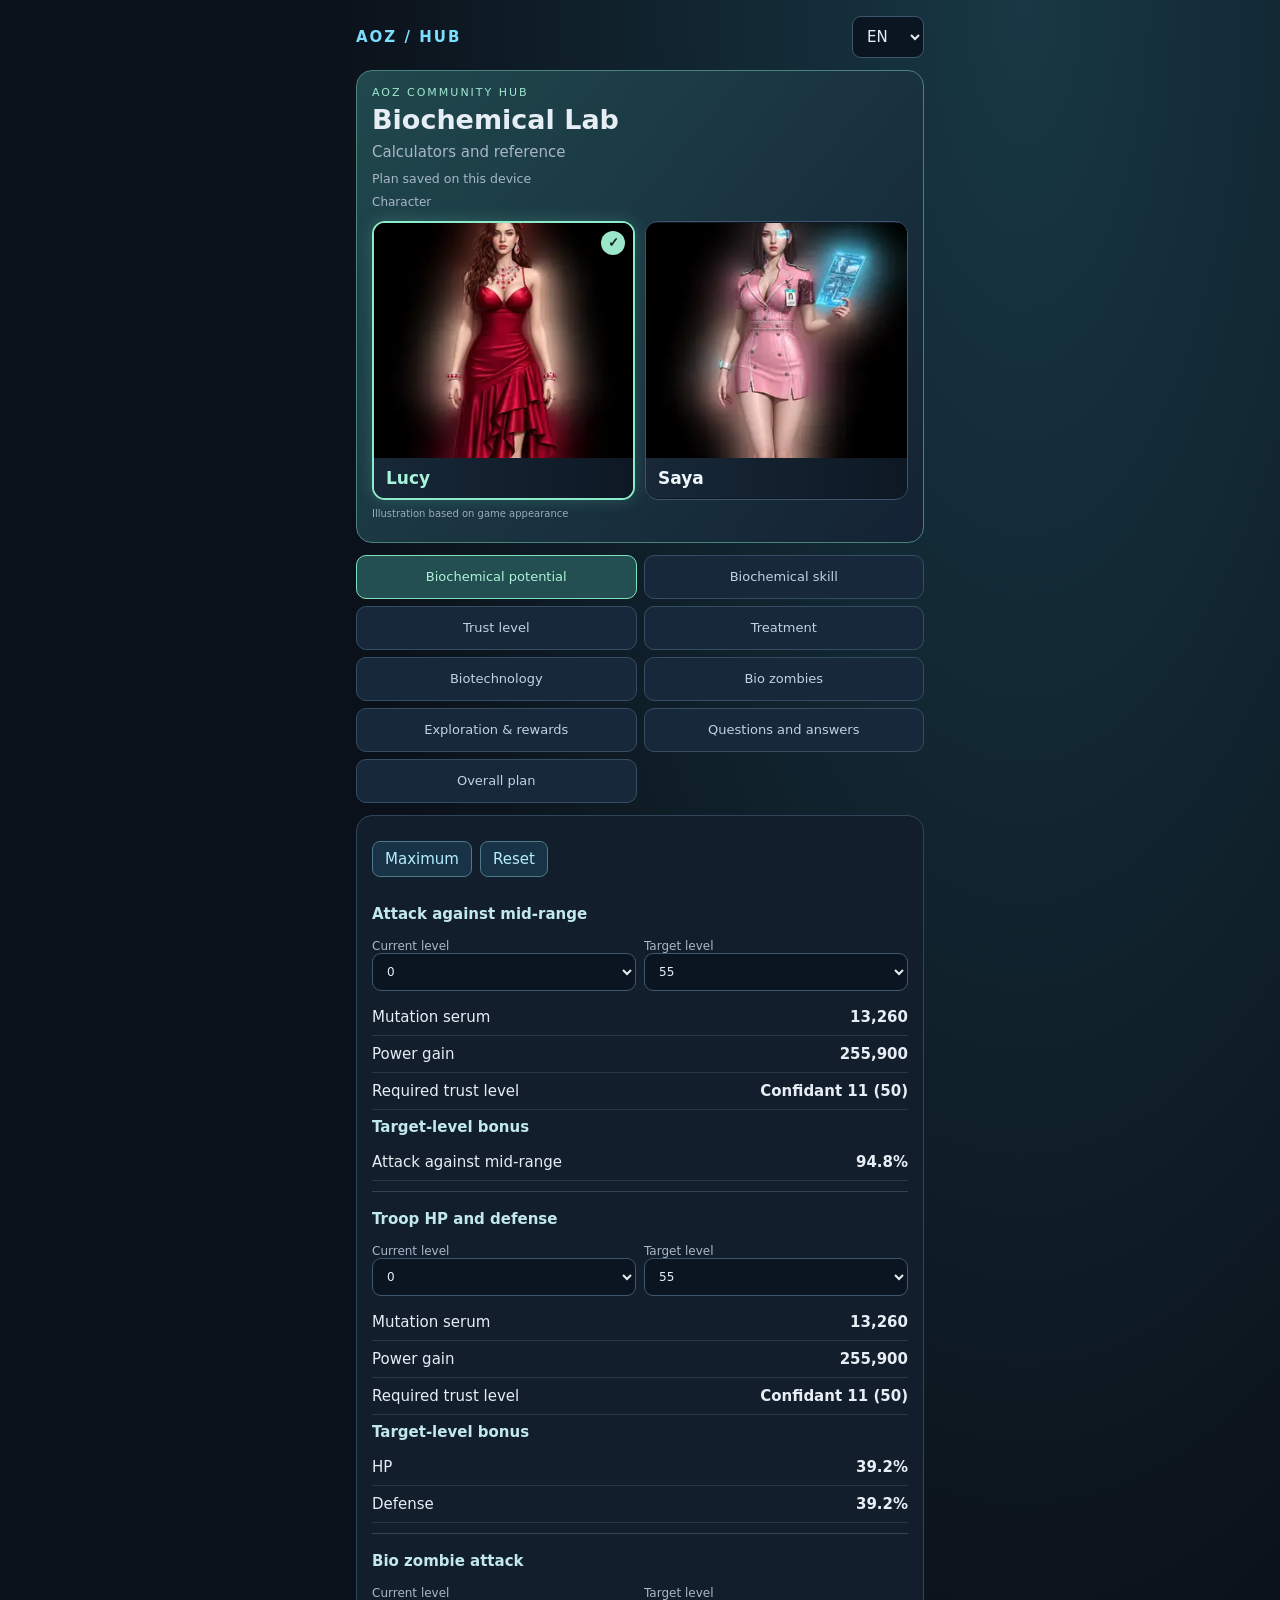
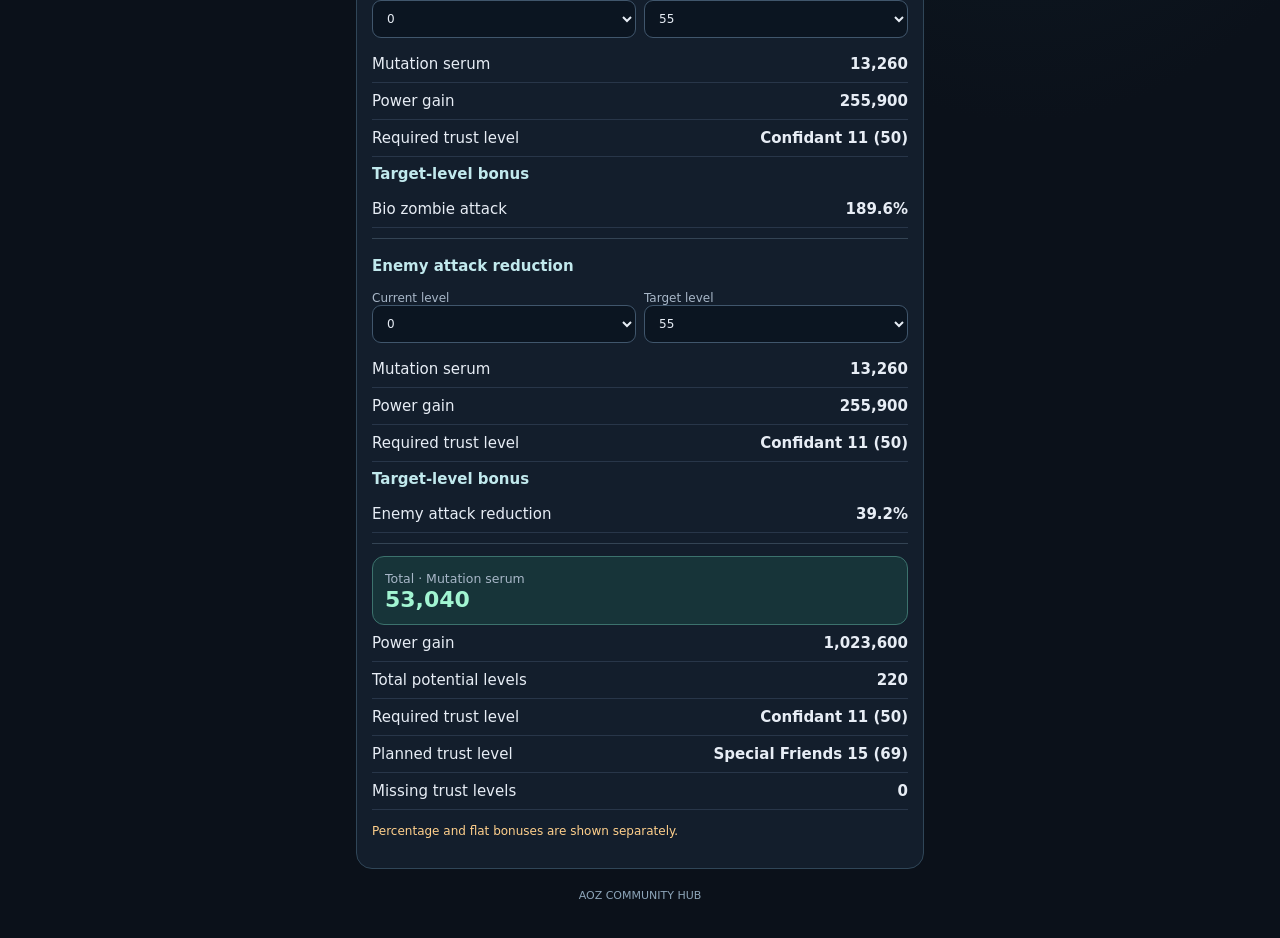
<file: biolab-preview.html>
<!doctype html><html lang="ru"><head><meta charset="utf-8"><meta name="viewport" content="width=device-width,initial-scale=1"><title>AOZ HUB • Biolab</title><style>
*{box-sizing:border-box}body{margin:0;background:radial-gradient(ellipse at 80% 0,#173844,#0b111a 48%);color:#e7edf5;font:15px system-ui}main{max-width:600px;margin:auto;padding:16px}header{display:flex;align-items:center;justify-content:space-between;gap:12px}header b{letter-spacing:2px;color:#7cddff}h1{font-size:27px;margin:12px 0 4px}h2{font-size:19px;margin:0 0 14px}small,.muted{color:#a8b7c8}section,article{background:#131e2c;border:1px solid #304658;border-radius:16px;padding:15px;margin:12px 0}.hero{background:linear-gradient(130deg,#20484d,#142234);border-color:#4a827f}.hero p{margin:8px 0}.tabs,.grid{display:grid;grid-template-columns:repeat(2,minmax(0,1fr));gap:8px}.tabs button{min-height:44px;background:#17283b;border:1px solid #344d63;color:#bed3e4;border-radius:10px;padding:10px 6px;font:inherit;cursor:pointer}.tabs button.active{background:#234f52;color:#adf2d8;border-color:#64ac9c}label{display:block;color:#a8b7c8;font-size:12px;margin:8px 0}select,input{font:inherit;width:100%;padding:10px;border-radius:9px;background:#0b1521;color:#e7edf5;border:1px solid #40566c}header select{width:auto}input[type=checkbox]{width:auto;margin:0 8px}button{cursor:pointer}button:focus-visible,select:focus-visible,input:focus-visible{outline:2px solid #7cddff}.line{display:flex;justify-content:space-between;gap:12px;padding:9px 0;border-bottom:1px solid #283649;align-items:center}.line strong{text-align:end;font-variant-numeric:tabular-nums}.total{background:#173439;border:1px solid #3c726d;border-radius:12px;padding:12px;margin-top:12px}.total strong{color:#a2f5d2;font-size:22px}.warn{color:#ffd08c;font-size:12px;line-height:1.55}.branch{padding:10px 0;border-bottom:1px solid #344454}.branch h3{margin:8px 0;font-size:15px;color:#c1e9ed}.btn{border:1px solid #4f7889;color:#b5edff;background:#183345;padding:8px 12px;border-radius:8px;font:inherit}.actions{display:flex;gap:8px;flex-wrap:wrap;margin:10px 0}details{margin-top:12px}summary{cursor:pointer;color:#a5e5f0}ol{padding-inline-start:25px}li{margin:6px 0}.correct{color:#97efbd;font-weight:700}footer{font-size:11px;color:#8da5b9;text-align:center;margin:20px 0}.tag{color:#9fe8cf;font-size:11px;letter-spacing:2px}h3{font-size:15px} [hidden]{display:none!important}.tablewrap{overflow:auto}table{width:100%;border-collapse:collapse;font-size:12px}th,td{padding:8px;text-align:start;border-bottom:1px solid #344454;white-space:nowrap} 
.hero{position:relative;overflow:hidden;padding:15px}.hero h1{margin-top:5px}.portrait-grid{display:grid;grid-template-columns:repeat(2,minmax(0,1fr));gap:10px;margin-top:12px}.portrait{position:relative;overflow:hidden;border:1px solid #40556c;border-radius:13px;background:#0c1826;color:#edf6fa;text-align:start;padding:0;min-width:0;cursor:pointer;isolation:isolate}.portrait[aria-pressed=true]{border:2px solid #8cebc9;box-shadow:0 0 16px #75eac436}.portrait img{width:100%;height:clamp(145px,44vw,235px);display:block;object-fit:cover;object-position:center 12%;background:radial-gradient(ellipse,#384050,#101a27)}.portrait .pname{display:block;font:700 17px system-ui;padding:10px 12px;background:linear-gradient(90deg,#182838,#0d1824)}.portrait[aria-pressed=true] .pname{color:#a7f4da}.portrait .mark{position:absolute;top:8px;inset-inline-end:8px;display:none;background:#9be5c8;color:#0b211e;border-radius:50%;width:24px;height:24px;text-align:center;line-height:24px;font-weight:800}.portrait[aria-pressed=true] .mark{display:block}.artnote{font-size:10px;margin:6px 0 0;color:#9badbe}.tabs{gap:7px}.tabs button{font-size:13px;overflow-wrap:anywhere;line-height:1.25}.tabs button.active{border-color:#7ee1bb}.collectrow{display:grid;grid-template-columns:auto minmax(0,1fr) auto;gap:8px;align-items:center;padding:8px 0;border-bottom:1px solid #283649}.collectrow label{margin:0;color:#d9e7f1}.collectrow small{display:block;margin-top:3px}.collectrow input{margin:0}.collectrow strong{white-space:nowrap;color:#a6f2d1}.collectlist{max-height:430px;overflow:auto;overscroll-behavior:contain}.total small{overflow-wrap:anywhere}
</style></head><body><main><header><b>AOZ / HUB</b><select id="lang" aria-label="Language"><option value="ru">RU</option><option value="en">EN</option><option value="es">ES</option><option value="vi">VI</option><option value="ar">AR</option><option value="zh">繁中</option><option value="hr">HR</option><option value="it">IT</option></select></header><section class="hero"><div class="tag">AOZ COMMUNITY HUB</div><h1 id="title"></h1><p id="lead" class="muted"></p><small id="saveStatus" role="status"></small><label id="heroLabel" for="hero"></label><div class="portrait-grid" id="portraitGrid"><button type="button" class="portrait" data-pet="201326762"><img alt="" decoding="async"><span class="mark" aria-hidden="true">✓</span><span class="pname"></span></button><button type="button" class="portrait" data-pet="201326792"><img alt="" decoding="async"><span class="mark" aria-hidden="true">✓</span><span class="pname"></span></button></div><p class="artnote" id="artNote"></p><select id="hero" hidden aria-hidden="true" tabindex="-1"><option value="201326762">Lucy / Люси</option><option value="201326792">Saya / Сая</option></select></section><nav id="tabs" class="tabs"></nav><section id="panel"></section><footer>AOZ COMMUNITY HUB</footer></main><script id="data" type="application/json">{"version":1724,"pets":{"201326762":{"trust":[[0,150,0,[50462851,200]],[1,270,1,[50462851,400]],[2,390,2,[50462851,600]],[3,510,3,[50462851,800]],[4,630,4,[50462851,1000]],[5,750,5,[50462851,1200]],[6,870,6,[50462851,1400]],[7,990,7,[50462851,1600]],[8,1140,8,[50462851,1800]],[9,1290,9,[50462851,2000]],[10,1440,10,[50462851,2200]],[11,1590,11,[50462851,2400]],[12,1740,11,[50462851,2600]],[13,1920,11,[50462851,2800]],[14,2100,11,[50462851,3000]],[15,2280,11,[50462851,3200]],[16,2460,11,[50462851,3400]],[17,2640,11,[50462851,3600]],[18,2850,11,[50462851,3800]],[19,3060,11,[50462851,4000]],[20,3270,11,[50462851,4250]],[21,3480,11,[50462851,4500]],[22,3690,11,[50462851,4750]],[23,3930,11,[50462851,5000]],[24,4170,12,[50462851,5250]],[25,4410,12,[50462851,5500]],[26,4650,12,[50462851,5750]],[27,4890,12,[50462851,6000]],[28,5160,12,[50462851,6250]],[29,5430,13,[50462851,6500]],[30,5700,13,[50462851,6750]],[31,5970,13,[50462851,7000]],[32,6240,13,[50462851,7250]],[33,6480,13,[50462851,7500]],[34,6720,14,[50462851,7750]],[35,6960,14,[50462851,8000]],[36,7200,14,[50462851,8250]],[37,7440,14,[50462851,8500]],[38,7650,14,[50462851,8750]],[39,7860,15,[50462851,9000]],[40,8070,15,[50462851,9300]],[41,8280,15,[50462851,9600]],[42,8490,15,[50462851,9900]],[43,8670,15,[50462851,10200]],[44,8850,16,[50462851,10500]],[45,9030,16,[50462851,10800]],[46,9210,16,[50462851,11100]],[47,9390,16,[50462851,11400]],[48,9570,16,[50462851,11700]],[49,11000,16,[50462851,12000]],[50,13000,16,[50462851,12000,50397354,60]],[51,17000,16,[50462851,12300,50397354,60]],[52,22000,16,[50462851,12300,50397354,60,50397355,60]],[53,27000,16,[50462851,12600,50397354,60,50397355,60]],[54,30000,16,[50462851,12600,50397354,120,50397355,60]],[55,33000,16,[50462851,12900,50397354,120,50397355,60]],[56,36000,16,[50462851,12900,50397354,120,50397355,120]],[57,39000,16,[50462851,13200,50397354,120,50397355,120]],[58,42000,16,[50462851,13200,50397354,180,50397355,120]],[59,45000,16,[50462851,13500,50397354,180,50397355,120]],[60,47000,16,[50462851,13500,50397354,180,50397355,180]],[61,49000,16,[50462851,13800,50397354,180,50397355,180]],[62,51000,16,[50462851,13800,50397354,240,50397355,180]],[63,53000,16,[50462851,14100,50397354,240,50397355,180]],[64,55000,16,[50462851,14100,50397354,240,50397355,240]],[65,57000,16,[50462851,14400,50397354,240,50397355,240]],[66,58000,16,[50462851,14400,50397354,300,50397355,240]],[67,59000,16,[50462851,14700,50397354,300,50397355,240]],[68,60000,16,[50462851,14700,50397354,300,50397355,300]],[69,61000,16,[50462851,15000,50397354,300,50397355,300]]],"health":[[0,100,[50462847,0]],[1,200,[50462847,0]],[2,300,[50462847,0]],[3,400,[50462849,10000,50462853,100000,50397350,50]],[4,600,[50462847,1,50462849,10000,50462853,100000,50397350,50]],[5,900,[50397350,80,50462847,1,50462849,10000,50462853,100000]],[6,1200,[50462849,15000,50462853,150000,50397350,80,50462847,1]],[7,1600,[50462848,10000,50462849,15000,50462853,150000,50397350,80,50462847,1,50462852,20000,50462851,1000,50462850,200]],[8,2000,[50462848,10000,50462849,15000,50462853,150000,50397350,80,50462847,1,50462852,20000,50462851,1000,50462850,200]],[9,2500,[50462848,10000,50462849,20000,50462853,200000,50397350,80,50462847,1,50462852,20000,50462851,1000,50462850,200]],[10,3000,[50462848,20000,50462849,20000,50462853,200000,50397350,80,50462847,1,50462852,20000,50462851,1000,50462850,200]],[11,3600,[50462848,20000,50462849,20000,50462853,200000,50397350,80,50462847,1,50462852,20000,50462851,1000,50462850,200]],[12,4200,[50462848,20000,50462849,25000,50462853,250000,50397350,80,50462847,1,50462852,20000,50462851,1000,50462850,200]],[13,4900,[50462848,20000,50462849,25000,50462853,250000,50397350,80,50462847,1,50462852,20000,50462851,1000,50462850,200]],[14,5600,[50462848,20000,50462849,25000,50462853,250000,50397350,110,50462847,1,50462852,20000,50462851,1000,50462850,200]],[15,6400,[50397352,50,50462848,20000,50462849,25000,50462853,250000,50397350,110,50462847,1,50462852,20000,50462851,1000,50462850,200]],[16,7500,[50397352,50,50462848,20000,50462849,30000,50462853,300000,50397350,110,50462847,1,50462852,20000,50462851,1000,50462850,200]]]},"201326792":{"trust":[[0,150,0,[50397353,20]],[1,270,1,[50397353,40]],[2,390,2,[50397353,60]],[3,510,3,[50397353,80]],[4,630,4,[50397353,100]],[5,780,5,[50397353,120]],[6,930,6,[50397353,140]],[7,1080,7,[50397353,160]],[8,1230,8,[50397353,180]],[9,1425,9,[50462851,500,50397353,180]],[10,1620,10,[50397353,210,50462851,500]],[11,1815,11,[50397353,240,50462851,500]],[12,2010,11,[50397353,270,50462851,500]],[13,2200,11,[50397353,300,50462851,500]],[14,2440,11,[50397353,330,50462851,500]],[15,2680,11,[50397353,360,50462851,500]],[16,2920,11,[50397353,390,50462851,500]],[17,3160,11,[50397353,420,50462851,500]],[18,3400,11,[50397353,450,50462851,500]],[19,3700,11,[50462851,1000,50397353,450]],[20,4000,11,[50397353,490,50462851,1000]],[21,4300,11,[50397353,530,50462851,1000]],[22,4600,11,[50397353,570,50462851,1000]],[23,4900,11,[50397353,610,50462851,1000]],[24,5260,12,[50397353,650,50462851,1000]],[25,5620,12,[50397353,690,50462851,1000]],[26,5980,12,[50397353,730,50462851,1000]],[27,6340,12,[50397353,770,50462851,1000]],[28,6700,12,[50397353,810,50462851,1000]],[29,7120,13,[50462851,1750,50397353,810]],[30,7540,13,[50397353,860,50462851,1750]],[31,7960,13,[50397353,910,50462851,1750]],[32,8380,13,[50397353,960,50462851,1750]],[33,8800,13,[50397353,1010,50462851,1750]],[34,9280,14,[50397353,1060,50462851,1750]],[35,9760,14,[50397353,1110,50462851,1750]],[36,10240,14,[50397353,1160,50462851,1750]],[37,10720,14,[50397353,1210,50462851,1750]],[38,11200,14,[50397353,1260,50462851,1750]],[39,11740,15,[50462851,2500,50397353,1260]],[40,12280,15,[50397353,1320,50462851,2500]],[41,12820,15,[50397353,1380,50462851,2500]],[42,13360,15,[50397353,1440,50462851,2500]],[43,13900,15,[50397353,1500,50462851,2500]],[44,14500,16,[50397353,1560,50462851,2500]],[45,15100,16,[50397353,1620,50462851,2500]],[46,15700,16,[50397353,1680,50462851,2500]],[47,16300,16,[50397353,1740,50462851,2500]],[48,16900,16,[50397353,1800,50462851,2500]],[49,18000,16,[50462851,3500,50397353,1800]],[50,20000,16,[50397353,1860,50462851,3500]],[51,22000,16,[50397353,1920,50462851,3500]],[52,24000,16,[50397353,1980,50462851,3500]],[53,27000,16,[50397353,2040,50462851,3500]],[54,30000,16,[50397353,2100,50462851,3500]],[55,33000,16,[50397353,2160,50462851,3500]],[56,36000,16,[50397353,2220,50462851,3500]],[57,39000,16,[50397353,2280,50462851,3500]],[58,42000,16,[50397353,2340,50462851,3500]],[59,45000,16,[50462851,4500,50397353,2340]],[60,47000,16,[50397353,2400,50462851,4500]],[61,49000,16,[50397353,2460,50462851,4500]],[62,51000,16,[50397353,2520,50462851,4500]],[63,53000,16,[50397353,2580,50462851,4500]],[64,55000,16,[50397353,2640,50462851,4500]],[65,57000,16,[50397353,2700,50462851,4500]],[66,58000,16,[50397353,2760,50462851,4500]],[67,59000,16,[50397353,2820,50462851,4500]],[68,60000,16,[50397353,2880,50462851,4500]],[69,61000,16,[50462851,5500,50397353,2880]]],"health":[[0,150,[50462859,0]],[1,250,[50462859,1000]],[2,600,[50462859,2000]],[3,1000,[50397353,50,50397355,50,50397354,50,50462859,2000]],[4,1500,[50397353,100,50397355,100,50397354,100,50462859,2000]],[5,2000,[50397353,100,50397355,100,50397354,100,50462859,3000]],[6,3000,[50397353,200,50397355,200,50397354,200,50462859,3000]],[7,4000,[50462861,30,50397353,200,50397355,200,50397354,200,50462859,3000]],[8,5000,[50462861,50,50397353,200,50397355,200,50397354,200,50462859,3000]],[9,6000,[50462861,50,50397353,300,50397355,300,50397354,300,50462859,3000]],[10,7000,[50462861,50,50397353,300,50397355,300,50397354,300,50462859,4000]],[11,8000,[50462861,50,50397353,300,50397355,300,50397354,300,50462859,4000]],[12,9000,[50462861,75,50397353,300,50397355,300,50397354,300,50462859,4000]],[13,10000,[50462861,75,50397353,400,50397355,400,50397354,400,50462859,4000]],[14,11000,[50462861,75,50397353,400,50397355,400,50397354,400,50462859,5000]],[15,12000,[50462861,100,50397353,400,50397355,400,50397354,400,50462859,5000]],[16,13000,[50462861,100,50397353,500,50397355,500,50397354,500,50462859,5000]]]}},"branches":[{"pet":201326762,"id":201326853,"rows":[[1,30,5,8100,[50397423,30]],[2,37,5,12600,[50397423,47]],[3,44,5,17200,[50397423,64]],[4,51,5,21800,[50397423,81]],[5,58,10,26400,[50397423,98]],[6,65,10,31000,[50397423,115]],[7,72,10,35600,[50397423,132]],[8,79,10,40200,[50397423,149]],[9,86,10,44800,[50397423,166]],[10,93,10,49400,[50397423,183]],[11,100,15,54000,[50397423,200]],[12,107,15,58500,[50397423,217]],[13,114,15,63100,[50397423,234]],[14,121,15,67700,[50397423,251]],[15,128,20,72300,[50397423,268]],[16,135,20,76900,[50397423,285]],[17,142,20,81500,[50397423,302]],[18,149,20,86100,[50397423,319]],[19,156,20,90700,[50397423,336]],[20,163,25,95300,[50397423,353]],[21,170,25,99900,[50397423,370]],[22,177,25,104400,[50397423,387]],[23,184,25,109000,[50397423,404]],[24,191,25,113600,[50397423,421]],[25,198,30,118200,[50397423,438]],[26,205,30,122800,[50397423,455]],[27,212,30,127400,[50397423,472]],[28,219,30,132000,[50397423,489]],[29,226,30,136600,[50397423,506]],[30,233,35,141200,[50397423,523]],[31,240,35,145800,[50397423,540]],[32,247,35,150300,[50397423,557]],[33,254,35,154900,[50397423,574]],[34,261,35,159500,[50397423,591]],[35,268,40,164100,[50397423,608]],[36,280,40,168700,[50397423,625]],[37,292,40,173300,[50397423,642]],[38,304,40,177900,[50397423,659]],[39,316,40,182500,[50397423,676]],[40,328,45,187100,[50397423,693]],[41,340,45,191700,[50397423,710]],[42,352,45,196200,[50397423,727]],[43,364,45,200800,[50397423,744]],[44,376,45,205400,[50397423,761]],[45,388,50,210000,[50397423,778]],[46,403,50,214600,[50397423,795]],[47,418,50,219200,[50397423,812]],[48,433,50,223800,[50397423,829]],[49,448,50,228400,[50397423,846]],[50,463,50,233000,[50397423,863]],[51,478,50,237600,[50397423,880]],[52,493,50,242100,[50397423,897]],[53,508,50,246700,[50397423,914]],[54,523,50,251300,[50397423,931]],[55,538,50,255900,[50397423,948]]]},{"pet":201326762,"id":201326854,"rows":[[1,30,5,8100,[50397255,14,50397279,14]],[2,37,5,12600,[50397255,21,50397279,21]],[3,44,5,17200,[50397255,28,50397279,28]],[4,51,5,21800,[50397255,35,50397279,35]],[5,58,10,26400,[50397255,42,50397279,42]],[6,65,10,31000,[50397255,49,50397279,49]],[7,72,10,35600,[50397255,56,50397279,56]],[8,79,10,40200,[50397255,63,50397279,63]],[9,86,10,44800,[50397255,70,50397279,70]],[10,93,10,49400,[50397255,77,50397279,77]],[11,100,15,54000,[50397255,84,50397279,84]],[12,107,15,58500,[50397255,91,50397279,91]],[13,114,15,63100,[50397255,98,50397279,98]],[14,121,15,67700,[50397255,105,50397279,105]],[15,128,20,72300,[50397255,112,50397279,112]],[16,135,20,76900,[50397255,119,50397279,119]],[17,142,20,81500,[50397255,126,50397279,126]],[18,149,20,86100,[50397255,133,50397279,133]],[19,156,20,90700,[50397255,140,50397279,140]],[20,163,25,95300,[50397255,147,50397279,147]],[21,170,25,99900,[50397255,154,50397279,154]],[22,177,25,104400,[50397255,161,50397279,161]],[23,184,25,109000,[50397255,168,50397279,168]],[24,191,25,113600,[50397255,175,50397279,175]],[25,198,30,118200,[50397255,182,50397279,182]],[26,205,30,122800,[50397255,189,50397279,189]],[27,212,30,127400,[50397255,196,50397279,196]],[28,219,30,132000,[50397255,203,50397279,203]],[29,226,30,136600,[50397255,210,50397279,210]],[30,233,35,141200,[50397255,217,50397279,217]],[31,240,35,145800,[50397255,224,50397279,224]],[32,247,35,150300,[50397255,231,50397279,231]],[33,254,35,154900,[50397255,238,50397279,238]],[34,261,35,159500,[50397255,245,50397279,245]],[35,268,40,164100,[50397255,252,50397279,252]],[36,280,40,168700,[50397255,259,50397279,259]],[37,292,40,173300,[50397255,266,50397279,266]],[38,304,40,177900,[50397255,273,50397279,273]],[39,316,40,182500,[50397255,280,50397279,280]],[40,328,45,187100,[50397255,287,50397279,287]],[41,340,45,191700,[50397255,294,50397279,294]],[42,352,45,196200,[50397255,301,50397279,301]],[43,364,45,200800,[50397255,308,50397279,308]],[44,376,45,205400,[50397255,315,50397279,315]],[45,388,50,210000,[50397255,322,50397279,322]],[46,403,50,214600,[50397255,329,50397279,329]],[47,418,50,219200,[50397255,336,50397279,336]],[48,433,50,223800,[50397255,343,50397279,343]],[49,448,50,228400,[50397255,350,50397279,350]],[50,463,50,233000,[50397255,357,50397279,357]],[51,478,50,237600,[50397255,364,50397279,364]],[52,493,50,242100,[50397255,371,50397279,371]],[53,508,50,246700,[50397255,378,50397279,378]],[54,523,50,251300,[50397255,385,50397279,385]],[55,538,50,255900,[50397255,392,50397279,392]]]},{"pet":201326762,"id":201326855,"rows":[[1,30,5,8100,[50397353,60]],[2,37,5,12600,[50397353,94]],[3,44,5,17200,[50397353,128]],[4,51,5,21800,[50397353,162]],[5,58,10,26400,[50397353,196]],[6,65,10,31000,[50397353,230]],[7,72,10,35600,[50397353,264]],[8,79,10,40200,[50397353,298]],[9,86,10,44800,[50397353,332]],[10,93,10,49400,[50397353,366]],[11,100,15,54000,[50397353,400]],[12,107,15,58500,[50397353,434]],[13,114,15,63100,[50397353,468]],[14,121,15,67700,[50397353,502]],[15,128,20,72300,[50397353,536]],[16,135,20,76900,[50397353,570]],[17,142,20,81500,[50397353,604]],[18,149,20,86100,[50397353,638]],[19,156,20,90700,[50397353,672]],[20,163,25,95300,[50397353,706]],[21,170,25,99900,[50397353,740]],[22,177,25,104400,[50397353,774]],[23,184,25,109000,[50397353,808]],[24,191,25,113600,[50397353,842]],[25,198,30,118200,[50397353,876]],[26,205,30,122800,[50397353,910]],[27,212,30,127400,[50397353,944]],[28,219,30,132000,[50397353,978]],[29,226,30,136600,[50397353,1012]],[30,233,35,141200,[50397353,1046]],[31,240,35,145800,[50397353,1080]],[32,247,35,150300,[50397353,1114]],[33,254,35,154900,[50397353,1148]],[34,261,35,159500,[50397353,1182]],[35,268,40,164100,[50397353,1216]],[36,280,40,168700,[50397353,1250]],[37,292,40,173300,[50397353,1284]],[38,304,40,177900,[50397353,1318]],[39,316,40,182500,[50397353,1352]],[40,328,45,187100,[50397353,1386]],[41,340,45,191700,[50397353,1420]],[42,352,45,196200,[50397353,1454]],[43,364,45,200800,[50397353,1488]],[44,376,45,205400,[50397353,1522]],[45,388,50,210000,[50397353,1556]],[46,403,50,214600,[50397353,1590]],[47,418,50,219200,[50397353,1624]],[48,433,50,223800,[50397353,1658]],[49,448,50,228400,[50397353,1692]],[50,463,50,233000,[50397353,1726]],[51,478,50,237600,[50397353,1760]],[52,493,50,242100,[50397353,1794]],[53,508,50,246700,[50397353,1828]],[54,523,50,251300,[50397353,1862]],[55,538,50,255900,[50397353,1896]]]},{"pet":201326762,"id":201326856,"rows":[[1,30,5,8100,[50397430,14]],[2,37,5,12600,[50397430,21]],[3,44,5,17200,[50397430,28]],[4,51,5,21800,[50397430,35]],[5,58,10,26400,[50397430,42]],[6,65,10,31000,[50397430,49]],[7,72,10,35600,[50397430,56]],[8,79,10,40200,[50397430,63]],[9,86,10,44800,[50397430,70]],[10,93,10,49400,[50397430,77]],[11,100,15,54000,[50397430,84]],[12,107,15,58500,[50397430,91]],[13,114,15,63100,[50397430,98]],[14,121,15,67700,[50397430,105]],[15,128,20,72300,[50397430,112]],[16,135,20,76900,[50397430,119]],[17,142,20,81500,[50397430,126]],[18,149,20,86100,[50397430,133]],[19,156,20,90700,[50397430,140]],[20,163,25,95300,[50397430,147]],[21,170,25,99900,[50397430,154]],[22,177,25,104400,[50397430,161]],[23,184,25,109000,[50397430,168]],[24,191,25,113600,[50397430,175]],[25,198,30,118200,[50397430,182]],[26,205,30,122800,[50397430,189]],[27,212,30,127400,[50397430,196]],[28,219,30,132000,[50397430,203]],[29,226,30,136600,[50397430,210]],[30,233,35,141200,[50397430,217]],[31,240,35,145800,[50397430,224]],[32,247,35,150300,[50397430,231]],[33,254,35,154900,[50397430,238]],[34,261,35,159500,[50397430,245]],[35,268,40,164100,[50397430,252]],[36,280,40,168700,[50397430,259]],[37,292,40,173300,[50397430,266]],[38,304,40,177900,[50397430,273]],[39,316,40,182500,[50397430,280]],[40,328,45,187100,[50397430,287]],[41,340,45,191700,[50397430,294]],[42,352,45,196200,[50397430,301]],[43,364,45,200800,[50397430,308]],[44,376,45,205400,[50397430,315]],[45,388,50,210000,[50397430,322]],[46,403,50,214600,[50397430,329]],[47,418,50,219200,[50397430,336]],[48,433,50,223800,[50397430,343]],[49,448,50,228400,[50397430,350]],[50,463,50,233000,[50397430,357]],[51,478,50,237600,[50397430,364]],[52,493,50,242100,[50397430,371]],[53,508,50,246700,[50397430,378]],[54,523,50,251300,[50397430,385]],[55,538,50,255900,[50397430,392]]]},{"pet":201326792,"id":201326857,"rows":[[1,30,5,8100,[50397424,30]],[2,37,5,12600,[50397424,47]],[3,44,5,17200,[50397424,64]],[4,51,5,21800,[50397424,81]],[5,58,10,26400,[50397424,98]],[6,65,10,31000,[50397424,115]],[7,72,10,35600,[50397424,132]],[8,79,10,40200,[50397424,149]],[9,86,10,44800,[50397424,166]],[10,93,10,49400,[50397424,183]],[11,100,15,54000,[50397424,200]],[12,107,15,58500,[50397424,217]],[13,114,15,63100,[50397424,234]],[14,121,15,67700,[50397424,251]],[15,128,20,72300,[50397424,268]],[16,135,20,76900,[50397424,285]],[17,142,20,81500,[50397424,302]],[18,149,20,86100,[50397424,319]],[19,156,20,90700,[50397424,336]],[20,163,25,95300,[50397424,353]],[21,170,25,99900,[50397424,370]],[22,177,25,104400,[50397424,387]],[23,184,25,109000,[50397424,404]],[24,191,25,113600,[50397424,421]],[25,198,30,118200,[50397424,438]],[26,205,30,122800,[50397424,455]],[27,212,30,127400,[50397424,472]],[28,219,30,132000,[50397424,489]],[29,226,30,136600,[50397424,506]],[30,233,35,141200,[50397424,523]],[31,240,35,145800,[50397424,540]],[32,247,35,150300,[50397424,557]],[33,254,35,154900,[50397424,574]],[34,261,35,159500,[50397424,591]],[35,268,40,164100,[50397424,608]],[36,280,40,168700,[50397424,625]],[37,292,40,173300,[50397424,642]],[38,304,40,177900,[50397424,659]],[39,316,40,182500,[50397424,676]],[40,328,45,187100,[50397424,693]],[41,340,45,191700,[50397424,710]],[42,352,45,196200,[50397424,727]],[43,364,45,200800,[50397424,744]],[44,376,45,205400,[50397424,761]],[45,388,50,210000,[50397424,778]],[46,403,50,214600,[50397424,795]],[47,418,50,219200,[50397424,812]],[48,433,50,223800,[50397424,829]],[49,448,50,228400,[50397424,846]],[50,463,50,233000,[50397424,863]],[51,478,50,237600,[50397424,880]],[52,493,50,242100,[50397424,897]],[53,508,50,246700,[50397424,914]],[54,523,50,251300,[50397424,931]],[55,538,50,255900,[50397424,948]]]},{"pet":201326792,"id":201326858,"rows":[[1,30,5,8100,[50397254,14]],[2,37,5,12600,[50397254,21]],[3,44,5,17200,[50397254,28]],[4,51,5,21800,[50397254,35]],[5,58,10,26400,[50397254,42]],[6,65,10,31000,[50397254,49]],[7,72,10,35600,[50397254,56]],[8,79,10,40200,[50397254,63]],[9,86,10,44800,[50397254,70]],[10,93,10,49400,[50397254,77]],[11,100,15,54000,[50397254,84]],[12,107,15,58500,[50397254,91]],[13,114,15,63100,[50397254,98]],[14,121,15,67700,[50397254,105]],[15,128,20,72300,[50397254,112]],[16,135,20,76900,[50397254,119]],[17,142,20,81500,[50397254,126]],[18,149,20,86100,[50397254,133]],[19,156,20,90700,[50397254,140]],[20,163,25,95300,[50397254,147]],[21,170,25,99900,[50397254,154]],[22,177,25,104400,[50397254,161]],[23,184,25,109000,[50397254,168]],[24,191,25,113600,[50397254,175]],[25,198,30,118200,[50397254,182]],[26,205,30,122800,[50397254,189]],[27,212,30,127400,[50397254,196]],[28,219,30,132000,[50397254,203]],[29,226,30,136600,[50397254,210]],[30,233,35,141200,[50397254,217]],[31,240,35,145800,[50397254,224]],[32,247,35,150300,[50397254,231]],[33,254,35,154900,[50397254,238]],[34,261,35,159500,[50397254,245]],[35,268,40,164100,[50397254,252]],[36,280,40,168700,[50397254,259]],[37,292,40,173300,[50397254,266]],[38,304,40,177900,[50397254,273]],[39,316,40,182500,[50397254,280]],[40,328,45,187100,[50397254,287]],[41,340,45,191700,[50397254,294]],[42,352,45,196200,[50397254,301]],[43,364,45,200800,[50397254,308]],[44,376,45,205400,[50397254,315]],[45,388,50,210000,[50397254,322]],[46,403,50,214600,[50397254,329]],[47,418,50,219200,[50397254,336]],[48,433,50,223800,[50397254,343]],[49,448,50,228400,[50397254,350]],[50,463,50,233000,[50397254,357]],[51,478,50,237600,[50397254,364]],[52,493,50,242100,[50397254,371]],[53,508,50,246700,[50397254,378]],[54,523,50,251300,[50397254,385]],[55,538,50,255900,[50397254,392]]]},{"pet":201326792,"id":201326859,"rows":[[1,30,5,8100,[50397354,60,50397355,60]],[2,37,5,12600,[50397354,94,50397355,94]],[3,44,5,17200,[50397354,128,50397355,128]],[4,51,5,21800,[50397354,162,50397355,162]],[5,58,10,26400,[50397354,196,50397355,196]],[6,65,10,31000,[50397354,230,50397355,230]],[7,72,10,35600,[50397354,264,50397355,264]],[8,79,10,40200,[50397354,298,50397355,298]],[9,86,10,44800,[50397354,332,50397355,332]],[10,93,10,49400,[50397354,366,50397355,366]],[11,100,15,54000,[50397354,400,50397355,400]],[12,107,15,58500,[50397354,434,50397355,434]],[13,114,15,63100,[50397354,468,50397355,468]],[14,121,15,67700,[50397354,502,50397355,502]],[15,128,20,72300,[50397354,536,50397355,536]],[16,135,20,76900,[50397354,570,50397355,570]],[17,142,20,81500,[50397354,604,50397355,604]],[18,149,20,86100,[50397354,638,50397355,638]],[19,156,20,90700,[50397354,672,50397355,672]],[20,163,25,95300,[50397354,706,50397355,706]],[21,170,25,99900,[50397354,740,50397355,740]],[22,177,25,104400,[50397354,774,50397355,774]],[23,184,25,109000,[50397354,808,50397355,808]],[24,191,25,113600,[50397354,842,50397355,842]],[25,198,30,118200,[50397354,876,50397355,876]],[26,205,30,122800,[50397354,910,50397355,910]],[27,212,30,127400,[50397354,944,50397355,944]],[28,219,30,132000,[50397354,978,50397355,978]],[29,226,30,136600,[50397354,1012,50397355,1012]],[30,233,35,141200,[50397354,1046,50397355,1046]],[31,240,35,145800,[50397354,1080,50397355,1080]],[32,247,35,150300,[50397354,1114,50397355,1114]],[33,254,35,154900,[50397354,1148,50397355,1148]],[34,261,35,159500,[50397354,1182,50397355,1182]],[35,268,40,164100,[50397354,1216,50397355,1216]],[36,280,40,168700,[50397354,1250,50397355,1250]],[37,292,40,173300,[50397354,1284,50397355,1284]],[38,304,40,177900,[50397354,1318,50397355,1318]],[39,316,40,182500,[50397354,1352,50397355,1352]],[40,328,45,187100,[50397354,1386,50397355,1386]],[41,340,45,191700,[50397354,1420,50397355,1420]],[42,352,45,196200,[50397354,1454,50397355,1454]],[43,364,45,200800,[50397354,1488,50397355,1488]],[44,376,45,205400,[50397354,1522,50397355,1522]],[45,388,50,210000,[50397354,1556,50397355,1556]],[46,403,50,214600,[50397354,1590,50397355,1590]],[47,418,50,219200,[50397354,1624,50397355,1624]],[48,433,50,223800,[50397354,1658,50397355,1658]],[49,448,50,228400,[50397354,1692,50397355,1692]],[50,463,50,233000,[50397354,1726,50397355,1726]],[51,478,50,237600,[50397354,1760,50397355,1760]],[52,493,50,242100,[50397354,1794,50397355,1794]],[53,508,50,246700,[50397354,1828,50397355,1828]],[54,523,50,251300,[50397354,1862,50397355,1862]],[55,538,50,255900,[50397354,1896,50397355,1896]]]},{"pet":201326792,"id":201326860,"rows":[[1,30,5,8100,[50397513,14]],[2,37,5,12600,[50397513,21]],[3,44,5,17200,[50397513,28]],[4,51,5,21800,[50397513,35]],[5,58,10,26400,[50397513,42]],[6,65,10,31000,[50397513,49]],[7,72,10,35600,[50397513,56]],[8,79,10,40200,[50397513,63]],[9,86,10,44800,[50397513,70]],[10,93,10,49400,[50397513,77]],[11,100,15,54000,[50397513,84]],[12,107,15,58500,[50397513,91]],[13,114,15,63100,[50397513,98]],[14,121,15,67700,[50397513,105]],[15,128,20,72300,[50397513,112]],[16,135,20,76900,[50397513,119]],[17,142,20,81500,[50397513,126]],[18,149,20,86100,[50397513,133]],[19,156,20,90700,[50397513,140]],[20,163,25,95300,[50397513,147]],[21,170,25,99900,[50397513,154]],[22,177,25,104400,[50397513,161]],[23,184,25,109000,[50397513,168]],[24,191,25,113600,[50397513,175]],[25,198,30,118200,[50397513,182]],[26,205,30,122800,[50397513,189]],[27,212,30,127400,[50397513,196]],[28,219,30,132000,[50397513,203]],[29,226,30,136600,[50397513,210]],[30,233,35,141200,[50397513,217]],[31,240,35,145800,[50397513,224]],[32,247,35,150300,[50397513,231]],[33,254,35,154900,[50397513,238]],[34,261,35,159500,[50397513,245]],[35,268,40,164100,[50397513,252]],[36,280,40,168700,[50397513,259]],[37,292,40,173300,[50397513,266]],[38,304,40,177900,[50397513,273]],[39,316,40,182500,[50397513,280]],[40,328,45,187100,[50397513,287]],[41,340,45,191700,[50397513,294]],[42,352,45,196200,[50397513,301]],[43,364,45,200800,[50397513,308]],[44,376,45,205400,[50397513,315]],[45,388,50,210000,[50397513,322]],[46,403,50,214600,[50397513,329]],[47,418,50,219200,[50397513,336]],[48,433,50,223800,[50397513,343]],[49,448,50,228400,[50397513,350]],[50,463,50,233000,[50397513,357]],[51,478,50,237600,[50397513,364]],[52,493,50,242100,[50397513,371]],[53,508,50,246700,[50397513,378]],[54,523,50,251300,[50397513,385]],[55,538,50,255900,[50397513,392]]]}],"skills":{"201326762":[[1,10,4,47200,[48,320]],[2,20,4,66100,[96,320]],[3,30,4,85000,[144,320]],[4,40,4,103900,[192,320]],[5,50,16,151200,[240,340]],[6,60,16,170100,[288,340]],[7,70,16,189000,[336,340]],[8,80,16,207900,[384,340]],[9,90,16,226800,[432,340]],[10,100,32,274000,[480,360]],[11,115,32,292900,[528,360]],[12,130,32,311800,[576,360]],[13,145,32,330700,[624,360]],[14,160,32,349600,[672,360]],[15,175,56,396900,[720,380]],[16,190,56,415800,[768,380]],[17,205,56,434700,[816,380]],[18,220,56,453600,[864,380]],[19,235,56,472500,[912,380]],[20,250,80,519700,[960,400]],[21,270,80,538600,[1008,400]],[22,290,80,557500,[1056,400]],[23,310,80,576400,[1104,400]],[24,330,80,595300,[1152,400]],[25,350,104,642600,[1200,420]],[26,370,104,661500,[1248,420]],[27,390,104,680400,[1296,420]],[28,410,104,699300,[1344,420]],[29,430,104,718200,[1392,420]],[30,450,132,765400,[1440,440]],[31,482,132,784300,[1488,440]],[32,514,132,803200,[1536,440]],[33,546,132,822100,[1584,440]],[34,578,132,841000,[1632,440]],[35,610,160,888300,[1680,460]],[36,642,160,907200,[1728,460]],[37,674,160,926100,[1776,460]],[38,706,160,945000,[1824,460]],[39,738,160,963900,[1872,460]],[40,770,188,1011100,[1920,480]],[41,820,188,1030000,[1968,480]],[42,870,188,1048900,[2016,480]],[43,920,188,1067800,[2064,480]],[44,970,188,1086700,[2112,480]],[45,1020,220,1134000,[2160,500]]],"201326792":[[1,10,4,47200,[38,450,2]],[2,20,4,66100,[76,450,2]],[3,30,4,85000,[114,450,2]],[4,40,4,103900,[152,450,2]],[5,50,16,151200,[190,480,2]],[6,60,16,170100,[228,480,2]],[7,70,16,189000,[266,480,2]],[8,80,16,207900,[304,480,2]],[9,90,16,226800,[342,480,2]],[10,100,32,274000,[380,510,2]],[11,115,32,292900,[418,510,2]],[12,130,32,311800,[456,510,2]],[13,145,32,330700,[494,510,2]],[14,160,32,349600,[532,510,2]],[15,175,56,396900,[570,540,2]],[16,190,56,415800,[608,540,2]],[17,205,56,434700,[646,540,2]],[18,220,56,453600,[684,540,2]],[19,235,56,472500,[722,540,2]],[20,250,80,519700,[760,570,2]],[21,270,80,538600,[798,570,2]],[22,290,80,557500,[836,570,2]],[23,310,80,576400,[874,570,2]],[24,330,80,595300,[912,570,2]],[25,350,104,642600,[950,600,2]],[26,370,104,661500,[988,600,2]],[27,390,104,680400,[1026,600,2]],[28,410,104,699300,[1064,600,2]],[29,430,104,718200,[1102,600,2]],[30,450,132,765400,[1140,630,2]],[31,482,132,784300,[1178,630,2]],[32,514,132,803200,[1216,630,2]],[33,546,132,822100,[1254,630,2]],[34,578,132,841000,[1292,630,2]],[35,610,160,888300,[1330,660,2]],[36,642,160,907200,[1368,660,2]],[37,674,160,926100,[1406,660,2]],[38,706,160,945000,[1444,660,2]],[39,738,160,963900,[1482,660,2]],[40,770,188,1011100,[1520,690,2]],[41,820,188,1030000,[1558,690,2]],[42,870,188,1048900,[1596,690,2]],[43,920,188,1067800,[1634,690,2]],[44,970,188,1086700,[1672,690,2]],[45,1020,220,1134000,[1710,720,2]]]},"genes":[{"gid":110,"s":[],"s_s":"","g":11,"ic":"","es":[50397353,50]},{"gid":111,"s":[],"s_s":"","g":11,"ic":"","es":[50397353,50]},{"gid":112,"s":[],"s_s":"L1","g":11,"ic":"icon_83886443","es":[50462851,1000,50462852,10000]},{"gid":120,"s":[],"s_s":"","g":12,"ic":"","es":[50397353,50]},{"gid":121,"s":[],"s_s":"","g":12,"ic":"","es":[50397353,50]},{"gid":122,"s":[],"s_s":"L2","g":12,"ic":"icon_83886443","es":[50462851,1000,50462852,10000]},{"gid":130,"s":[],"s_s":"","g":13,"ic":"","es":[50397353,50]},{"gid":131,"s":[],"s_s":"","g":13,"ic":"","es":[50397353,50]},{"gid":132,"s":[83886474,1],"s_s":"L3","g":13,"ic":"icon_83886458","es":[50397363,400]},{"gid":210,"s":[],"s_s":"","g":21,"ic":"","es":[50397353,50]},{"gid":211,"s":[],"s_s":"","g":21,"ic":"","es":[50397353,50]},{"gid":212,"s":[],"s_s":"C1","g":21,"ic":"icon_83886443","es":[50462851,1000,50462852,10000]},{"gid":220,"s":[],"s_s":"","g":22,"ic":"","es":[50397353,50]},{"gid":221,"s":[],"s_s":"","g":22,"ic":"","es":[50397354,50]},{"gid":222,"s":[],"s_s":"C2","g":22,"ic":"icon_83886438","es":[50397351,150,50462850,100]},{"gid":230,"s":[],"s_s":"","g":23,"ic":"","es":[50397353,50]},{"gid":231,"s":[],"s_s":"","g":23,"ic":"","es":[50397355,50]},{"gid":232,"s":[83886475,1],"s_s":"C3","g":23,"ic":"icon_83886459","es":[50397362,50]},{"gid":310,"s":[],"s_s":"","g":31,"ic":"","es":[50397353,50]},{"gid":311,"s":[],"s_s":"","g":31,"ic":"","es":[50397354,50]},{"gid":312,"s":[],"s_s":"V1","g":31,"ic":"icon_83886443","es":[50462851,1000,50462852,20000]},{"gid":320,"s":[],"s_s":"","g":32,"ic":"","es":[50397353,50]},{"gid":321,"s":[],"s_s":"","g":32,"ic":"","es":[50397355,50]},{"gid":322,"s":[],"s_s":"V2","g":32,"ic":"icon_83886438","es":[50397351,150,50462850,100]},{"gid":330,"s":[],"s_s":"","g":33,"ic":"","es":[50397353,50]},{"gid":331,"s":[],"s_s":"","g":33,"ic":"","es":[50397354,50]},{"gid":332,"s":[],"s_s":"","g":33,"ic":"","es":[50397355,50]},{"gid":333,"s":[83886476,2],"s_s":"V3","g":33,"ic":"icon_83886460","es":[50397364,200]},{"gid":411,"s":[],"s_s":"","g":41,"ic":"","es":[50397353,60]},{"gid":412,"s":[],"s_s":"","g":41,"ic":"","es":[50397354,60]},{"gid":413,"s":[],"s_s":"","g":41,"ic":"","es":[50397353,60]},{"gid":414,"s":[],"s_s":"","g":41,"ic":"","es":[50397355,60]},{"gid":415,"s":[],"s_s":"N1","g":41,"ic":"icon_83886443","es":[50462851,1500,50462852,20000]},{"gid":421,"s":[],"s_s":"","g":42,"ic":"","es":[50397353,60]},{"gid":422,"s":[],"s_s":"","g":42,"ic":"","es":[50397354,60]},{"gid":423,"s":[],"s_s":"","g":42,"ic":"","es":[50397353,60]},{"gid":424,"s":[],"s_s":"","g":42,"ic":"","es":[50397355,60]},{"gid":425,"s":[],"s_s":"N2","g":42,"ic":"icon_83886438","es":[50397351,200,50462850,100]},{"gid":431,"s":[],"s_s":"","g":43,"ic":"","es":[50397353,60]},{"gid":432,"s":[],"s_s":"","g":43,"ic":"","es":[50397354,60]},{"gid":433,"s":[],"s_s":"","g":43,"ic":"","es":[50397353,60]},{"gid":434,"s":[],"s_s":"","g":43,"ic":"","es":[50397355,60]},{"gid":435,"s":[],"s_s":"N3","g":43,"ic":"icon_83886444","es":[50397352,100,50462848,10000]},{"gid":441,"s":[],"s_s":"","g":44,"ic":"","es":[50397353,60]},{"gid":442,"s":[],"s_s":"","g":44,"ic":"","es":[50397354,60]},{"gid":443,"s":[],"s_s":"","g":44,"ic":"","es":[50397353,60]},{"gid":444,"s":[],"s_s":"","g":44,"ic":"","es":[50397355,60]},{"gid":445,"s":[83886474,2],"s_s":"N4","g":44,"ic":"icon_83886458","es":[50397363,200]},{"gid":511,"s":[],"s_s":"","g":51,"ic":"","es":[50397353,60]},{"gid":512,"s":[],"s_s":"","g":51,"ic":"","es":[50397354,60]},{"gid":513,"s":[],"s_s":"","g":51,"ic":"","es":[50397353,60]},{"gid":514,"s":[],"s_s":"","g":51,"ic":"","es":[50397355,60]},{"gid":515,"s":[],"s_s":"P1","g":51,"ic":"icon_83886443","es":[50462851,1500,50462852,20000]},{"gid":521,"s":[],"s_s":"","g":52,"ic":"","es":[50397353,60]},{"gid":522,"s":[],"s_s":"","g":52,"ic":"","es":[50397354,60]},{"gid":523,"s":[],"s_s":"","g":52,"ic":"","es":[50397353,60]},{"gid":524,"s":[],"s_s":"","g":52,"ic":"","es":[50397355,60]},{"gid":525,"s":[],"s_s":"P2","g":52,"ic":"icon_83886438","es":[50397351,200,50462850,100]},{"gid":531,"s":[],"s_s":"","g":53,"ic":"","es":[50397353,60]},{"gid":532,"s":[],"s_s":"","g":53,"ic":"","es":[50397354,60]},{"gid":533,"s":[],"s_s":"","g":53,"ic":"","es":[50397353,60]},{"gid":534,"s":[],"s_s":"","g":53,"ic":"","es":[50397355,60]},{"gid":535,"s":[],"s_s":"P3","g":53,"ic":"icon_83886444","es":[50397352,100,50462848,10000]},{"gid":541,"s":[],"s_s":"","g":54,"ic":"","es":[50397353,60]},{"gid":542,"s":[],"s_s":"","g":54,"ic":"","es":[50397354,60]},{"gid":543,"s":[],"s_s":"","g":54,"ic":"","es":[50397353,60]},{"gid":544,"s":[],"s_s":"","g":54,"ic":"","es":[50397355,60]},{"gid":545,"s":[83886475,2],"s_s":"P4","g":54,"ic":"icon_83886459","es":[50397362,50]},{"gid":611,"s":[],"s_s":"","g":61,"ic":"","es":[50397353,60]},{"gid":612,"s":[],"s_s":"","g":61,"ic":"","es":[50397354,60]},{"gid":613,"s":[],"s_s":"","g":61,"ic":"","es":[50397353,60]},{"gid":614,"s":[],"s_s":"","g":61,"ic":"","es":[50397355,60]},{"gid":615,"s":[],"s_s":"S1","g":61,"ic":"icon_83886443","es":[50462851,1500,50462852,40000]},{"gid":621,"s":[],"s_s":"","g":62,"ic":"","es":[50397353,60]},{"gid":622,"s":[],"s_s":"","g":62,"ic":"","es":[50397354,60]},{"gid":623,"s":[],"s_s":"","g":62,"ic":"","es":[50397353,60]},{"gid":624,"s":[],"s_s":"","g":62,"ic":"","es":[50397355,60]},{"gid":625,"s":[],"s_s":"S2","g":62,"ic":"icon_83886438","es":[50397351,200,50462850,100]},{"gid":631,"s":[],"s_s":"","g":63,"ic":"","es":[50397353,60]},{"gid":632,"s":[],"s_s":"","g":63,"ic":"","es":[50397354,60]},{"gid":633,"s":[],"s_s":"","g":63,"ic":"","es":[50397353,60]},{"gid":634,"s":[],"s_s":"","g":63,"ic":"","es":[50397355,60]},{"gid":635,"s":[],"s_s":"S3","g":63,"ic":"icon_83886444","es":[50397352,100,50462848,10000]},{"gid":641,"s":[],"s_s":"","g":64,"ic":"","es":[50397353,60]},{"gid":642,"s":[],"s_s":"","g":64,"ic":"","es":[50397354,60]},{"gid":643,"s":[],"s_s":"","g":64,"ic":"","es":[50397353,60]},{"gid":644,"s":[],"s_s":"","g":64,"ic":"","es":[50397355,60]},{"gid":645,"s":[83886476,3],"s_s":"S4","g":64,"ic":"icon_83886460","es":[50397364,200]},{"gid":711,"s":[],"s_s":"","g":71,"ic":"","es":[50397353,80]},{"gid":712,"s":[],"s_s":"","g":71,"ic":"","es":[50397354,80]},{"gid":713,"s":[],"s_s":"","g":71,"ic":"","es":[50397355,80]},{"gid":714,"s":[],"s_s":"","g":71,"ic":"","es":[50397354,80]},{"gid":715,"s":[],"s_s":"","g":71,"ic":"","es":[50397355,80]},{"gid":716,"s":[],"s_s":"M1","g":71,"ic":"icon_83886443","es":[50462851,2000,50462852,40000]},{"gid":721,"s":[],"s_s":"","g":72,"ic":"","es":[50397353,80]},{"gid":722,"s":[],"s_s":"","g":72,"ic":"","es":[50397354,80]},{"gid":723,"s":[],"s_s":"","g":72,"ic":"","es":[50397355,80]},{"gid":724,"s":[],"s_s":"","g":72,"ic":"","es":[50397354,80]},{"gid":725,"s":[],"s_s":"","g":72,"ic":"","es":[50397355,80]},{"gid":726,"s":[],"s_s":"M2","g":72,"ic":"icon_83886444","es":[50397352,100,50462848,10000]},{"gid":731,"s":[],"s_s":"","g":73,"ic":"","es":[50397353,80]},{"gid":732,"s":[],"s_s":"","g":73,"ic":"","es":[50397354,80]},{"gid":733,"s":[],"s_s":"","g":73,"ic":"","es":[50397355,80]},{"gid":734,"s":[],"s_s":"","g":73,"ic":"","es":[50397354,80]},{"gid":735,"s":[],"s_s":"","g":73,"ic":"","es":[50397355,80]},{"gid":736,"s":[],"s_s":"M3","g":73,"ic":"icon_83886438","es":[50397351,200,50462850,100]},{"gid":741,"s":[],"s_s":"","g":74,"ic":"","es":[50397353,80]},{"gid":742,"s":[],"s_s":"","g":74,"ic":"","es":[50397354,80]},{"gid":743,"s":[],"s_s":"","g":74,"ic":"","es":[50397355,80]},{"gid":744,"s":[],"s_s":"","g":74,"ic":"","es":[50397354,80]},{"gid":745,"s":[],"s_s":"","g":74,"ic":"","es":[50397355,80]},{"gid":746,"s":[],"s_s":"M4","g":74,"ic":"icon_83886444","es":[50397352,100,50462848,10000]},{"gid":751,"s":[],"s_s":"","g":75,"ic":"","es":[50397353,80]},{"gid":752,"s":[],"s_s":"","g":75,"ic":"","es":[50397354,80]},{"gid":753,"s":[],"s_s":"","g":75,"ic":"","es":[50397355,80]},{"gid":754,"s":[],"s_s":"","g":75,"ic":"","es":[50397354,80]},{"gid":755,"s":[],"s_s":"","g":75,"ic":"","es":[50397355,80]},{"gid":756,"s":[83886474,3],"s_s":"M5","g":75,"ic":"icon_83886458","es":[50397363,400]},{"gid":811,"s":[],"s_s":"","g":81,"ic":"","es":[50397353,80]},{"gid":812,"s":[],"s_s":"","g":81,"ic":"","es":[50397354,80]},{"gid":813,"s":[],"s_s":"","g":81,"ic":"","es":[50397355,80]},{"gid":814,"s":[],"s_s":"","g":81,"ic":"","es":[50397354,80]},{"gid":815,"s":[],"s_s":"","g":81,"ic":"","es":[50397355,80]},{"gid":816,"s":[],"s_s":"O1","g":81,"ic":"icon_83886443","es":[50462851,2000,50462852,50000]},{"gid":821,"s":[],"s_s":"","g":82,"ic":"","es":[50397353,80]},{"gid":822,"s":[],"s_s":"","g":82,"ic":"","es":[50397354,80]},{"gid":823,"s":[],"s_s":"","g":82,"ic":"","es":[50397355,80]},{"gid":824,"s":[],"s_s":"","g":82,"ic":"","es":[50397354,80]},{"gid":825,"s":[],"s_s":"","g":82,"ic":"","es":[50397355,80]},{"gid":826,"s":[],"s_s":"O2","g":82,"ic":"icon_83886444","es":[50397352,100,50462848,10000]},{"gid":831,"s":[],"s_s":"","g":83,"ic":"","es":[50397353,80]},{"gid":832,"s":[],"s_s":"","g":83,"ic":"","es":[50397354,80]},{"gid":833,"s":[],"s_s":"","g":83,"ic":"","es":[50397355,80]},{"gid":834,"s":[],"s_s":"","g":83,"ic":"","es":[50397354,80]},{"gid":835,"s":[],"s_s":"","g":83,"ic":"","es":[50397355,80]},{"gid":836,"s":[],"s_s":"O3","g":83,"ic":"icon_83886438","es":[50397351,200,50462850,100]},{"gid":841,"s":[],"s_s":"","g":84,"ic":"","es":[50397353,80]},{"gid":842,"s":[],"s_s":"","g":84,"ic":"","es":[50397354,80]},{"gid":843,"s":[],"s_s":"","g":84,"ic":"","es":[50397355,80]},{"gid":844,"s":[],"s_s":"","g":84,"ic":"","es":[50397354,80]},{"gid":845,"s":[],"s_s":"","g":84,"ic":"","es":[50397355,80]},{"gid":846,"s":[],"s_s":"O4","g":84,"ic":"icon_83886444","es":[50397352,100,50462848,10000]},{"gid":851,"s":[],"s_s":"","g":85,"ic":"","es":[50397353,80]},{"gid":852,"s":[],"s_s":"","g":85,"ic":"","es":[50397354,80]},{"gid":853,"s":[],"s_s":"","g":85,"ic":"","es":[50397355,80]},{"gid":854,"s":[],"s_s":"","g":85,"ic":"","es":[50397354,80]},{"gid":855,"s":[],"s_s":"","g":85,"ic":"","es":[50397355,80]},{"gid":856,"s":[83886475,3],"s_s":"O5","g":85,"ic":"icon_83886459","es":[50397362,50]},{"gid":911,"s":[],"s_s":"","g":91,"ic":"","es":[50397353,80]},{"gid":912,"s":[],"s_s":"","g":91,"ic":"","es":[50397354,80]},{"gid":913,"s":[],"s_s":"","g":91,"ic":"","es":[50397355,80]},{"gid":914,"s":[],"s_s":"","g":91,"ic":"","es":[50397354,80]},{"gid":915,"s":[],"s_s":"","g":91,"ic":"","es":[50397355,80]},{"gid":916,"s":[],"s_s":"Z1","g":91,"ic":"icon_83886443","es":[50462851,2000,50462852,60000]},{"gid":921,"s":[],"s_s":"","g":92,"ic":"","es":[50397353,80]},{"gid":922,"s":[],"s_s":"","g":92,"ic":"","es":[50397354,80]},{"gid":923,"s":[],"s_s":"","g":92,"ic":"","es":[50397355,80]},{"gid":924,"s":[],"s_s":"","g":92,"ic":"","es":[50397354,80]},{"gid":925,"s":[],"s_s":"","g":92,"ic":"","es":[50397355,80]},{"gid":926,"s":[],"s_s":"Z2","g":92,"ic":"icon_83886444","es":[50397352,100,50462848,10000]},{"gid":931,"s":[],"s_s":"","g":93,"ic":"","es":[50397353,80]},{"gid":932,"s":[],"s_s":"","g":93,"ic":"","es":[50397354,80]},{"gid":933,"s":[],"s_s":"","g":93,"ic":"","es":[50397355,80]},{"gid":934,"s":[],"s_s":"","g":93,"ic":"","es":[50397354,80]},{"gid":935,"s":[],"s_s":"","g":93,"ic":"","es":[50397355,80]},{"gid":936,"s":[],"s_s":"Z3","g":93,"ic":"icon_83886438","es":[50397351,200,50462850,100]},{"gid":941,"s":[],"s_s":"","g":94,"ic":"","es":[50397353,80]},{"gid":942,"s":[],"s_s":"","g":94,"ic":"","es":[50397354,80]},{"gid":943,"s":[],"s_s":"","g":94,"ic":"","es":[50397355,80]},{"gid":944,"s":[],"s_s":"","g":94,"ic":"","es":[50397354,80]},{"gid":945,"s":[],"s_s":"","g":94,"ic":"","es":[50397355,80]},{"gid":946,"s":[],"s_s":"Z4","g":94,"ic":"icon_83886444","es":[50397352,150,50462848,10000]},{"gid":951,"s":[],"s_s":"","g":95,"ic":"","es":[50397353,80]},{"gid":952,"s":[],"s_s":"","g":95,"ic":"","es":[50397354,80]},{"gid":953,"s":[],"s_s":"","g":95,"ic":"","es":[50397355,80]},{"gid":954,"s":[],"s_s":"","g":95,"ic":"","es":[50397354,80]},{"gid":955,"s":[],"s_s":"","g":95,"ic":"","es":[50397355,80]},{"gid":956,"s":[83886476,4],"s_s":"Z5","g":95,"ic":"icon_83886460","es":[50397364,400]},{"gid":1011,"s":[],"s_s":"","g":101,"ic":"","es":[50397353,80]},{"gid":1012,"s":[],"s_s":"","g":101,"ic":"","es":[50397429,80]},{"gid":1013,"s":[],"s_s":"","g":101,"ic":"","es":[50397354,80]},{"gid":1014,"s":[],"s_s":"","g":101,"ic":"","es":[50397427,80]},{"gid":1015,"s":[],"s_s":"","g":101,"ic":"","es":[50397355,80]},{"gid":1016,"s":[],"s_s":"D1","g":101,"ic":"icon_bioHospital","es":[50462849,5000]},{"gid":1021,"s":[],"s_s":"","g":102,"ic":"","es":[50397353,80]},{"gid":1022,"s":[],"s_s":"","g":102,"ic":"","es":[50397426,80]},{"gid":1023,"s":[],"s_s":"","g":102,"ic":"","es":[50397354,80]},{"gid":1024,"s":[],"s_s":"","g":102,"ic":"","es":[50397428,80]},{"gid":1025,"s":[],"s_s":"","g":102,"ic":"","es":[50397355,80]},{"gid":1026,"s":[],"s_s":"D2","g":102,"ic":"icon_83886444","es":[50462848,10000]},{"gid":1031,"s":[],"s_s":"","g":103,"ic":"","es":[50397353,80]},{"gid":1032,"s":[],"s_s":"","g":103,"ic":"","es":[50397439,80]},{"gid":1033,"s":[],"s_s":"","g":103,"ic":"","es":[50397354,80]},{"gid":1034,"s":[],"s_s":"","g":103,"ic":"","es":[50397437,80]},{"gid":1035,"s":[],"s_s":"","g":103,"ic":"","es":[50397355,80]},{"gid":1036,"s":[],"s_s":"D3","g":103,"ic":"icon_83886438","es":[50397351,200]},{"gid":1041,"s":[],"s_s":"","g":104,"ic":"","es":[50397353,80]},{"gid":1042,"s":[],"s_s":"","g":104,"ic":"","es":[50397436,80]},{"gid":1043,"s":[],"s_s":"","g":104,"ic":"","es":[50397354,80]},{"gid":1044,"s":[],"s_s":"","g":104,"ic":"","es":[50397438,80]},{"gid":1045,"s":[],"s_s":"","g":104,"ic":"","es":[50397355,80]},{"gid":1046,"s":[],"s_s":"D4","g":104,"ic":"icon_83886444","es":[50462848,10000]},{"gid":1051,"s":[],"s_s":"","g":105,"ic":"","es":[50397353,80]},{"gid":1052,"s":[],"s_s":"","g":105,"ic":"","es":[50397354,80]},{"gid":1053,"s":[],"s_s":"","g":105,"ic":"","es":[50397355,80]},{"gid":1054,"s":[],"s_s":"","g":105,"ic":"","es":[50397354,80]},{"gid":1055,"s":[],"s_s":"","g":105,"ic":"","es":[50397355,80]},{"gid":1056,"s":[83886478,1],"s_s":"D5","g":105,"ic":"icon_83886478","es":[50397447,150]},{"gid":1111,"s":[],"s_s":"","g":111,"ic":"","es":[50397353,80]},{"gid":1112,"s":[],"s_s":"","g":111,"ic":"","es":[50397429,80]},{"gid":1113,"s":[],"s_s":"","g":111,"ic":"","es":[50397354,80]},{"gid":1114,"s":[],"s_s":"","g":111,"ic":"","es":[50397427,80]},{"gid":1115,"s":[],"s_s":"","g":111,"ic":"","es":[50397355,80]},{"gid":1116,"s":[],"s_s":"R1","g":111,"ic":"icon_83886443","es":[50462851,2000,50462852,50000]},{"gid":1121,"s":[],"s_s":"","g":112,"ic":"","es":[50397353,80]},{"gid":1122,"s":[],"s_s":"","g":112,"ic":"","es":[50397426,80]},{"gid":1123,"s":[],"s_s":"","g":112,"ic":"","es":[50397354,80]},{"gid":1124,"s":[],"s_s":"","g":112,"ic":"","es":[50397428,80]},{"gid":1125,"s":[],"s_s":"","g":112,"ic":"","es":[50397355,80]},{"gid":1126,"s":[],"s_s":"R2","g":112,"ic":"icon_83886444","es":[50462848,10000]},{"gid":1131,"s":[],"s_s":"","g":113,"ic":"","es":[50397353,80]},{"gid":1132,"s":[],"s_s":"","g":113,"ic":"","es":[50397439,80]},{"gid":1133,"s":[],"s_s":"","g":113,"ic":"","es":[50397354,80]},{"gid":1134,"s":[],"s_s":"","g":113,"ic":"","es":[50397437,80]},{"gid":1135,"s":[],"s_s":"","g":113,"ic":"","es":[50397355,80]},{"gid":1136,"s":[],"s_s":"R3","g":113,"ic":"icon_83886438","es":[50397351,200]},{"gid":1141,"s":[],"s_s":"","g":114,"ic":"","es":[50397353,80]},{"gid":1142,"s":[],"s_s":"","g":114,"ic":"","es":[50397436,80]},{"gid":1143,"s":[],"s_s":"","g":114,"ic":"","es":[50397354,80]},{"gid":1144,"s":[],"s_s":"","g":114,"ic":"","es":[50397438,80]},{"gid":1145,"s":[],"s_s":"","g":114,"ic":"","es":[50397355,80]},{"gid":1146,"s":[],"s_s":"R4","g":114,"ic":"icon_bioHospital","es":[50462849,5000]},{"gid":1151,"s":[],"s_s":"","g":115,"ic":"","es":[50397353,80]},{"gid":1152,"s":[],"s_s":"","g":115,"ic":"","es":[50397354,80]},{"gid":1153,"s":[],"s_s":"","g":115,"ic":"","es":[50397355,80]},{"gid":1154,"s":[],"s_s":"","g":115,"ic":"","es":[50397354,80]},{"gid":1155,"s":[],"s_s":"","g":115,"ic":"","es":[50397355,80]},{"gid":1156,"s":[83886474,4],"s_s":"R5","g":115,"ic":"icon_83886458","es":[50397363,500]},{"gid":1211,"s":[],"s_s":"","g":121,"ic":"","es":[50397353,80]},{"gid":1212,"s":[],"s_s":"","g":121,"ic":"","es":[50397429,80]},{"gid":1213,"s":[],"s_s":"","g":121,"ic":"","es":[50397354,80]},{"gid":1214,"s":[],"s_s":"","g":121,"ic":"","es":[50397427,80]},{"gid":1215,"s":[],"s_s":"","g":121,"ic":"","es":[50397355,80]},{"gid":1216,"s":[],"s_s":"U1","g":121,"ic":"icon_bioHospital","es":[50462849,5000]},{"gid":1221,"s":[],"s_s":"","g":122,"ic":"","es":[50397353,80]},{"gid":1222,"s":[],"s_s":"","g":122,"ic":"","es":[50397426,80]},{"gid":1223,"s":[],"s_s":"","g":122,"ic":"","es":[50397354,80]},{"gid":1224,"s":[],"s_s":"","g":122,"ic":"","es":[50397428,80]},{"gid":1225,"s":[],"s_s":"","g":122,"ic":"","es":[50397355,80]},{"gid":1226,"s":[],"s_s":"U2","g":122,"ic":"icon_83886444","es":[50462848,10000]},{"gid":1231,"s":[],"s_s":"","g":123,"ic":"","es":[50397353,80]},{"gid":1232,"s":[],"s_s":"","g":123,"ic":"","es":[50397439,80]},{"gid":1233,"s":[],"s_s":"","g":123,"ic":"","es":[50397354,80]},{"gid":1234,"s":[],"s_s":"","g":123,"ic":"","es":[50397437,80]},{"gid":1235,"s":[],"s_s":"","g":123,"ic":"","es":[50397355,80]},{"gid":1236,"s":[],"s_s":"U3","g":123,"ic":"icon_83886438","es":[50397351,200]},{"gid":1241,"s":[],"s_s":"","g":124,"ic":"","es":[50397353,80]},{"gid":1242,"s":[],"s_s":"","g":124,"ic":"","es":[50397436,80]},{"gid":1243,"s":[],"s_s":"","g":124,"ic":"","es":[50397354,80]},{"gid":1244,"s":[],"s_s":"","g":124,"ic":"","es":[50397438,80]},{"gid":1245,"s":[],"s_s":"","g":124,"ic":"","es":[50397355,80]},{"gid":1246,"s":[],"s_s":"U4","g":124,"ic":"icon_83886444","es":[50462848,10000]},{"gid":1251,"s":[],"s_s":"","g":125,"ic":"","es":[50397353,80]},{"gid":1252,"s":[],"s_s":"","g":125,"ic":"","es":[50397354,80]},{"gid":1253,"s":[],"s_s":"","g":125,"ic":"","es":[50397355,80]},{"gid":1254,"s":[],"s_s":"","g":125,"ic":"","es":[50397354,80]},{"gid":1255,"s":[],"s_s":"","g":125,"ic":"","es":[50397355,80]},{"gid":1256,"s":[83886475,4],"s_s":"U5","g":125,"ic":"icon_83886459","es":[50397362,50]},{"gid":1311,"s":[],"s_s":"","g":131,"ic":"","es":[50397353,80]},{"gid":1312,"s":[],"s_s":"","g":131,"ic":"","es":[50397429,80]},{"gid":1313,"s":[],"s_s":"","g":131,"ic":"","es":[50397354,80]},{"gid":1314,"s":[],"s_s":"","g":131,"ic":"","es":[50397427,80]},{"gid":1315,"s":[],"s_s":"","g":131,"ic":"","es":[50397355,80]},{"gid":1316,"s":[],"s_s":"W1","g":131,"ic":"icon_83886443","es":[50462851,2000,50462852,50000]},{"gid":1321,"s":[],"s_s":"","g":132,"ic":"","es":[50397353,80]},{"gid":1322,"s":[],"s_s":"","g":132,"ic":"","es":[50397426,80]},{"gid":1323,"s":[],"s_s":"","g":132,"ic":"","es":[50397354,80]},{"gid":1324,"s":[],"s_s":"","g":132,"ic":"","es":[50397428,80]},{"gid":1325,"s":[],"s_s":"","g":132,"ic":"","es":[50397355,80]},{"gid":1326,"s":[],"s_s":"W2","g":132,"ic":"icon_83886444","es":[50462848,10000]},{"gid":1331,"s":[],"s_s":"","g":133,"ic":"","es":[50397353,80]},{"gid":1332,"s":[],"s_s":"","g":133,"ic":"","es":[50397439,80]},{"gid":1333,"s":[],"s_s":"","g":133,"ic":"","es":[50397354,80]},{"gid":1334,"s":[],"s_s":"","g":133,"ic":"","es":[50397437,80]},{"gid":1335,"s":[],"s_s":"","g":133,"ic":"","es":[50397355,80]},{"gid":1336,"s":[],"s_s":"W3","g":133,"ic":"icon_83886438","es":[50397351,200]},{"gid":1341,"s":[],"s_s":"","g":134,"ic":"","es":[50397353,80]},{"gid":1342,"s":[],"s_s":"","g":134,"ic":"","es":[50397436,80]},{"gid":1343,"s":[],"s_s":"","g":134,"ic":"","es":[50397354,80]},{"gid":1344,"s":[],"s_s":"","g":134,"ic":"","es":[50397438,80]},{"gid":1345,"s":[],"s_s":"","g":134,"ic":"","es":[50397355,80]},{"gid":1346,"s":[],"s_s":"W4","g":134,"ic":"icon_bioHospital","es":[50462849,5000]},{"gid":1351,"s":[],"s_s":"","g":135,"ic":"","es":[50397353,80]},{"gid":1352,"s":[],"s_s":"","g":135,"ic":"","es":[50397354,80]},{"gid":1353,"s":[],"s_s":"","g":135,"ic":"","es":[50397355,80]},{"gid":1354,"s":[],"s_s":"","g":135,"ic":"","es":[50397354,80]},{"gid":1355,"s":[],"s_s":"","g":135,"ic":"","es":[50397355,80]},{"gid":1356,"s":[83886478,2],"s_s":"W5","g":135,"ic":"icon_83886478","es":[50397447,150]}],"warriors":[{"lv":3,"hall":0,"atk":98,"def":28,"hp":578,"power":2.8,"cost":[67174403,120,67174409,120,67174407,0,67174405,0,67174429,15],"rec":70,"pop":1},{"lv":4,"hall":12,"atk":124,"def":30,"hp":760,"power":3.6,"cost":[67174403,185,67174409,185,67174407,0,67174405,0,67174429,22],"rec":100,"pop":1},{"lv":5,"hall":15,"atk":150,"def":34,"hp":976,"power":4.5,"cost":[67174403,240,67174409,240,67174407,0,67174405,26,67174429,34],"rec":125,"pop":1},{"lv":6,"hall":18,"atk":182,"def":40,"hp":1196,"power":5.5,"cost":[67174403,298,67174409,298,67174407,0,67174405,34,67174429,45],"rec":150,"pop":1},{"lv":7,"hall":21,"atk":223,"def":52,"hp":1383,"power":6.7,"cost":[67174403,356,67174409,356,67174407,20,67174405,40,67174429,58],"rec":175,"pop":1},{"lv":8,"hall":25,"atk":268,"def":66,"hp":1626,"power":8.1,"cost":[67174403,412,67174409,412,67174407,27,67174405,54,67174429,72],"rec":200,"pop":1},{"lv":9,"hall":29,"atk":312,"def":81,"hp":1942,"power":9.7,"cost":[67174403,475,67174409,475,67174407,37,67174405,74,67174429,85],"rec":225,"pop":1},{"lv":10,"hall":33,"atk":360,"def":103,"hp":2500,"power":11.6,"cost":[67174403,558,67174409,558,67174407,55,67174405,110,67174429,100],"rec":250,"pop":1},{"lv":11,"hall":36,"atk":413,"def":125,"hp":2998,"power":13.9,"cost":[67174403,750,67174409,750,67174407,75,67174405,150,67174429,120],"rec":300,"pop":1},{"lv":12,"hall":40,"atk":443,"def":135,"hp":3230,"power":16.5,"cost":[67174403,800,67174409,800,67174407,120,67174405,240,67174429,150],"rec":410,"pop":1}],"quiz":[{"pet":201326762,"correct":1,"reward":50,"loc":{"ru":["По поручению кого велись мои поиски?","Биолаборатория","Квантовая лаборатория","Лаборатория военных проектов"],"en":["Whose delegation did you accept to search for my existence?","Biochemical Lab","Quantum Lab","Military Project Lab"],"es":["¿De quién fue la decisión de buscarme?","Laboratorio Bioquímico","Laboratorio de Investigación","Laboratorio de Armas"],"vi":["Ngươi đã nhận ủy thác của ai để tìm kiếm sự tồn tại của ta?","Viện nghiên cứu sinh hóa","Viện nghiên cứu lượng tự","Viện nghiên cứu quân sự"],"ar":["من هو الوفد الذي قبل في البحث عن وجودي؟","مختبر الأبحاث البيولوجية","المختبر الذرّي","المختبر العسكري"],"zh":["你接受了誰的委託尋找我的存在？","生化研究所","量子研究所","軍工研究所"],"it":["Di chi era l\\'incarico che hai accettato per cercare la mia esistenza?","Laboratorio di Biochimica","Laboratorio di ricerca quantistica","Laboratorio di ricerca industria militare"],"hr":["Po čijem si nalogu krenuo u potragu za mnom?","Biokemijski laboratorij","Kvantni laboratorij","Laboratorij vojnih projekata"]}},{"pet":201326762,"correct":1,"reward":50,"loc":{"ru":["Ты всё ещё помнишь то место, где мы встретились в первый раз?","Город","Район Красных Фонарей","База"],"en":["Do you still remember the place where we met for the first time?","City","Red Light District","Base"],"es":["¿Recuerdas donde nos conocimos?","Ciudad","En el Barrio Rojo.","En la Base."],"vi":["Ngươi còn nhớ chúng ta gặp nhau lần đầu ở đâu không?","Thành phố","Phố đèn đỏ","Căn cứ"],"ar":["هل تذكر المكان الذي تلاقينا فيه لأول مرة؟","المدينة","المنطقة الحمراء","القاعدة"],"zh":["還記得我們初次相遇的地方嗎？","城市","紅燈區","基地"],"it":["Ricordi dove ci siamo incontrati la prima volta?","Città","Distretto a luci rosse","Base"],"hr":["Sjećaš li se još mjesta gdje smo se prvi put sreli?","Grad","Četvrt crvenih svjetiljki","Baza"]}},{"pet":201326762,"correct":1,"reward":50,"loc":{"ru":["Где же моё старое красное платье?","Оно было слишком изношено, поэтому мы его выбросили","Оно прилипло к тебе","На тебе его не было"],"en":["Where is my old red dress?","It was too worn-out, so we threw it away.","It was fused together with you.","You didn\\'t wear it originally."],"es":["¿Dónde ha quedado mi vestido rojo?","Estaba muy viejo...","Ha quedado fusionado contigo.","Nunca lo usaste."],"vi":["Chiếc váy cũ màu đỏ của tôi đâu mất rồi?","Nó rách rưới quá nên ta đã vứt đi rồi.","Nó đã hợp nhất với cơ thể của ngươi rồi.","Ngươi vốn không hề mặc nó."],"ar":["أين تلك التنورة الحمراء التي كانت معي؟","لقد تمزّقت ورميناها.","لقد اندمجت معكِ.","لم تلبسيها من الأساس."],"zh":["我之前那件紅裙子哪兒去了？","太破爛扔掉了","與你融為一體了","你本來就沒穿"],"it":["Dov\\'è finito quel mio vestito rosso?","Buttato perché troppo rovinato","Fuso insieme a te","Non lo indossavi"],"hr":["Gdje je moja stara crvena haljina?","Bila je previše istrošena pa smo je bacili","Zalijepila se za tebe","Nisi je nosila"]}},{"pet":201326762,"correct":1,"reward":50,"loc":{"ru":["Почему я всё ещё чувствую боль после того, как вы ввели анестетики?","У тебя иммунитет к анестетикам","Ты ошибаешься","Доза недостаточно велика"],"en":["Why do I still feel pain after you injected the anesthetics?","You are immune to anesthetics.","This feels wrong.","The dose isn\\'t big enough."],"es":["¿Por qué sigo sintiendo dolor tras tomar los anastésicos?","Eres inmune a los anastésicos","Es un mal sentimiento","Necesitas mas drogas"],"vi":["Tại sao tôi vẫn cảm thấy đau mặc dù đã tiêm thuốc gây mê?","Ngươi đã miễn dịch với thuốc gây mê rồi.","Cảm giác có gì đó không đúng.","Là do không đủ liều lượng..."],"ar":["لماذا أشعر بالألم حتى بعد استخدام جرعات التخدير؟","مناعة ضد التخدير","أعتقد هناك خطأ","اعتقد أن كمية الجرعة غير كافية"],"zh":["為什麼打了麻醉劑我還是會感到痛苦？","對麻醉劑免疫","感覺錯了","劑量不夠"],"it":["Perché provo ancora dolore dopo aver preso gli anestetici?","Immune agli anestetici","Penso ci sia un errore","Dose insufficiente"],"hr":["Zašto još osjećam bol nakon što ste mi dali anestetik?","Otporna si na anestetike","Varaš se","Doza nije dovoljno velika"]}},{"pet":201326762,"correct":1,"reward":50,"loc":{"ru":["Сколько операций я уже перенесла?","10","20","50"],"en":["How many times have I undergone surgery so far?","10 times","20 times","50 times"],"es":["¿Cuántas cirugías me han hecho?","10 veces","20 veces","50 veces"],"vi":["Tôi đã trải qua bao nhiêu cuộc phẫu thuật?","10 lần","20 lần","50 lần"],"ar":["كم عدد العمليات التي أجريت عليا؟","10 مرّات","20 مرّة","50 مرّة"],"zh":["我究竟經歷了多少次手術？","十次","二十次","五十次"],"it":["A quante operazioni sono stata sottoposta alla fine?","10 volte","20 volte","50 volte"],"hr":["Koliko sam operacija već prošla?","10","20","50"]}},{"pet":201326762,"correct":1,"reward":50,"loc":{"ru":["Какие методы использовала лаборатория, чтобы сделать мне операцию?","Биохимическое лечение","Лечение радиацией","Психологическое лечение"],"en":["What methods has the Lab used to perform surgery on me?","Biochemical Treatment","Radiation Treatment","Mental Treatment"],"es":["¿Qué métodos uso el Laboratorio de Investigación en mi cirugía?","Medicina Bioquímica","Radiología","Neuromedicina"],"vi":["Viện nghiên cứu đã dùng cách nào để phẫu thuật cho ta?","Điều trị sinh hóa","Điều trị phóng xạ","Điều trị thần kinh"],"ar":["ما الذي استخدمه المختبر عند اجراء العملية عليا؟","العلاج الحيوي","علاج الأشعة","العلاج العصبي"],"zh":["研究所用了什麼方式對我進行手術？","生化醫療","放射醫療","神經醫療"],"it":["Quale metodo ha utilizzato il laboratorio di ricerca per operarmi?","Trattamento biochimico","Trattamento radionico","Trattamento neurologico"],"hr":["Koju je metodu laboratorij koristio za moju operaciju?","Biokemijsko liječenje","Liječenje zračenjem","Psihološko liječenje"]}},{"pet":201326762,"correct":2,"reward":50,"loc":{"ru":["Ты всё ещё помнишь, что я сказала в первый раз, когда ко мне вернулось сознание?","«Не могу есть...»","«Больно...»","«У меня всё в порядке...»"],"en":["Do you still remember what I first said after I recovered my intellect?","\\\"Can\\'t eat...\\\"","\\\"Pain...\\\"","\\\"I\\'m good...\\\""],"es":["¿Recuerdas la primera frase que dije cuando recuperé mis sentidos?","\\\"… Ya no tengo hambre…\\\"","\\\"… Me duele mucho…\\\"","\\\"… Estoy muy bien…\\\""],"vi":["Ngươi còn nhớ câu nói đầu tiên của ta sau khi hồi phục tâm trí là gì không?","\\\"... không thể ăn nổi...\\\"","\\\"... đau quá...\\\"","\\\"... ta rất tốt...\\\""],"ar":["هل تذكر أول جملة لي بعد استعادة ذاكرتي؟","\\\"……لا أستطيع الأكل……\\\"","\\\"……مؤلم جداً……\\\"","\\\"……أنا بخير……\\\""],"zh":["你還記得我恢復理智後說的第一句話是什麼嗎？","“……吃不下了……”","“……很痛苦……”","“……我很好……”"],"it":["Ricordi qual è stata la prima frase che ho detto dopo aver recuperato la ragione?","...non riesco a mangiare...","...fa molto male...","“... sto bene...“"],"hr":["Sjećaš li se što sam prvo rekla kad sam došla svijesti?","Ne mogu jesti…","Boli…","Dobro sam…"]}},{"pet":201326762,"correct":2,"reward":50,"loc":{"ru":["Какой этап операции наиболее рискованный?","Ранний","Последний","Нет рисков"],"en":["Which phase of surgery has the biggest risk?","Early Phase","Later Phase","No Risks"],"es":["¿Qué etapa de la cirugía es la de mayor riesgo?","Pre-operatorio","Post-operatorio.","No hay riesgos."],"vi":["Giai đoạn phẫu thuật nào rủi ro nhất?","Giai đoạn đầu","Giai đoạn sau","Không hề có rủi ro"],"ar":["ماهي أصعب مرحلة في العلمية؟","فترة البداية","المرحلة الأخيرة","بلا مخاطرة"],"zh":["哪個階段手術風險最大？","前期","後期","無風險"],"it":["Quale fase dell\\'operazione presenta il rischio maggiore?","Iniziale","Finale","Non c\\'è alcun rischio"],"hr":["Koja je faza operacije najrizičnija?","Rana","Posljednja","Nema rizika"]}},{"pet":201326762,"correct":2,"reward":50,"loc":{"ru":["Снятся ли зомби сны?","Нет","Да","Я не знаю"],"en":["Do Zombies have dreams?","No","Yes","I don\\'t know"],"es":["¿Sueñan los zombis?","Nunca.","Claro que sí.","No lo sé."],"vi":["Zombie có nằm mơ không?","Không bao giờ","Thường xuyên","Không rõ"],"ar":["هل يرى الزومبي الأحلام في النوم؟","لا","نعم","غير معروف"],"zh":["喪屍會做夢嗎？","不會","會的","不了解"],"it":["Gli zombi sognano?","No","Sì","Non capisco"],"hr":["Sanjaju li zombiji?","Ne","Da","Ne znam"]}},{"pet":201326762,"correct":2,"reward":50,"loc":{"ru":["Могу ли я снова вернуться к своей прошлой работе?","Стать идолом?","Стать медсестрой?","Стать учителем?"],"en":["Can I do my old job again?","Do you mean being an idol?","Do you mean being a nurse?","Do you mean being a teacher?"],"es":["¿Puedo seguir con mi carrera anterior?","¿Te refieres a publicidad?","¿Te refieres a enfermería?","¿Te refieres a profesor?"],"vi":["Tôi có thể tiếp tục công việc trước kia không?","Ý ngươi là Idol?","Ý ngươi là y tá?","Ý ngươi là cô giáo?"],"ar":["هل يمكنني القيام بعملي القديم مرة أخرى؟","هل تقصد كون الشخص قدوة؟","هل تقصد كون الشخص ممرضة؟","هل تقصد كون الشخص معلمًا؟"],"zh":["我還能再做從前的職業嗎？","你是說偶像？","你是說護士？","你是說老師？"],"it":["Posso riprendere la mia carriera precedente?","Intendi la star?","Intendi l\\'infermiera?","Intendi l\\'insegnante?"],"hr":["Mogu li se vratiti svom prijašnjem poslu?","Postati idol?","Postati medicinska sestra?","Postati učiteljica?"]}},{"pet":201326762,"correct":2,"reward":50,"loc":{"ru":["Угадай, что я могу контролировать?","Людские войска","Войска зомби","Цирковых животных"],"en":["Guess what I can control?","Human Troops","Zombie Troops","Circus Animals"],"es":["¿Sabes qué cosas puedo controlar?","A las fuerzas humanas.","Tropas Zombis","A animales de circo."],"vi":["Đoán xem tôi có thể kiểm soát những gì?","Bộ đội nhân loại","Bộ đội Zombie","Động vật trong rạp xiếc"],"ar":["خمّن ما الذي يمكنني أن أقوم به؟","قوات البشر","قوات الزومبي","حيوانات السيرك"],"zh":["猜猜看我可以操控什麼？","人類部隊","喪屍部隊","馬戲團的動物"],"it":["Indovina cosa posso controllare?","Truppe umane","Truppe zombie","Animali da circo"],"hr":["Pogodi čime mogu upravljati?","Ljudskim postrojbama","Postrojbama zombija","Cirkuskim životinjama"]}},{"pet":201326762,"correct":3,"reward":50,"loc":{"ru":["Кто подчиняется моим приказам?","Зомби с хозяевами","Все зомби","Дикие зомби"],"en":["Who do I have the ability to take orders from me?","Zombies with masters","All Zombies","Wild Zombies"],"es":["¿Quién tiene el poder sobre mis actos?","Los zombis con dueño.","Todos los zombis.","Los zombis salvajes."],"vi":["Tôi có thể khiến ai nghe theo mệnh lệnh của tôi?","Zombie đã có chủ nhân","Tất cả Zombie","Zombie hoang dã"],"ar":["من الذي يمكنني أن أعطية الأوامر وينفّذ؟","الزومبي والسادة","كل الزومبي","الزومبي البرّي"],"zh":["我有能力讓誰聽命於我？","有主人的喪屍","所有喪屍","野生喪屍"],"it":["Su chi ho il potere di farmi obbedire?","Zombi con padrone","Tutti gli zombi","Zombi selvaggi"],"hr":["Tko sluša moje naredbe?","Zombiji s gospodarima","Svi zombiji","Divlji zombiji"]}},{"pet":201326762,"correct":3,"reward":50,"loc":{"ru":["Ты знаешь, кто меня сделал такой?","Я","Босс","Ты сама"],"en":["Do you know who made me like this?","Me","Boss","Yourself"],"es":["¿Sabes qué causó que me volviera así?","Yo.","El Jefe.","Tú misma."],"vi":["Ngươi biết là ai khiến ta trở thành bộ dạng này không?","Ta","Boss","Bản thân ngươi"],"ar":["هل تعرف من الذي تسبّب في تحوّلي هكذا؟","أنا","الزعيم","أنت نفسك"],"zh":["你知道我變成這樣是誰害的嗎？","我","BOSS","你自己"],"it":["Sai chi mi ha fatto diventare così?","Io","BOSS","Tu stessa"],"hr":["Znaš li tko me učinio ovakvom?","Ja","Šef","Ti sama"]}},{"pet":201326762,"correct":3,"reward":50,"loc":{"ru":["Почему я не могу быть заражена вирусом?","Удача на твоей стороне","Ты сильная духом","У тебя особый иммунитет"],"en":["Why can\\'t I be infected by the virus?","May luck be on your side.","Strong-willed","Special Immunity"],"es":["¿Por qué no puedo contrar el virus?","Bendición de Buena Suerte","Tienes mucha voluntad.","Tienes inmunidad especial."],"vi":["Tại sao tôi không thể bị nhiễm virus?","May mắn che chở","Ý chí mạnh mẽ","Hệ miễn dịch đặc biệt"],"ar":["لماذا لا يمكن تعرّضي بعدوى الفيروس؟","نتمنى أن يحالفك الحظ","قوي الإرادة","مناعة استثنائية"],"zh":["我為什麼無法感染病毒？","好運庇佑","意志堅定","免疫力特殊"],"it":["Perché non posso prendere il virus?","Benedizione della Buona Sorte","Ferma volontà","Immunità speciale"],"hr":["Zašto se ne mogu zaraziti virusom?","Sreća je na tvojoj strani","Snažnog si duha","Imaš poseban imunitet"]}},{"pet":201326762,"correct":3,"reward":50,"loc":{"ru":["Что мне никогда не нужно?","Обувь","Одежда","Очки"],"en":["What do I never need?","Shoes","Clothes","Glasses"],"es":["¿Nunca necesito nada?","Llevar zapatos.","Llevar ropa.","Lentes"],"vi":["Tôi không bao giờ cần tới thứ gì?","Giầy","Quần áo","Kính mắt"],"ar":["لم أحتاج أي شيء دائماً؟","الأحذية","الرداء","نظارات"],"zh":["我從來不需要什麼？","鞋子","衣服","眼鏡"],"it":["Di cosa non ho mai bisogno?","Scarpe","Vestiti","Occhiali"],"hr":["Što mi nikada ne treba?","Obuća","Odjeća","Naočale"]}},{"pet":201326762,"correct":3,"reward":50,"loc":{"ru":["Кого я знала с детства?","Меня","Телохранителя","Доктора Джо"],"en":["Who did I know when I was young?","Me","Bodyguard","Dr. Joe"],"es":["¿Quién es la persona que conozco desde mi infancia?","Yo.","Guardaespaldas","Dr. Joe"],"vi":["Ai là người tôi đã biết từ khi còn nhỏ?","Tôi","Vệ sĩ","Dr. Joe"],"ar":["من الذي أعرفه و أنا ما زلت صغيرة؟","أنا","الحارس الشخصي","د. جو"],"zh":["誰是我從小就認識的人？","我","保鏢","Dr.Joe"],"it":["Chi è la persona che conosco dall\\'infanzia?","Io","Guardia del corpo","Dr.Joe"],"hr":["Koga poznajem od djetinjstva?","Mene","Tjelohranitelja","Doktora Joea"]}},{"pet":201326762,"correct":3,"reward":50,"loc":{"ru":["Я всегда с ужасом вспоминаю, где впервые встретилась с боссом.","На курорте?","В его доме?","В больнице?"],"en":["I always think about the terrible scene the first time I met the Boss.","In the resort?","In his home?","In the hospital?"],"es":["Siempre recordaré la primera vez que vi al Jefe...","¿En el resort?","¿En tu casa?","¿En el hospital?"],"vi":["Tôi thường xuyên nghĩ tới khung cảnh đáng sợ nơi mà tôi lần đầu gặp Boss.","Tại khu nghỉ dưỡng?","Ở nhà hắn?","Trong bệnh viện?"],"ar":["أفكر دائمًا في المشهد الرهيب في المرة الأولى التي قابلت فيها الزعيم","في المنتجع؟","في بيته؟","في المستشفى؟"],"zh":["我總想起和BOSS初次相見的可怕的場景。","在度假地？","在他家？","在醫院？"],"it":["Ho sempre in mente la terribile scena del primo incontro con il BOSS.","In vacanza","A casa sua","In ospedale"],"hr":["Uvijek se s užasom sjetim mjesta gdje sam prvi put srela šefa.","U odmaralištu?","U njegovoj kući?","U bolnici?"]}},{"pet":201326762,"correct":3,"reward":50,"loc":{"ru":["Если бы он мне не помог, боюсь, я не смогла бы поступить в мединститут.","Ты имеешь в виду доктора Брауна?","Ты имеешь в виду босса?","Ты имеешь в виду доктора Джо?"],"en":["If I didn\\'t have his help, I\\'m afraid I wouldn\\'t have gotten into medical school.","Do you mean Doc Gray?","Do you mean Boss?","Do you mean Dr. Joe?"],"es":["Me temo que no podré regresar a la Escuela de Medicina sin tu ayuda...","¿Te refieres al Doc Gray?","¿Te refieres al Jefe?","¿Te refieres al Dr. Joe?"],"vi":["Nếu không có sự giúp đỡ của anh ta, e răng tôi đã không thể thi đỗ vào đại học y.","Ý ngươi là tiến sĩ Brown?","Ý ngươi là Boss?","Ý ngươi là Dr.Joe?"],"ar":["لولا مساعدته لما تمكّنت من التسجيل في كلية الطب.","هل تقصد الدكتور براون؟","هل تعني الزعيم؟","هل أنت الدكتور د. جو؟"],"zh":["如果沒有他的幫助我恐怕沒法考上醫學院。","你是說布朗博士？","你是說BOSS？","你是說Dr.Joe？"],"it":["Credo che senza il suo aiuto non avrei potuto superare l\\'esame di medicina.","Parli del Dr. Gray?","Parli del BOSS","Parli del Dr.Joe?"],"hr":["Da mi nije pomogao, bojim se da ne bih upisala medicinski fakultet.","Misliš na doktora Browna?","Misliš na šefa?","Misliš na doktora Joea?"]}},{"pet":201326762,"correct":3,"reward":50,"loc":{"ru":["Знаешь, какое отделение, в котором я работала, было, наверное, самым загруженным во всей больнице?","Офтальмологии","Терапевтическое отделение","Инфекционных заболеваний"],"en":["You know I used to be afraid that the administrative office was the busiest in the whole Hospital.","Eye Care is really hard work","Internal Medicine is really hard work","Infectious Diseases is really hard work"],"es":["¿Sabes que mi departamento era siempre el más ocupado del hospital?","Oftalmología no es para todo el mundo.","La medicina interna es muy importante.","El departamento de infecciones es muy difícil."],"vi":["Ngươi biết không, nơi ta từng làm việc trước kia có lẽ là khoa bận rộn nhất của bệnh viện.","Khoa mắt đúng là rất vất vả","Khoa nội đúng là rất vất vả","Khoa truyền nhiễm đúng là rất vất vả"],"ar":["هل تعلم أن القسم الذي اعتدت أن أكون فيه ربما يكون الأكثر ازدحامًا في المستشفى بأكمله.","قسم العيون صعب فعلاً.","قسم الباطنية صعب فعلاً.","قسم العدوى صعب فعلاً."],"zh":["你知道嗎，我從前所在的科室恐怕是整個醫院最繁忙的了。","眼科確實很辛苦","內科確實很辛苦","感染科確實很辛苦"],"it":["Sai che il reparto in cui mi trovavo era probabilmente il più affollato dell\\'intero ospedale.","Al reparto di oftalmologia è dura","Al reparto di medicina interna è dura","Al reparto malattie infettive è dura"],"hr":["Znaš li koji je odjel na kojem sam radila vjerojatno bio najprometniji u cijeloj bolnici?","Oftalmologija","Interna medicina","Zarazne bolesti"]}},{"pet":201326792,"correct":1,"reward":50,"loc":{"ru":["Какого цвета флаг я поднял в первый раз, когда пришел на базу?","Белый","Красный","Черный"],"en":["What color was the flag I held the first time I came to the base?","White","Red","Black"],"es":["¿De qué color era la bandera que levanté cuando llegué por primera vez a la base?","Blanca","Roja","Negra"],"vi":["Tôi đã giương cờ màu gì trong lần đầu đến căn cứ?","Màu trắng","Màu đỏ","Màu đen"],"ar":["ما هو لون الراية التي رفعتها عند المجيء إلى القلعة لأول مرة؟","أبيض","أحمر","أسود"],"zh":["我第一次來到基地舉了什麼顏色的旗？","白色","紅色","黑色"],"it":["Di che colore era la bandiera che ho alzato la prima volta che sono arrivata alla Base?","Bianca","Rossa","Nera"],"hr":["Koje je boje bila zastava koju sam podigla kad sam prvi put stigla u bazu?","Bijela","Crvena","Crna"]}},{"pet":201326792,"correct":1,"reward":50,"loc":{"ru":["Какие типы активных средств присутствуют в моем организме?","Искусственно синтезированный","Естественный","Таинственная материя"],"en":["What type of active agent is inside me?","Artificially Synthesized","Produced Naturally","Mysterious Matter"],"es":["¿Qué tipo de factor activo hay en mi cuerpo?","Sintético","Natural","Materia misteriosa"],"vi":["Hoạt chất hoạt tính trong cơ thể tôi thuộc loại nào?","Nhân tạo","Hình thành tự nhiên","Vật chất bí ẩn"],"ar":["ما نوع العوامل النشطة في جسدي؟","اصطناعي","طبيعي","غامض"],"zh":["我體內的活性因子是什麼類型的？","人工合成","自然生成","神秘物質"],"it":["Di che tipo è il fattore attivo nel mio corpo?","Fusione artificiale","Generato naturalmente","Sostanza misteriosa"],"hr":["Koja je vrsta aktivnog sredstva prisutna u mom tijelu?","Umjetno sintetizirano","Prirodno","Tajanstvena materija"]}},{"pet":201326792,"correct":1,"reward":50,"loc":{"ru":["Есть ли у меня естественные антитела к вирусу?","Есть","Нет","Не знаю"],"en":["Do I have any natural antibodies against the virus?","Yes","No","Don\\'t know"],"es":["¿Tengo anticuerpos naturales contra el virus?","Sí","No","No lo sé"],"vi":["Tôi có kháng thể tự nhiên với virus không?","Có","Không có","Không biết"],"ar":["هل لدي أجسام مضادة طبيعية للفيروس؟","نعم","لا","لا أعرف"],"zh":["我對病毒有天然抗體嗎？","有","沒有","不知道"],"it":["Ho anticorpi naturali contro il virus?","Sì","No","Non so"],"hr":["Imam li prirodna protutijela na virus?","Da","Ne","Ne znam"]}},{"pet":201326792,"correct":1,"reward":50,"loc":{"ru":["Откуда я родом?","Город Уотсон","Вечный город","Стальной город"],"en":["Where do I come from?","Watson City","Perpetual City","Alloy City"],"es":["¿De dónde provengo?","Ciudad Watson","Ciudad Perpetua","Ciudad de Aleación"],"vi":["Tôi đến từ đâu?","Thành Watson","Thành vĩnh động","Thành hợp kim"],"ar":["من أين أنا؟","مدينة واتسون","المدينة الدائمة","مدينة السبائك"],"zh":["我來自哪裡？","沃森城","永動城","合金城"],"it":["Da dove vengo?","Watson City","Città Perpetua","Città Lega"],"hr":["Odakle sam?","Grad Watson","Vječni grad","Čelični grad"]}},{"pet":201326792,"correct":1,"reward":50,"loc":{"ru":["Где я работаю?","Исследовательская база в городе Уотсон","Промышленная база в городе Уотсон","Лечебная база в городе Уотсон"],"en":["Where did I work?","Watson City Research Base","Watson City Industrial Base","Watson City Medic Base"],"es":["¿Dónde trabajo?","Base de Investigación de la ciudad de Watson","Base industrial de la ciudad de Watson","Base médica de la ciudad de Watson"],"vi":["Tôi làm việc ở đâu?","Căn cứ nghiên cứu của thành Watson","Căn cứ công nghiệp của thành Watson","Căn cứ điều trị của thành Watson"],"ar":["أين أعمل؟","قاعدة بحوث واتسون","قاعدة صناعة واتسون","مستشفى واتسون"],"zh":["我在哪里工作？","沃森城科研基地","沃森城工業基地","沃森城醫療基地"],"it":["Dove lavoro?","Base di ricerca scientifica di Watson City","Base industriale di Watson City","Base medica di Watson City"],"hr":["Gdje radim?","Istraživačka baza u gradu Watsonu","Industrijska baza u gradu Watsonu","Medicinska baza u gradu Watsonu"]}},{"pet":201326792,"correct":1,"reward":50,"loc":{"ru":["Какое у меня хобби?","Чтение книг","Путешествия","Макияж"],"en":["Do you know what is my daily hobby?","Reading","Travel","Make Up"],"es":["¿Sabes cuáles son mis hobbies?","Leer","Viajar","Maquillaje"],"vi":["Sở thích thường ngày của tôi là gì?","Đọc sách","Du lịch","Trang điểm"],"ar":["هل تعرف ما هي هوايتي اليومية؟","قراءة الكتب","السياحة","المكياج"],"zh":["你知道我日常的愛好是什麼嗎？","讀書","旅行","化妝"],"it":["Sai qual è il mio hobby giornaliero?","Leggere","Viaggiare","Truccarmi"],"hr":["Koji je moj hobi?","Čitanje knjiga","Putovanja","Šminkanje"]}},{"pet":201326792,"correct":2,"reward":50,"loc":{"ru":["Как называется активное средство в моем организме?","Средство W","Средство Q","Средство Z"],"en":["What is the active agent inside me called?","Agent W","Agent Q","Agent Z"],"es":["¿Cómo se llama el factor activo hay en mi cuerpo?","Factor W","Factor Q","Factor Z"],"vi":["Tên của hoạt chất hoạt tính trong cơ thể tôi là gì?","Hoạt chất W","Hoạt chất Q","Hoạt chất Z"],"ar":["ما اسم العامل النشط الذي في جسدي؟","العامل W","العامل Q","العامل Z"],"zh":["我身體內的活性因子叫什麼？","W因子","Q因子","Z因子"],"it":["Come si chiama il fattore attivo che ho nel corpo?","Fattore W","Fattore Q","Fattore Z"],"hr":["Kako se zove aktivno sredstvo u mom tijelu?","Sredstvo W","Sredstvo Q","Sredstvo Z"]}},{"pet":201326792,"correct":2,"reward":50,"loc":{"ru":["Кто ввёл мне Q средство?","Твоя коллега","Ты сама","Прохожий"],"en":["Who injected me with Agent Q?","Your Coworker","Yourself","Passer By"],"es":["¿Quién me inyectó el Factor Q?","Tu colega","Tú misma","Un viandante"],"vi":["Ai đã tiêm hoạt chất Q cho tôi?","Đồng nghiệp của tôi","Bản thân tôi","Người đi đường"],"ar":["من الذي وخزني بالعمل Q؟","زميل العمل","أنت نفسك","أحد المشاة"],"zh":["是誰給我注射了Q因子？","你的同事","你自己","路人"],"it":["Chi mi ha iniettato il fattore Q?","Un tuo collega","Da sola","Un passante"],"hr":["Tko mi je ubrizgao sredstvo Q?","Tvoja kolegica","Ti sama","Prolaznik"]}},{"pet":201326792,"correct":2,"reward":50,"loc":{"ru":["Есть ли в моём организме токсины?","Нет","Есть","Не знаю"],"en":["Does my body have other toxins?","No","Yes","Don\\'t know"],"es":["¿Aún hay toxinas en mi cuerpo?","No","Sí","No lo sé"],"vi":["Trong cơ thể tôi có còn độc tố không?","Không có","Có","Không biết"],"ar":["هل يوجد أي سموم فيروس في جسدي؟","لا","نعم","لا أعرف"],"zh":["我的身體裡還有毒素嗎？","沒有","有","不知道"],"it":["Ci sono ancora tossine nel mio corpo?","No","Sì","Non so"],"hr":["Ima li toksina u mom tijelu?","Ne","Da","Ne znam"]}},{"pet":201326792,"correct":2,"reward":50,"loc":{"ru":["Какова роль Q средства?","Уничтожает токсины","Сдерживает токсины","Защищает токсины"],"en":["What is the effect of Agent Q?","Elimination Toxin","Restraining Toxin","Protection Toxin"],"es":["¿Qué función tiene el Factor Q?","Extermina las toxinas","Suprime las toxinas","Protege las toxinas"],"vi":["Tác dụng của hoạt chất Q là gì?","Tiêu diệt độc tố","Ức chế độc tố","Bảo vệ độc tố"],"ar":["ماهي وظيفة العامل Q؟","إبادة السموم","كبح السموم","حماية السموم"],"zh":["Q因子的作用是什麼？","消滅毒素","抑制毒素","保護毒素"],"it":["Qual è il ruolo del fattore Q?","Eliminare le tossine","Inibire le tossine","Proteggere le tossine"],"hr":["Koja je uloga sredstva Q?","Uništava toksine","Suzbija toksine","Štiti toksine"]}},{"pet":201326792,"correct":2,"reward":50,"loc":{"ru":["Какова моя область исследований?","Материя","Биохимия","Литература"],"en":["What is my research field?","Material Research","Biochemical Research","Literature Research"],"es":["¿Cuál es mi campo de investigación?","Investigación de materiales","Investigación bioquímica","Investigación literaria"],"vi":["Lĩnh vực nghiên cứu của tôi là gì?","Nghiên cứu vật liệu","Nghiên cứu sinh hóa","Nghiên cứu văn học"],"ar":["ما هو مجال البحث الخاص بي؟","بحث المواد","البحث الحيوي","البحث الأدبي"],"zh":["我的研究領域是什麼？","材料研究","生化研究","文學研究"],"it":["Qual è il mio campo di ricerca?","Ricerca di materiali","Ricerca biochimica","Ricerca letteraria"],"hr":["Koje je moje područje istraživanja?","Materija","Biokemija","Književnost"]}},{"pet":201326792,"correct":2,"reward":50,"loc":{"ru":["Как ты понял, кто я?","По внешности","По исследовательской униформе","По причёске"],"en":["How did you know my identity?","Appearance","Researcher Uniform","Hair"],"es":["¿Cómo supiste mi identidad?","Apariencia","Uniforme de investigadora","Peinado"],"vi":["Từ đâu mà anh biết được thân phận của tôi?","Tướng mạo","Đồng phục nhân viên nghiên cứu","Kiểu tóc"],"ar":["كيف عرفت هويتي؟","مظهر خارجي","زي موظفي البحث","تسريحه شعر"],"zh":["你通過什麼知道了我的身份？","容貌","研究員制服","髮型"],"it":["Come hai saputo la mia identità?","Fisionomia","Uniforme della ricerca","Acconciatura"],"hr":["Kako si prepoznao tko sam?","Po izgledu","Po istraživačkoj uniformi","Po frizuri"]}},{"pet":201326792,"correct":3,"reward":50,"loc":{"ru":["Откуда взялся вирус?","Из океана","Из человеческого тела","Из космоса"],"en":["Where did the virus come from?","Ocean","Body","Universe"],"es":["¿De dónde vino el virus?","Océano","Cuerpo humano","Espacio"],"vi":["Khởi nguồn của virus là từ đâu?","Đại dương","Cơ thể con người","Vũ trụ"],"ar":["من أين جاء الفيروس؟","المحيط","الجسم البشري","الفضاء"],"zh":["病毒來自哪裡？","海洋","人體","宇宙"],"it":["Da dove viene il virus?","Oceano","Corpo umano","Universo"],"hr":["Odakle je došao virus?","Iz oceana","Iz ljudskog tijela","Iz svemira"]}},{"pet":201326792,"correct":3,"reward":50,"loc":{"ru":["Когда вирус появился из метеорита?","26 миллионов лет назад","65 миллионов лет назад","13 миллионов лет назад"],"en":["When did the meteorite that is the origins of this virus come?","26 million years ago","65 million years ago","13 million years ago"],"es":["¿Cuándo vino este virus en un meteorito?","Hace 26 millones de años","Hace 65 millones de años","Hace 13 millones de años"],"vi":["Nguồn gốc của lần virus này đến từ thiên thạch rơi vào thời điểm nào?","26 triệu năm trước","65 triệu năm trước","13 triệu năm trước"],"ar":["متى جاء الفيروس من نيزك هذه المرة؟","قبل 26 مليون سنة","قبل 65 مليون سنة","قبل 13 مليون سنة"],"zh":["這次的病毒來源於什麼時候的隕石？","2600萬年前","6500萬年前","1300萬年前"],"it":["Quando è arrivato questo virus che ha origine da un meteorite?","26 milioni di anni fa","65 milioni di anni fa","13 milioni di anni fa"],"hr":["Kada je virus stigao meteoritom?","Prije 26 milijuna godina","Prije 65 milijuna godina","Prije 13 milijuna godina"]}},{"pet":201326792,"correct":3,"reward":50,"loc":{"ru":["Когда образовался кратер Чиксулуб?","В юрский период","В триасовый период","В меловой период"],"en":["What era was the Chicxulub crater formed in?","Jurassic Period","Triassic Period","Cretaceous Period"],"es":["¿Cuándo se formó el cráter Chicxulub?","Jurásico","Triásico","Cretáceo"],"vi":["Hố thiên thạch Chicxulub hình thành vào kỷ nguyên nào?","Kỷ Jura","Kỷ tam điệp","Kỷ phấn trắng"],"ar":["متى تشكلت فوهة تشيكسولوب؟","الجوراسي","الترياسي","العصر الطباشيري"],"zh":["希克蘇魯伯隕石坑形成在什麼時代？","侏羅紀","三疊紀","白堊紀"],"it":["In quale periodo si è formato il cratere Chicxulub?","Giurassico","Triassico","Cretaceo"],"hr":["Kada je nastao krater Chicxulub?","U juri","U trijasu","U kredi"]}},{"pet":201326792,"correct":3,"reward":50,"loc":{"ru":["Как называется звезда, которая вызвала метеорит?","Богиня Смерти","Богиня Гармонии","Немезида"],"en":["What is the name of the star that caused the meteorites?","Nephthys","Irene","Nemesis"],"es":["¿Cuál es el nombre de la estrella que produjo el meteorito?","Diosa de la Muerte","Diosa de la Paz","Diosa Vengadora"],"vi":["Tên của tinh thể đã gây ra lần rơi thiên thạch này là?","Nữ thần tử vong","Nữ thần hòa bình","Nữ thần báo thù"],"ar":["ما اسم النجم الذي تسبب في النيزك؟","ملكة الموت","ملكة السلام","أميرة الإنتقام"],"zh":["導致隕石的星體被稱為什麼？","死亡女神","和平女神","復仇女神"],"it":["Come si chiama la stella che ha provocato il meteorite?","Dea della Morte","Dea della Pace","Dea della Vendetta"],"hr":["Kako se zove zvijezda koja je uzrokovala pad meteorita?","Božica smrti","Božica sklada","Nemezida"]}},{"pet":201326792,"correct":3,"reward":50,"loc":{"ru":["Сколько лет Немезида бросает маленькие звёзды на солнце?","10 миллионов лет","50 миллионов лет","26 миллионов лет"],"en":["How often will the Nemesis throw asteroids towards the Sun?","10 million years","50 million years","26 million years"],"es":["¿Cada cuántos años lanza la Diosa Vengadora asteroides hacia el sol?","10 millones de años","50 millones de años","26 millones de años"],"vi":["Nữ thần báo thù cách bao nhiêu năm sẽ đẩy một số vệ tinh về phía mặt trời một lần?","10 triệu năm","50 triệu năm","26 triệu năm"],"ar":["كم سنة يرمي أميرة الانتقام بعض الكويكبات نحو الشمس؟","10 ملايين سنة","50 مليون سنة","26 مليون سنة"],"zh":["復仇女神每隔多少年會將一些小遊星擲向太陽？","1000萬年","5000萬年","2600萬年"],"it":["A intervalli di quanti anni la Dea della Vendetta lancia questi asteroidi verso il sole?","10 milioni di anni","50 milioni di anni","26 milioni di anni"],"hr":["Koliko dugo Nemezida baca male zvijezde prema Suncu?","10 milijuna godina","50 milijuna godina","26 milijuna godina"]}},{"pet":201326792,"correct":3,"reward":50,"loc":{"ru":["Содержание какого вещества в метеорите, который я изучала, намного превышало его кол-во на Земле?","Кремний","Железо","Иридий"],"en":["What is the matter in the meteorite I researched that contains several hundred times more than on Earth?","Silicon","Iron","Iridium"],"es":["¿Qué contenido del meteorito que estudié es cientos de veces más alto que la Tierra?","Silicio","Acero","Iridio"],"vi":["Hàm lượng vật chất gì trong thiên thạch mà tôi nghiên cứu cao hơn trái đất hàng trăm lần?","Silic","Sắt","Iridi"],"ar":["ما هو محتوى النيزك الذي درسته أعلى بمئات المرات من الأرض؟","السيليكون","الحديد","إيريديوم"],"zh":["我研究的隕石裡什麼物質的含量高出地球幾百倍？","矽","鐵","銥"],"it":["Quale contenuto della sostanza nel meteorite di cui ho fatto ricerca è centinaia di volte superiore a quello della terra?","Silicio","Ferro","Iridio"],"hr":["Koje je tvari u meteoritu koji sam proučavala bilo znatno više nego na Zemlji?","Silicij","Željezo","Iridij"]}},{"pet":201326792,"correct":3,"reward":50,"loc":{"ru":["Какое животное первым успешно прошло биологическое испытание с вирусом?","Кошка","Рыба","Черепаха"],"en":["What was the first creature the virus was successfully experimented on?","Cat","Fish","Turtle"],"es":["¿Cuál fue el primer ser vivo en tener éxito con el virus en un experimento?","Gato","Pez","Tortuga"],"vi":["Đối tượng nghiên cứu virus thành công trên cơ thể sinh vật là?","Mèo","Cá","Rùa"],"ar":["ماذا كان الهدف من أول تجربة بيولوجية ناجحة للفيروس؟","القط","السمك","سلحفاة"],"zh":["病毒第一次生物實驗成功的對像是什麼？","貓","魚","烏龜"],"it":["Qual era il primo animale target su cui è riuscito l\\'esperimento del virus?","Gatto","Pesce","Tartaruga"],"hr":["Koja je životinja prva uspješno prošla biološko ispitivanje s virusom?","Mačka","Riba","Kornjača"]}},{"pet":201326792,"correct":3,"reward":50,"loc":{"ru":["Какие животные представлены на выставке, организованной институтом?","Чёрные медведи","Собаки","Еноты"],"en":["What animals did the exhibition held by the Lab put on display?","Black Bear","Dog","Raccoon"],"es":["¿Qué animal se exhibió en la exposición que realizó el laboratorio?","Oso negro","Perro","Mapache"],"vi":["Loại động vật nào đã xuất hiện trong buổi triển lãm do viện nghiên cứu tổ chức.","Gấu đen","Chó","Gấu mèo"],"ar":["ما هي الحيوانات المعروضة في المعرض الذي أقامه المعهد؟","دب أسود","الكلب","الراكون"],"zh":["研究所舉辦的展覽上展出了什麼動物？","黑熊","狗","浣熊"],"it":["Quale animale è stato esposto per la mostra condotta dal laboratorio di ricerca?","Orso bruno","Cane","Procione"],"hr":["Koje su životinje prikazane na izložbi koju je organizirao institut?","Crni medvjedi","Psi","Rakuni"]}}],"ui":{"ru":{"title":"Биолаборатория","lead":"Калькуляторы и справочник","hero":"Персонаж","potential":"Биохимический потенциал","skill":"Биохимический навык","trust":"Уровень доверия","health":"Лечение","genes":"Биотехнологии","zombies":"Биозомби","quiz":"Вопросы и ответы","current":"Текущий уровень","target":"Целевой уровень","cost":"Требуется","serum":"Сыворотка мутации","crystal":"Кристаллы пробуждения","power":"Прирост мощи","gate":"Требуемый уровень доверия","total":"Итого","levels":"Уровни","raw":"Эффект не определён","attack":"Атака","defense":"Защита","hp":"Здоровье","quantity":"Количество","oil":"Нефть","food":"Еда","steel":"Сталь","mineral":"Минералы","bio":"Биоматериал","xp":"Опыт","healthgate":"Требуемая стадия лечения","skillgate":"Требуемая сумма уровней потенциала","researchwarn":"Узлы открываются последовательно. Требуется положительный баланс очков биотехнологий; точное списание на сервере не подтверждено.","unitswarn":"Процентные и абсолютные бонусы указаны отдельно.","quizwarn":"Перевод вопросов справочный.","correct":"Правильный ответ","reward":"Награда","search":"Поиск","max":"Максимум","fromzero":"С нуля","reset":"Сбросить","group":"Группа","node":"Узел","name":"Название","mind":"Ментальный удар","shield":"Псионический щит","mid":"Атака против средней дистанции","long":"Атака против дальней дистанции","hpdef":"Здоровье и защита войск","atk":"Атака войск","zombieatk":"Атака биозомби","zombiehpdef":"Здоровье и защита биозомби","enemyatk":"Снижение атаки врага","enemydef":"Снижение защиты врага","capacity":"Вместимость биогоспиталя","exploration":"Число разведок","materialrate":"Скорость сбора биоматериала","recruitlimit":"Лимит вербовки биозомби","wounded":"Доля раненых биозомби","nutrients":"Лимит питательных веществ","recruitspeed":"Скорость вербовки биозомби","reduction":"Снижение получаемого урона биозомби","energy":"Изобилие энергии","cannon":"Бластерная пушка","fog":"Ядовитый туман","creator":"Создатель","horm":"Гормональная гиперплазия","rehabilitation":"Реабилитация","limit":"Лимит биозомби","lucy":"Люси","saya":"Сая","collect":"Разведка и награды","entries":"Записи наград","selectedRewards":"Сумма наград по выбранным записям","selectReward":"Отметить","artNote":"Иллюстрация по игровому образу","collectWarn":"Каждая запись даёт 5 000 биохимических материалов. Возможность повторного получения и реальные условия открытия требуют проверки.","currentBranch":"Текущая ветка","totalPotential":"Суммарные уровни потенциала","marchLimit":"Лимит зомби в походе","zombieHP":"Здоровье биозомби","zombieDef":"Защита биозомби","quizTranslation":"Перевод вопросов справочный.","healthRawWarn":"Расчёт сыворотки до порога выбранной стадии.","plannedPotential":"Запланировано уровней потенциала","missingPotential":"Не хватает уровней потенциала","requiredTrust":"Требуемый уровень доверия","selectGroup":"Выбрать группу","selectAll":"Выбрать всё","enemyMeleeAtk":"Снижение атаки ближних войск врага","enemyMidAtk":"Снижение атаки средних войск врага","enemyLongAtk":"Снижение атаки дальних войск врага","enemyZombieAtk":"Снижение атаки биозомби врага","enemyMeleeDef":"Снижение защиты ближних войск врага","enemyMidDef":"Снижение защиты средних войск врага","enemyLongDef":"Снижение защиты дальних войск врага","enemyZombieDef":"Снижение защиты биозомби врага","materialBonus":"Бонус сбора биоматериала","adrenaline":"Адреналиновый реагент","skillLevel":"Уровень навыка","upgradeSteps":"Шагов улучшения","currentXP":"Уже набрано опыта","zSerum":"Z-сыворотка","xpPerItem":"Опыт за предмет","remainingXP":"Осталось опыта","neededItems":"Предметов требуется","stageLimit":"Одна операция лечения до порога текущей стадии. Перенос избытка опыта между стадиями не подтверждён.","interval":"Интервал, сек.","survivorMultiplier":"Коэффициент × число выживших войск","chargeBoost":"Бонус урона при заряде","reflectPercent":"Отражаемый урон","reflectCount":"Количество отражений","specialSkills":"Особые навыки биозомби","bonusAtTarget":"Бонус на целевом уровне","bonusGain":"Дополнительный бонус","unlockedNode":"Последний открытый узел","none":"Нет","normalEffects":"Обычные характеристики","skillCannonFactor":"Коэффициент бластерной пушки","genePoints":"Очки биотехнологий","plan":"Общий план","allHeroes":"Оба персонажа","resourcesTotal":"Ресурсы на выбранную прокачку","trustRank":"Ранг доверия","currentBonus":"Текущий бонус","baseCannon":"Базовый коэффициент бластерной пушки","cannonTotal":"Итоговый коэффициент бластерной пушки","recruitRaw":"Базовое время вербовки (единица не подтверждена)","recruitNote":"Время вербовки и расход на одного биозомби пока требуют проверки в игре.","totalPower":"Прирост мощи потенциала и навыков","planNote":"Итоги берутся из диапазонов, выбранных в калькуляторах каждого персонажа. Лечение и биотехнологии в расход не включены.","stageXpWarn":"Расход сыворотки до порога выбранной стадии; переход между стадиями и перенос опыта зависят от сервера.","plannedTrust":"Запланированный уровень доверия","missingTrust":"Не хватает уровней доверия","totalXP":"Опыт доверия","rank0":"Незнакомец","rank1":"Безразличие","rank2":"Знакомство","rank3":"Дружелюбие","rank4":"Близость","rank5":"Привязанность","rank6":"Близкий друг","rank7":"Доверенное лицо","rank8":"Особый друг","planReady":"Требования выполнены","planBlocked":"Проверьте требования к прокачке","healCurrent":"Текущая стадия лечения","xpThreshold":"Порог опыта","xpAvailable":"Опыт в наличии","xpShort":"Не хватает опыта","xpExcess":"Избыток опыта","serumCount":"Количество Z-сывороток","hall":"Мэрия","unitPower":"Мощь одного биозомби","armyPower":"Общая мощь","costEstimate":"Расчёт расхода предварительный","trustHealNote":"Уровни доверия требуют указанной стадии лечения.","healBlocked":"Стадия лечения недостаточна","healReady":"Стадия лечения достаточна","stageReached":"Достигнут порог стадии","savedLocal":"План сохраняется на этом устройстве","saveUnavailable":"Сохранение на устройстве недоступно","quizSearch":"Найти вопрос или ответ","noQuestions":"Ничего не найдено","results":"Найдено","currentRank":"Текущий ранг","targetRank":"Целевой ранг","skillRanks":"Уровни особых навыков","healthSkills":"Дополнительные способности","healthSkillNote":"Справочные эффекты способностей. Не прибавляйте их повторно к бонусам лечения.","healSkillStage":"Стадия открытия","effectUnverified":"Точный эффект пока не подтверждён","specialIncrement":"Прирост параметров особых навыков","specialNote":"Здесь показан прирост параметров, а не полный итоговый боевой эффект.","rewardGateUnknown":"Условие открытия уточняется"},"en":{"title":"Biochemical Lab","lead":"Calculators and reference","hero":"Character","potential":"Biochemical potential","skill":"Biochemical skill","trust":"Trust level","health":"Treatment","genes":"Biotechnology","zombies":"Bio zombies","quiz":"Questions and answers","current":"Current level","target":"Target level","cost":"Required","serum":"Mutation serum","crystal":"Awakening crystal","power":"Power gain","gate":"Required trust level","total":"Total","levels":"Levels","raw":"Unknown effect","attack":"Attack","defense":"Defense","hp":"HP","quantity":"Quantity","oil":"Oil","food":"Food","steel":"Steel","mineral":"Minerals","bio":"Biochemical material","xp":"XP","healthgate":"Required treatment stage","skillgate":"Required total potential levels","researchwarn":"Nodes unlock in sequence. A positive biotechnology point balance is required; exact server deduction is unverified.","unitswarn":"Percentage and flat bonuses are shown separately.","quizwarn":"Question translations are for reference.","correct":"Correct answer","reward":"Reward","search":"Search","max":"Maximum","fromzero":"From zero","reset":"Reset","group":"Group","node":"Node","name":"Name","mind":"Mind Blast","shield":"Psionic Shield","mid":"Attack against mid-range","long":"Attack against long-range","hpdef":"Troop HP and defense","atk":"Troop attack","zombieatk":"Bio zombie attack","zombiehpdef":"Bio zombie HP and defense","enemyatk":"Enemy attack reduction","enemydef":"Enemy defense reduction","capacity":"Bio hospital capacity","exploration":"Exploration attempts","materialrate":"Bio material collection rate","recruitlimit":"Bio zombie recruit limit","wounded":"Wounded ratio","nutrients":"Nutrients limit","recruitspeed":"Bio zombie recruit speed","reduction":"Bio zombie damage reduction","energy":"Abundant Energy","cannon":"Blaster Cannon","fog":"Corrupted Poison Fog","creator":"Creator","horm":"Hormonal Hyperplasia","rehabilitation":"Rehabilitation","limit":"Bio zombie limit","lucy":"Lucy","saya":"Saya","collect":"Exploration & rewards","entries":"Reward entries","selectedRewards":"Total selected rewards","selectReward":"Select","artNote":"Illustration based on game appearance","collectWarn":"Each entry grants 5,000 biochemical materials. Repeatability and actual unlock conditions require verification.","currentBranch":"Current branch","totalPotential":"Total potential levels","marchLimit":"Biochemical zombie march limit","zombieHP":"Biochemical zombie HP","zombieDef":"Biochemical zombie defense","quizTranslation":"Question translations are for reference.","healthRawWarn":"Serum calculation up to the selected stage threshold.","plannedPotential":"Planned potential levels","missingPotential":"Missing potential levels","requiredTrust":"Required trust level","selectGroup":"Select group","selectAll":"Select all","enemyMeleeAtk":"Enemy melee attack reduction","enemyMidAtk":"Enemy mid-range attack reduction","enemyLongAtk":"Enemy long-range attack reduction","enemyZombieAtk":"Enemy biochemical zombie attack reduction","enemyMeleeDef":"Enemy melee defense reduction","enemyMidDef":"Enemy mid-range defense reduction","enemyLongDef":"Enemy long-range defense reduction","enemyZombieDef":"Enemy biochemical zombie defense reduction","materialBonus":"Biochemical material collection boost","adrenaline":"Adrenaline reagent","skillLevel":"Skill level","upgradeSteps":"Upgrade steps","currentXP":"Current XP","zSerum":"Z Serum","xpPerItem":"XP per item","remainingXP":"Remaining XP","neededItems":"Items needed","stageLimit":"One treatment operation up to the current stage threshold. XP carry-over is unverified.","interval":"Interval, s","survivorMultiplier":"Multiplier × surviving troops","chargeBoost":"Charged damage bonus","reflectPercent":"Reflected damage","reflectCount":"Number of reflections","specialSkills":"Special biochemical zombie skills","bonusAtTarget":"Target-level bonus","bonusGain":"Additional bonus","unlockedNode":"Last unlocked node","none":"None","normalEffects":"Ordinary attributes","skillCannonFactor":"Blaster Cannon multiplier","genePoints":"Biotechnology points","plan":"Overall plan","allHeroes":"Both characters","resourcesTotal":"Resources for selected upgrades","trustRank":"Trust rank","currentBonus":"Current bonus","baseCannon":"Base Blaster Cannon multiplier","cannonTotal":"Total Blaster Cannon multiplier","recruitRaw":"Base recruitment time (unit unconfirmed)","recruitNote":"Recruitment time and cost per biozombie still need in-game verification.","totalPower":"Potential and skill power gain","planNote":"Totals use each character's selected calculator ranges. Healing and biotechnology costs are excluded.","stageXpWarn":"Serum to the selected stage threshold; advancement and XP carry-over depend on the server.","plannedTrust":"Planned trust level","missingTrust":"Missing trust levels","totalXP":"Trust XP","rank0":"Strange","rank1":"Indifference","rank2":"Acquaintance","rank3":"Friendly","rank4":"Intimacy","rank5":"Dependent","rank6":"Close Friend","rank7":"Confidant","rank8":"Special Friends","planReady":"Requirements met","planBlocked":"Check upgrade requirements","healCurrent":"Current healing stage","xpThreshold":"XP threshold","xpAvailable":"XP available","xpShort":"XP still needed","xpExcess":"Excess XP","serumCount":"Number of Z-serums","hall":"City Hall","unitPower":"Power per biozombie","armyPower":"Total power","costEstimate":"Estimated resource cost","trustHealNote":"Trust levels require the indicated healing stage.","healBlocked":"Healing stage too low","healReady":"Healing stage sufficient","stageReached":"Stage threshold reached","savedLocal":"Plan saved on this device","saveUnavailable":"On-device saving unavailable","quizSearch":"Find a question or answer","noQuestions":"No matches found","results":"Found","currentRank":"Current rank","targetRank":"Target rank","skillRanks":"Special skill levels","healthSkills":"Additional abilities","healthSkillNote":"Ability reference values. Do not add them again to healing bonuses.","healSkillStage":"Unlock stage","effectUnverified":"Exact effect not confirmed","specialIncrement":"Special skill parameter gains","specialNote":"These are parameter gains, not the complete combat effect.","rewardGateUnknown":"Unlock requirement unconfirmed"},"es":{"title":"Laboratorio bioquímico","lead":"Calculadoras y guía","hero":"Personaje","potential":"Potencial bioquímico","skill":"Habilidad bioquímica","trust":"Nivel de confianza","health":"Tratamiento","genes":"Biotecnología","zombies":"Zombis bioquímicos","quiz":"Preguntas y respuestas","current":"Nivel actual","target":"Nivel objetivo","cost":"Necesario","serum":"Suero de mutación","crystal":"Cristal de despertar","power":"Aumento de poder","gate":"Nivel de confianza requerido","total":"Total","levels":"Niveles","raw":"Efecto desconocido","attack":"Ataque","defense":"Defensa","hp":"Salud","quantity":"Cantidad","oil":"Petróleo","food":"Comida","steel":"Acero","mineral":"Minerales","bio":"Material bioquímico","xp":"Experiencia","healthgate":"Etapa de tratamiento necesaria","skillgate":"Suma necesaria de niveles de potencial","researchwarn":"Los nodos se desbloquean en orden. Se requieren puntos de biotecnología; descuento exacto del servidor sin verificar.","unitswarn":"Los bonos porcentuales y fijos se muestran por separado.","quizwarn":"Traducción orientativa de las preguntas.","correct":"Respuesta correcta","reward":"Recompensa","search":"Buscar","max":"Máximo","fromzero":"Desde cero","reset":"Restablecer","group":"Grupo","node":"Nodo","name":"Nombre","mind":"Explosión mental","shield":"Escudo psiónico","mid":"Ataque contra alcance medio","long":"Ataque contra largo alcance","hpdef":"Salud y defensa de tropas","atk":"Ataque de tropas","zombieatk":"Ataque de zombis","zombiehpdef":"Salud y defensa de zombis","enemyatk":"Reducción de ataque enemigo","enemydef":"Reducción de defensa enemiga","capacity":"Capacidad del hospital bioquímico","exploration":"Exploraciones","materialrate":"Velocidad de recolección de biomaterial","recruitlimit":"Límite de reclutamiento","wounded":"Proporción de heridos","nutrients":"Límite de nutrientes","recruitspeed":"Velocidad de reclutamiento","reduction":"Reducción de daño recibido","energy":"Energía abundante","cannon":"Cañón bláster","fog":"Niebla venenosa","creator":"Creador","horm":"Hiperplasia hormonal","rehabilitation":"Rehabilitación","limit":"Límite de zombis","lucy":"Lucy","saya":"Saya","collect":"Exploración y recompensas","entries":"Registros de recompensas","selectedRewards":"Total de recompensas seleccionadas","selectReward":"Seleccionar","artNote":"Ilustración basada en el juego","collectWarn":"Cada registro otorga 5000 materiales bioquímicos. Se deben verificar la repetición y las condiciones reales de desbloqueo.","currentBranch":"Rama actual","totalPotential":"Niveles totales de potencial","marchLimit":"Límite de zombis en marcha","zombieHP":"Salud de zombis bioquímicos","zombieDef":"Defensa de zombis bioquímicos","quizTranslation":"Traducción orientativa de las preguntas.","healthRawWarn":"Cálculo del suero hasta el umbral de la etapa seleccionada.","plannedPotential":"Niveles de potencial previstos","missingPotential":"Niveles de potencial faltantes","requiredTrust":"Confianza necesaria","selectGroup":"Seleccionar grupo","selectAll":"Seleccionar todo","enemyMeleeAtk":"Reducción del ataque enemigo cuerpo a cuerpo","enemyMidAtk":"Reducción del ataque enemigo a media distancia","enemyLongAtk":"Reducción del ataque enemigo a larga distancia","enemyZombieAtk":"Reducción del ataque de zombis enemigos","enemyMeleeDef":"Reducción de defensa enemiga cuerpo a cuerpo","enemyMidDef":"Reducción de defensa enemiga a media distancia","enemyLongDef":"Reducción de defensa enemiga a larga distancia","enemyZombieDef":"Reducción de defensa de zombis enemigos","materialBonus":"Bonificación de recolección de material bioquímico","adrenaline":"Reactivo de adrenalina","skillLevel":"Nivel de habilidad","upgradeSteps":"Pasos de mejora","currentXP":"Experiencia actual","zSerum":"Suero Z","xpPerItem":"Experiencia por objeto","remainingXP":"Experiencia restante","neededItems":"Objetos necesarios","stageLimit":"Una operación hasta el umbral actual. No se ha verificado el traslado del exceso de experiencia.","interval":"Intervalo, s","survivorMultiplier":"Multiplicador × tropas supervivientes","chargeBoost":"Bonificación de daño cargado","reflectPercent":"Daño reflejado","reflectCount":"Número de reflejos","specialSkills":"Habilidades especiales de zombis","bonusAtTarget":"Bonificación al nivel objetivo","bonusGain":"Bonificación adicional","unlockedNode":"Último nodo desbloqueado","none":"Ninguno","normalEffects":"Atributos normales","skillCannonFactor":"Multiplicador del cañón bláster","genePoints":"Puntos de biotecnología","plan":"Plan general","allHeroes":"Ambos personajes","resourcesTotal":"Recursos para mejoras elegidas","trustRank":"Rango de confianza","currentBonus":"Bonificación actual","baseCannon":"Multiplicador base del cañón bláster","cannonTotal":"Multiplicador total del cañón bláster","recruitRaw":"Tiempo base de reclutamiento (unidad sin confirmar)","recruitNote":"El tiempo y el coste por biozombi requieren verificación en el juego.","totalPower":"Aumento de poder de potencial y habilidades","planNote":"Totales según los rangos de cada personaje. No incluyen curación ni biotecnología.","stageXpWarn":"Suero hasta el umbral elegido; avance y exceso de experiencia dependen del servidor.","plannedTrust":"Confianza prevista","missingTrust":"Niveles de confianza faltantes","totalXP":"Experiencia de confianza","rank0":"Desconocido","rank1":"Indiferencia","rank2":"Conocido","rank3":"Amistoso","rank4":"Intimidad","rank5":"Dependencia","rank6":"Amigo cercano","rank7":"Confidente","rank8":"Amigo especial","planReady":"Requisitos cumplidos","planBlocked":"Revisa los requisitos de mejora","healCurrent":"Etapa actual de curación","xpThreshold":"Umbral de experiencia","xpAvailable":"Experiencia disponible","xpShort":"Experiencia faltante","xpExcess":"Experiencia sobrante","serumCount":"Cantidad de sueros Z","hall":"Ayuntamiento","unitPower":"Poder por biozombi","armyPower":"Poder total","costEstimate":"Coste estimado de recursos","trustHealNote":"Los niveles de confianza requieren la etapa de curación indicada.","healBlocked":"Etapa de curación insuficiente","healReady":"Etapa de curación suficiente","stageReached":"Umbral de etapa alcanzado","savedLocal":"Plan guardado en este dispositivo","saveUnavailable":"Guardado local no disponible","quizSearch":"Buscar pregunta o respuesta","noQuestions":"Sin resultados","results":"Resultados","currentRank":"Rango actual","targetRank":"Rango objetivo","skillRanks":"Niveles de habilidades especiales","healthSkills":"Habilidades adicionales","healthSkillNote":"Valores de referencia. No los sumes de nuevo a los bonos de curación.","healSkillStage":"Etapa de desbloqueo","effectUnverified":"Efecto exacto sin confirmar","specialIncrement":"Aumentos de parámetros de habilidades especiales","specialNote":"Son aumentos de parámetros, no el efecto de combate completo.","rewardGateUnknown":"Requisito de desbloqueo sin confirmar"},"it":{"title":"Laboratorio biochimico","lead":"Calcolatori e guida","hero":"Personaggio","potential":"Potenziale biochimico","skill":"Abilità biochimica","trust":"Livello di fiducia","health":"Cura","genes":"Biotecnologia","zombies":"Zombi biochimici","quiz":"Domande e risposte","current":"Livello attuale","target":"Livello obiettivo","cost":"Necessario","serum":"Siero di mutazione","crystal":"Cristallo del risveglio","power":"Aumento potenza","gate":"Livello di fiducia richiesto","total":"Totale","levels":"Livelli","raw":"Effetto sconosciuto","attack":"Attacco","defense":"Difesa","hp":"Salute","quantity":"Quantità","oil":"Petrolio","food":"Cibo","steel":"Acciaio","mineral":"Minerali","bio":"Materiale biochimico","xp":"Esperienza","healthgate":"Fase di cura richiesta","skillgate":"Somma dei livelli di potenziale richiesta","researchwarn":"I nodi si sbloccano in sequenza. Servono punti biotecnologia; il consumo esatto del server non è verificato.","unitswarn":"I bonus percentuali e fissi sono mostrati separatamente.","quizwarn":"Traduzione indicativa delle domande.","correct":"Risposta corretta","reward":"Ricompensa","search":"Cerca","max":"Massimo","fromzero":"Da zero","reset":"Azzera","group":"Gruppo","node":"Nodo","name":"Nome","mind":"Esplosione mentale","shield":"Scudo psionico","mid":"Attacco contro media distanza","long":"Attacco contro lunga distanza","hpdef":"Salute e difesa truppe","atk":"Attacco truppe","zombieatk":"Attacco zombi","zombiehpdef":"Salute e difesa zombi","enemyatk":"Riduzione attacco nemico","enemydef":"Riduzione difesa nemica","capacity":"Capacità ospedale biochimico","exploration":"Esplorazioni","materialrate":"Velocità raccolta biomateriale","recruitlimit":"Limite reclutamento","wounded":"Percentuale feriti","nutrients":"Limite nutrienti","recruitspeed":"Velocità reclutamento","reduction":"Riduzione danni ricevuti","energy":"Energia abbondante","cannon":"Cannone blaster","fog":"Nebbia velenosa","creator":"Creatore","horm":"Iperplasia ormonale","rehabilitation":"Riabilitazione","limit":"Limite zombi","lucy":"Lucy","saya":"Saya","collect":"Esplorazione e ricompense","entries":"Voci delle ricompense","selectedRewards":"Totale delle ricompense selezionate","selectReward":"Seleziona","artNote":"Illustrazione basata sul personaggio del gioco","collectWarn":"Ogni voce assegna 5.000 materiali biochimici. Ripetibilità e condizioni effettive di sblocco da verificare.","currentBranch":"Ramo attuale","totalPotential":"Livelli totali del potenziale","marchLimit":"Limite zombi in marcia","zombieHP":"Salute zombi biochimici","zombieDef":"Difesa zombi biochimici","quizTranslation":"Traduzione indicativa delle domande.","healthRawWarn":"Calcolo del siero fino alla soglia della fase selezionata.","plannedPotential":"Livelli di potenziale pianificati","missingPotential":"Livelli di potenziale mancanti","requiredTrust":"Livello di fiducia richiesto","selectGroup":"Seleziona gruppo","selectAll":"Seleziona tutto","enemyMeleeAtk":"Riduzione attacco nemico in mischia","enemyMidAtk":"Riduzione attacco nemico a medio raggio","enemyLongAtk":"Riduzione attacco nemico a lungo raggio","enemyZombieAtk":"Riduzione attacco zombi nemici","enemyMeleeDef":"Riduzione difesa nemica in mischia","enemyMidDef":"Riduzione difesa nemica a medio raggio","enemyLongDef":"Riduzione difesa nemica a lungo raggio","enemyZombieDef":"Riduzione difesa zombi nemici","materialBonus":"Bonus raccolta materiale biochimico","adrenaline":"Reagente adrenalinico","skillLevel":"Livello abilità","upgradeSteps":"Passaggi di potenziamento","currentXP":"Esperienza attuale","zSerum":"Siero Z","xpPerItem":"Esperienza per oggetto","remainingXP":"Esperienza rimanente","neededItems":"Oggetti necessari","stageLimit":"Una cura fino alla soglia attuale. Il trasferimento dell'esperienza in eccesso non è verificato.","interval":"Intervallo, s","survivorMultiplier":"Moltiplicatore × truppe sopravvissute","chargeBoost":"Bonus danno caricato","reflectPercent":"Danno riflesso","reflectCount":"Numero di riflessioni","specialSkills":"Abilità speciali zombi","bonusAtTarget":"Bonus al livello obiettivo","bonusGain":"Bonus aggiuntivo","unlockedNode":"Ultimo nodo sbloccato","none":"Nessuno","normalEffects":"Attributi ordinari","skillCannonFactor":"Moltiplicatore cannone blaster","genePoints":"Punti biotecnologia","plan":"Piano generale","allHeroes":"Entrambi i personaggi","resourcesTotal":"Risorse per i potenziamenti scelti","trustRank":"Grado di fiducia","currentBonus":"Bonus attuale","baseCannon":"Moltiplicatore base cannone blaster","cannonTotal":"Moltiplicatore totale cannone blaster","recruitRaw":"Tempo base di reclutamento (unità non confermata)","recruitNote":"Tempo e costo per biozombi da verificare in gioco.","totalPower":"Aumento potenza di potenziale e abilità","planNote":"Totali dagli intervalli di ciascun personaggio. Esclusi cura e biotecnologia.","stageXpWarn":"Siero fino alla soglia scelta; avanzamento ed esperienza residua dipendono dal server.","plannedTrust":"Livello di fiducia previsto","missingTrust":"Livelli di fiducia mancanti","totalXP":"Esperienza fiducia","rank0":"Sconosciuto","rank1":"Indifferenza","rank2":"Conoscenza","rank3":"Amichevole","rank4":"Intimità","rank5":"Dipendenza","rank6":"Amico stretto","rank7":"Confidente","rank8":"Amico speciale","planReady":"Requisiti soddisfatti","planBlocked":"Controlla i requisiti di potenziamento","healCurrent":"Fase di cura attuale","xpThreshold":"Soglia di esperienza","xpAvailable":"Esperienza disponibile","xpShort":"Esperienza mancante","xpExcess":"Esperienza in eccesso","serumCount":"Quantità di sieri Z","hall":"Municipio","unitPower":"Potenza per biozombi","armyPower":"Potenza totale","costEstimate":"Costo stimato delle risorse","trustHealNote":"I livelli di fiducia richiedono la fase di cura indicata.","healBlocked":"Fase di cura insufficiente","healReady":"Fase di cura sufficiente","stageReached":"Soglia della fase raggiunta","savedLocal":"Piano salvato su questo dispositivo","saveUnavailable":"Salvataggio locale non disponibile","quizSearch":"Cerca domanda o risposta","noQuestions":"Nessun risultato","results":"Risultati","currentRank":"Grado attuale","targetRank":"Grado obiettivo","skillRanks":"Livelli delle abilità speciali","healthSkills":"Abilità aggiuntive","healthSkillNote":"Valori di riferimento. Non sommarli nuovamente ai bonus di cura.","healSkillStage":"Fase di sblocco","effectUnverified":"Effetto esatto non confermato","specialIncrement":"Incrementi dei parametri delle abilità speciali","specialNote":"Sono incrementi dei parametri, non l'effetto di combattimento completo.","rewardGateUnknown":"Requisito di sblocco non confermato"},"vi":{"title":"Phòng thí nghiệm sinh hóa","lead":"Công cụ tính và hướng dẫn","hero":"Nhân vật","potential":"Tiềm năng sinh hóa","skill":"Kỹ năng sinh hóa","trust":"Mức độ tin cậy","health":"Điều trị","genes":"Công nghệ sinh học","zombies":"Zombie sinh hóa","quiz":"Hỏi đáp","current":"Cấp hiện tại","target":"Cấp mục tiêu","cost":"Cần","serum":"Huyết thanh đột biến","crystal":"Tinh thể thức tỉnh","power":"Tăng sức mạnh","gate":"Cấp tin cậy yêu cầu","total":"Tổng","levels":"Cấp","raw":"Hiệu ứng chưa xác định","attack":"Tấn công","defense":"Phòng thủ","hp":"Máu","quantity":"Số lượng","oil":"Dầu","food":"Thức ăn","steel":"Thép","mineral":"Khoáng sản","bio":"Vật liệu sinh hóa","xp":"Kinh nghiệm","healthgate":"Giai đoạn điều trị yêu cầu","skillgate":"Tổng cấp tiềm năng yêu cầu","researchwarn":"Các nút mở theo thứ tự. Cần có điểm công nghệ sinh học; mức trừ phía máy chủ chưa xác minh.","unitswarn":"Hiển thị riêng thưởng phần trăm và thưởng cố định.","quizwarn":"Bản dịch câu hỏi chỉ để tham khảo.","correct":"Đáp án đúng","reward":"Phần thưởng","search":"Tìm kiếm","max":"Tối đa","fromzero":"Từ đầu","reset":"Đặt lại","group":"Nhóm","node":"Nút","name":"Tên","mind":"Bùng nổ tâm trí","shield":"Khiên tâm linh","mid":"Tấn công tầm trung","long":"Tấn công tầm xa","hpdef":"Máu và phòng thủ quân","atk":"Tấn công quân","zombieatk":"Tấn công zombie","zombiehpdef":"Máu và phòng thủ zombie","enemyatk":"Giảm tấn công địch","enemydef":"Giảm phòng thủ địch","capacity":"Sức chứa bệnh viện sinh hóa","exploration":"Lượt thám hiểm","materialrate":"Tốc độ thu thập vật liệu","recruitlimit":"Giới hạn tuyển quân","wounded":"Tỷ lệ bị thương","nutrients":"Giới hạn dưỡng chất","recruitspeed":"Tốc độ tuyển quân","reduction":"Giảm sát thương nhận","energy":"Năng lượng dồi dào","cannon":"Pháo blaster","fog":"Sương độc","creator":"Người sáng tạo","horm":"Tăng sản nội tiết","rehabilitation":"Phục hồi","limit":"Giới hạn zombie","lucy":"Lucy","saya":"Saya","collect":"Thám hiểm và phần thưởng","entries":"Mục phần thưởng","selectedRewards":"Tổng phần thưởng đã chọn","selectReward":"Chọn","artNote":"Minh họa theo nhân vật trong trò chơi","collectWarn":"Mỗi mục cho 5.000 vật liệu sinh hóa. Cần xác minh khả năng nhận lại và điều kiện mở khóa thực tế.","currentBranch":"Nhánh hiện tại","totalPotential":"Tổng cấp tiềm năng","marchLimit":"Giới hạn zombie khi hành quân","zombieHP":"Máu zombie sinh hóa","zombieDef":"Phòng thủ zombie sinh hóa","quizTranslation":"Bản dịch câu hỏi chỉ để tham khảo.","healthRawWarn":"Tính huyết thanh đến ngưỡng giai đoạn đã chọn.","plannedPotential":"Cấp tiềm năng dự kiến","missingPotential":"Cấp tiềm năng còn thiếu","requiredTrust":"Mức tin cậy cần thiết","selectGroup":"Chọn nhóm","selectAll":"Chọn tất cả","enemyMeleeAtk":"Giảm tấn công cận chiến địch","enemyMidAtk":"Giảm tấn công tầm trung địch","enemyLongAtk":"Giảm tấn công tầm xa địch","enemyZombieAtk":"Giảm tấn công zombie địch","enemyMeleeDef":"Giảm phòng thủ cận chiến địch","enemyMidDef":"Giảm phòng thủ tầm trung địch","enemyLongDef":"Giảm phòng thủ tầm xa địch","enemyZombieDef":"Giảm phòng thủ zombie địch","materialBonus":"Tăng thu thập vật liệu sinh hóa","adrenaline":"Thuốc thử adrenaline","skillLevel":"Cấp kỹ năng","upgradeSteps":"Bước nâng cấp","currentXP":"Kinh nghiệm hiện có","zSerum":"Huyết thanh Z","xpPerItem":"Kinh nghiệm mỗi vật phẩm","remainingXP":"Kinh nghiệm còn thiếu","neededItems":"Vật phẩm cần","stageLimit":"Một lần điều trị đến ngưỡng hiện tại. Chưa xác minh việc chuyển kinh nghiệm dư.","interval":"Chu kỳ, giây","survivorMultiplier":"Hệ số × quân còn sống","chargeBoost":"Thưởng sát thương tích lực","reflectPercent":"Sát thương phản lại","reflectCount":"Số lần phản lại","specialSkills":"Kỹ năng đặc biệt zombie","bonusAtTarget":"Thưởng ở cấp mục tiêu","bonusGain":"Thưởng tăng thêm","unlockedNode":"Nút cuối đã mở","none":"Không có","normalEffects":"Thuộc tính thường","skillCannonFactor":"Hệ số pháo blaster","genePoints":"Điểm công nghệ sinh học","plan":"Kế hoạch tổng thể","allHeroes":"Cả hai nhân vật","resourcesTotal":"Tài nguyên nâng cấp đã chọn","trustRank":"Hạng tin cậy","currentBonus":"Thưởng hiện tại","baseCannon":"Hệ số pháo blaster cơ bản","cannonTotal":"Tổng hệ số pháo blaster","recruitRaw":"Thời gian tuyển cơ bản (chưa xác nhận đơn vị)","recruitNote":"Cần xác minh thời gian và chi phí tuyển mỗi zombie sinh học trong trò chơi.","totalPower":"Tăng sức mạnh tiềm năng và kỹ năng","planNote":"Tổng theo phạm vi mỗi nhân vật. Không gồm điều trị và công nghệ sinh học.","stageXpWarn":"Huyết thanh đến ngưỡng đã chọn; chuyển cấp và kinh nghiệm dư tùy máy chủ.","plannedTrust":"Cấp tin cậy dự kiến","missingTrust":"Cấp tin cậy còn thiếu","totalXP":"Kinh nghiệm tin cậy","rank0":"Xa lạ","rank1":"Thờ ơ","rank2":"Quen biết","rank3":"Thân thiện","rank4":"Thân mật","rank5":"Gắn bó","rank6":"Bạn thân","rank7":"Tri kỷ","rank8":"Bạn đặc biệt","planReady":"Đã đáp ứng yêu cầu","planBlocked":"Kiểm tra yêu cầu nâng cấp","healCurrent":"Giai đoạn điều trị hiện tại","xpThreshold":"Ngưỡng kinh nghiệm","xpAvailable":"Kinh nghiệm hiện có","xpShort":"Kinh nghiệm còn thiếu","xpExcess":"Kinh nghiệm dư","serumCount":"Số huyết thanh Z","hall":"Tòa thị chính","unitPower":"Sức mạnh mỗi zombie sinh học","armyPower":"Tổng sức mạnh","costEstimate":"Chi phí tài nguyên ước tính","trustHealNote":"Cấp tin cậy yêu cầu giai đoạn điều trị được chỉ định.","healBlocked":"Giai đoạn điều trị chưa đủ","healReady":"Giai đoạn điều trị đã đủ","stageReached":"Đã đạt ngưỡng giai đoạn","savedLocal":"Kế hoạch được lưu trên thiết bị này","saveUnavailable":"Không thể lưu trên thiết bị","quizSearch":"Tìm câu hỏi hoặc câu trả lời","noQuestions":"Không tìm thấy kết quả","results":"Tìm thấy","currentRank":"Bậc hiện tại","targetRank":"Bậc mục tiêu","skillRanks":"Cấp kỹ năng đặc biệt","healthSkills":"Kỹ năng bổ sung","healthSkillNote":"Giá trị tham khảo. Không cộng lại vào thưởng điều trị.","healSkillStage":"Giai đoạn mở khóa","effectUnverified":"Chưa xác nhận hiệu ứng chính xác","specialIncrement":"Mức tăng thông số kỹ năng đặc biệt","specialNote":"Đây là mức tăng thông số, không phải toàn bộ hiệu ứng chiến đấu.","rewardGateUnknown":"Chưa xác nhận điều kiện mở khóa"},"ar":{"title":"المختبر الكيميائي الحيوي","lead":"حاسبات ودليل","hero":"الشخصية","potential":"الإمكانات الحيوية","skill":"المهارة الكيميائية الحيوية","trust":"مستوى الثقة","health":"العلاج","genes":"التقنية الحيوية","zombies":"زومبي كيميائي حيوي","quiz":"أسئلة وأجوبة","current":"المستوى الحالي","target":"المستوى المستهدف","cost":"المطلوب","serum":"مصل الطفرة","crystal":"بلورة الإيقاظ","power":"زيادة القوة","gate":"مستوى الثقة المطلوب","total":"الإجمالي","levels":"المستويات","raw":"تأثير غير معروف","attack":"الهجوم","defense":"الدفاع","hp":"الصحة","quantity":"الكمية","oil":"النفط","food":"الغذاء","steel":"الفولاذ","mineral":"المعادن","bio":"المادة الحيوية","xp":"الخبرة","healthgate":"مرحلة العلاج المطلوبة","skillgate":"مجموع مستويات الإمكانات المطلوب","researchwarn":"تفتح العقد بالتسلسل. يلزم رصيد موجب من نقاط التقنية الحيوية؛ الخصم الفعلي من الخادم غير مؤكد.","unitswarn":"تُعرض المكافآت النسبية والثابتة بشكل منفصل.","quizwarn":"ترجمة الأسئلة للاسترشاد.","correct":"الإجابة الصحيحة","reward":"المكافأة","search":"بحث","max":"الحد الأقصى","fromzero":"من الصفر","reset":"إعادة ضبط","group":"المجموعة","node":"العقدة","name":"الاسم","mind":"انفجار العقل","shield":"درع نفسي","mid":"هجوم ضد المدى المتوسط","long":"هجوم ضد المدى البعيد","hpdef":"صحة ودفاع القوات","atk":"هجوم القوات","zombieatk":"هجوم الزومبي","zombiehpdef":"صحة ودفاع الزومبي","enemyatk":"خفض هجوم العدو","enemydef":"خفض دفاع العدو","capacity":"سعة المستشفى الحيوي","exploration":"مرات الاستكشاف","materialrate":"سرعة جمع المواد الحيوية","recruitlimit":"حد تجنيد الزومبي","wounded":"نسبة الجرحى","nutrients":"حد المغذيات","recruitspeed":"سرعة التجنيد","reduction":"خفض الضرر المستلم","energy":"طاقة وفيرة","cannon":"مدفع بلاستر","fog":"ضباب سام","creator":"الخالق","horm":"فرط التنسج الهرموني","rehabilitation":"إعادة التأهيل","limit":"حد الزومبي","lucy":"لوسي","saya":"سايا","collect":"الاستكشاف والمكافآت","entries":"سجلات المكافآت","selectedRewards":"إجمالي المكافآت المحددة","selectReward":"تحديد","artNote":"رسم مستوحى من مظهر الشخصية في اللعبة","collectWarn":"يمنح كل سجل 5000 مادة حيوية. يلزم التحقق من إمكانية التكرار وشروط الفتح الفعلية.","currentBranch":"الفرع الحالي","totalPotential":"إجمالي مستويات الإمكانات","marchLimit":"حد الزومبي في المسيرة","zombieHP":"صحة الزومبي الحيوي","zombieDef":"دفاع الزومبي الحيوي","quizTranslation":"ترجمة الأسئلة للاسترشاد.","healthRawWarn":"حساب المصل حتى عتبة المرحلة المختارة.","plannedPotential":"مستويات الإمكانات المخطط لها","missingPotential":"مستويات الإمكانات الناقصة","requiredTrust":"مستوى الثقة المطلوب","selectGroup":"تحديد المجموعة","selectAll":"تحديد الكل","enemyMeleeAtk":"خفض هجوم العدو القريب","enemyMidAtk":"خفض هجوم العدو المتوسط","enemyLongAtk":"خفض هجوم العدو البعيد","enemyZombieAtk":"خفض هجوم زومبي العدو","enemyMeleeDef":"خفض دفاع العدو القريب","enemyMidDef":"خفض دفاع العدو المتوسط","enemyLongDef":"خفض دفاع العدو البعيد","enemyZombieDef":"خفض دفاع زومبي العدو","materialBonus":"زيادة جمع المواد الحيوية","adrenaline":"كاشف الأدرينالين","skillLevel":"مستوى المهارة","upgradeSteps":"خطوات الترقية","currentXP":"الخبرة الحالية","zSerum":"مصل Z","xpPerItem":"خبرة لكل عنصر","remainingXP":"الخبرة المتبقية","neededItems":"العناصر المطلوبة","stageLimit":"عملية علاج واحدة حتى حد المرحلة الحالية. انتقال الخبرة الزائدة غير مؤكد.","interval":"الفاصل بالثواني","survivorMultiplier":"المعامل × القوات الناجية","chargeBoost":"زيادة ضرر الشحن","reflectPercent":"الضرر المرتد","reflectCount":"عدد مرات الارتداد","specialSkills":"مهارات الزومبي الخاصة","bonusAtTarget":"مكافأة المستوى المستهدف","bonusGain":"مكافأة إضافية","unlockedNode":"آخر عقدة مفتوحة","none":"لا شيء","normalEffects":"الخصائص العادية","skillCannonFactor":"معامل مدفع بلاستر","genePoints":"نقاط التقنية الحيوية","plan":"الخطة الإجمالية","allHeroes":"كلا الشخصيتين","resourcesTotal":"موارد الترقيات المختارة","trustRank":"رتبة الثقة","currentBonus":"المكافأة الحالية","baseCannon":"معامل مدفع بلاستر الأساسي","cannonTotal":"معامل مدفع بلاستر الإجمالي","recruitRaw":"وقت التجنيد الأساسي (الوحدة غير مؤكدة)","recruitNote":"يلزم التحقق من وقت وتكلفة تجنيد كل زومبي حيوي داخل اللعبة.","totalPower":"زيادة قوة الإمكانات والمهارات","planNote":"الإجماليات من النطاقات المختارة لكل شخصية. لا تشمل العلاج والتقنية الحيوية.","stageXpWarn":"المصل حتى حد المرحلة المحددة؛ الانتقال والخبرة الزائدة يعتمدان على الخادم.","plannedTrust":"مستوى الثقة المخطط","missingTrust":"مستويات الثقة الناقصة","totalXP":"خبرة الثقة","rank0":"غريب","rank1":"لامبالاة","rank2":"معرفة","rank3":"ود","rank4":"ألفة","rank5":"تعلق","rank6":"صديق مقرب","rank7":"صديق مؤتمن","rank8":"صديق خاص","planReady":"تم استيفاء المتطلبات","planBlocked":"تحقق من متطلبات الترقية","healCurrent":"مرحلة العلاج الحالية","xpThreshold":"عتبة الخبرة","xpAvailable":"الخبرة المتاحة","xpShort":"الخبرة المتبقية","xpExcess":"الخبرة الزائدة","serumCount":"عدد أمصال Z","hall":"مبنى البلدية","unitPower":"قوة كل زومبي حيوي","armyPower":"القوة الإجمالية","costEstimate":"تكلفة الموارد التقديرية","trustHealNote":"تتطلب مستويات الثقة مرحلة العلاج المحددة.","healBlocked":"مرحلة العلاج غير كافية","healReady":"مرحلة العلاج كافية","stageReached":"تم بلوغ عتبة المرحلة","savedLocal":"تُحفظ الخطة على هذا الجهاز","saveUnavailable":"الحفظ على الجهاز غير متاح","quizSearch":"ابحث عن سؤال أو إجابة","noQuestions":"لا توجد نتائج","results":"النتائج","currentRank":"الرتبة الحالية","targetRank":"الرتبة المستهدفة","skillRanks":"مستويات المهارات الخاصة","healthSkills":"قدرات إضافية","healthSkillNote":"قيم مرجعية للقدرات. لا تضفها مرة أخرى إلى مكافآت العلاج.","healSkillStage":"مرحلة الفتح","effectUnverified":"التأثير الدقيق غير مؤكد","specialIncrement":"زيادات خصائص المهارات الخاصة","specialNote":"هذه زيادات في الخصائص وليست التأثير القتالي الكامل.","rewardGateUnknown":"شرط الفتح غير مؤكد"},"zh":{"title":"生化實驗室","lead":"計算器與指南","hero":"角色","potential":"生化潛能","skill":"生化技能","trust":"親密度等級","health":"治療","genes":"生物科技","zombies":"生化殭屍","quiz":"問答","current":"當前等級","target":"目標等級","cost":"所需","serum":"突變血清","crystal":"覺醒晶石","power":"戰力提升","gate":"所需親密度等級","total":"總計","levels":"等級","raw":"未知效果","attack":"攻擊","defense":"防禦","hp":"生命","quantity":"數量","oil":"石油","food":"食物","steel":"鋼材","mineral":"礦物","bio":"生化材料","xp":"經驗","healthgate":"所需治療階段","skillgate":"所需潛能總等級","researchwarn":"節點依序解鎖。需有生物科技點數；伺服器確切扣除量尚未驗證。","unitswarn":"百分比與固定數值加成分開顯示。","quizwarn":"題目翻譯僅供參考。","correct":"正確答案","reward":"獎勵","search":"搜尋","max":"最大","fromzero":"從零開始","reset":"重設","group":"群組","node":"節點","name":"名稱","mind":"精神衝擊","shield":"靈能護盾","mid":"對中程攻擊","long":"對遠程攻擊","hpdef":"部隊生命與防禦","atk":"部隊攻擊","zombieatk":"生化殭屍攻擊","zombiehpdef":"生化殭屍生命與防禦","enemyatk":"降低敵方攻擊","enemydef":"降低敵方防禦","capacity":"生化醫院容量","exploration":"探索次數","materialrate":"生化材料採集速度","recruitlimit":"招募上限","wounded":"傷兵比例","nutrients":"營養上限","recruitspeed":"招募速度","reduction":"受到傷害降低","energy":"充沛能量","cannon":"爆破炮","fog":"腐化毒霧","creator":"創造者","horm":"激素增生","rehabilitation":"康復","limit":"殭屍上限","lucy":"露西","saya":"沙耶","collect":"探索與獎勵","entries":"獎勵記錄","selectedRewards":"所選獎勵總量","selectReward":"選取","artNote":"依遊戲外觀繪製的插圖","collectWarn":"每筆記錄提供 5,000 生化材料。是否可以重複領取及實際解鎖條件仍需確認。","currentBranch":"當前分支","totalPotential":"潛能總等級","marchLimit":"生化殭屍出征上限","zombieHP":"生化殭屍生命","zombieDef":"生化殭屍防禦","quizTranslation":"題目翻譯僅供參考。","healthRawWarn":"計算達到所選階段門檻所需的血清。","plannedPotential":"計劃潛能等級","missingPotential":"缺少的潛能等級","requiredTrust":"所需親密度","selectGroup":"選擇本組","selectAll":"全選","enemyMeleeAtk":"降低敵方近戰攻擊","enemyMidAtk":"降低敵方中程攻擊","enemyLongAtk":"降低敵方遠程攻擊","enemyZombieAtk":"降低敵方生化殭屍攻擊","enemyMeleeDef":"降低敵方近戰防禦","enemyMidDef":"降低敵方中程防禦","enemyLongDef":"降低敵方遠程防禦","enemyZombieDef":"降低敵方生化殭屍防禦","materialBonus":"生化材料採集加成","adrenaline":"腎上腺素試劑","skillLevel":"技能等級","upgradeSteps":"升級步數","currentXP":"目前經驗","zSerum":"Z 血清","xpPerItem":"每件道具經驗","remainingXP":"剩餘經驗","neededItems":"所需道具","stageLimit":"一次治療至當前階段門檻。多餘經驗能否轉移尚未驗證。","interval":"間隔（秒）","survivorMultiplier":"係數 × 存活部隊數","chargeBoost":"蓄力傷害加成","reflectPercent":"反彈傷害","reflectCount":"反彈次數","specialSkills":"生化殭屍特殊技能","bonusAtTarget":"目標等級加成","bonusGain":"額外加成","unlockedNode":"最後解鎖節點","none":"無","normalEffects":"一般屬性","skillCannonFactor":"爆破炮倍率","genePoints":"生物科技點數","plan":"總體計畫","allHeroes":"兩位角色","resourcesTotal":"所選升級資源","trustRank":"親密度階級","currentBonus":"目前加成","baseCannon":"爆破炮基礎倍率","cannonTotal":"爆破炮總倍率","recruitRaw":"基礎招募時間（單位未確認）","recruitNote":"每隻生化殭屍的招募時間與消耗仍須在遊戲中確認。","totalPower":"潛能與技能戰力提升","planNote":"按兩位角色所選區間加總，不含治療及生物科技費用。","stageXpWarn":"血清計算至選定階段門檻；升階及剩餘經驗取決於伺服器。","plannedTrust":"計劃親密度等級","missingTrust":"缺少親密度等級","totalXP":"親密度經驗","rank0":"陌生","rank1":"冷淡","rank2":"相識","rank3":"友好","rank4":"親密","rank5":"依賴","rank6":"密友","rank7":"知己","rank8":"特殊好友","planReady":"已滿足條件","planBlocked":"請檢查升級條件","healCurrent":"目前治療階段","xpThreshold":"經驗門檻","xpAvailable":"可用經驗","xpShort":"尚缺經驗","xpExcess":"超額經驗","serumCount":"Z 血清數量","hall":"市政廳","unitPower":"單隻生化殭屍戰力","armyPower":"總戰力","costEstimate":"預估資源消耗","trustHealNote":"親密度等級需要達到指定治療階段。","healBlocked":"治療階段不足","healReady":"治療階段足夠","stageReached":"已達階段門檻","savedLocal":"計畫已儲存在此裝置","saveUnavailable":"無法在此裝置儲存","quizSearch":"搜尋題目或答案","noQuestions":"找不到結果","results":"找到","currentRank":"目前階級","targetRank":"目標階級","skillRanks":"特殊技能等級","healthSkills":"額外能力","healthSkillNote":"能力參考數值，請勿重複計入治療加成。","healSkillStage":"解鎖階段","effectUnverified":"確切效果尚未確認","specialIncrement":"特殊技能參數增幅","specialNote":"此處顯示參數增幅，而非完整戰鬥效果。","rewardGateUnknown":"解鎖條件尚待確認"},"hr":{"title":"Biokemijski laboratorij","lead":"Kalkulatori i vodič","hero":"Lik","potential":"Biokemijski potencijal","skill":"Biokemijska vještina","trust":"Razina povjerenja","health":"Liječenje","genes":"Biotehnologija","zombies":"Biokemijski zombiji","quiz":"Pitanja i odgovori","current":"Trenutna razina","target":"Ciljana razina","cost":"Potrebno","serum":"Mutacijski serum","crystal":"Kristal buđenja","power":"Porast snage","gate":"Potrebna razina povjerenja","total":"Ukupno","levels":"Razine","raw":"Nepoznat učinak","attack":"Napad","defense":"Obrana","hp":"Zdravlje","quantity":"Količina","oil":"Nafta","food":"Hrana","steel":"Čelik","mineral":"Minerali","bio":"Biokemijski materijal","xp":"Iskustvo","healthgate":"Potrebna faza liječenja","skillgate":"Potreban zbroj razina potencijala","researchwarn":"Čvorovi se otključavaju redom. Potreban je pozitivan saldo biotehnoloških bodova; točno skidanje na poslužitelju nije potvrđeno.","unitswarn":"Postotni i fiksni bonusi prikazani su odvojeno.","quizwarn":"Prijevod pitanja služi kao pomoć.","correct":"Točan odgovor","reward":"Nagrada","search":"Pretraži","max":"Maksimum","fromzero":"Od nule","reset":"Poništi","group":"Grupa","node":"Čvor","name":"Naziv","mind":"Mentalni udar","shield":"Psionički štit","mid":"Napad na srednji domet","long":"Napad na daleki domet","hpdef":"Zdravlje i obrana vojske","atk":"Napad vojske","zombieatk":"Napad zombija","zombiehpdef":"Zdravlje i obrana zombija","enemyatk":"Smanjenje napada neprijatelja","enemydef":"Smanjenje obrane neprijatelja","capacity":"Kapacitet biobolnice","exploration":"Broj istraživanja","materialrate":"Brzina prikupljanja materijala","recruitlimit":"Limit regrutiranja","wounded":"Udio ranjenih","nutrients":"Limit hranjivih tvari","recruitspeed":"Brzina regrutiranja","reduction":"Smanjenje primljene štete","energy":"Obilna energija","cannon":"Blaster top","fog":"Otrovna magla","creator":"Stvoritelj","horm":"Hormonalna hiperplazija","rehabilitation":"Rehabilitacija","limit":"Limit zombija","lucy":"Lucy","saya":"Saya","collect":"Istraživanje i nagrade","entries":"Zapisi nagrada","selectedRewards":"Zbroj odabranih nagrada","selectReward":"Odaberi","artNote":"Ilustracija prema izgledu u igri","collectWarn":"Svaki zapis donosi 5000 biokemijskih materijala. Ponovljivost i stvarne uvjete otključavanja treba provjeriti.","currentBranch":"Trenutna grana","totalPotential":"Ukupne razine potencijala","marchLimit":"Limit zombija u pohodu","zombieHP":"Zdravlje biokemijskih zombija","zombieDef":"Obrana biokemijskih zombija","quizTranslation":"Prijevod pitanja služi kao pomoć.","healthRawWarn":"Izračun seruma do praga odabrane faze.","plannedPotential":"Planirane razine potencijala","missingPotential":"Nedostajuće razine potencijala","requiredTrust":"Potrebna razina povjerenja","selectGroup":"Odaberi grupu","selectAll":"Odaberi sve","enemyMeleeAtk":"Smanjenje napada neprijatelja u bliskoj borbi","enemyMidAtk":"Smanjenje napada neprijatelja na srednji domet","enemyLongAtk":"Smanjenje napada neprijatelja na daleki domet","enemyZombieAtk":"Smanjenje napada neprijateljskih zombija","enemyMeleeDef":"Smanjenje obrane neprijatelja u bliskoj borbi","enemyMidDef":"Smanjenje obrane neprijatelja na srednji domet","enemyLongDef":"Smanjenje obrane neprijatelja na daleki domet","enemyZombieDef":"Smanjenje obrane neprijateljskih zombija","materialBonus":"Bonus prikupljanja biokemijskog materijala","adrenaline":"Adrenalinski reagens","skillLevel":"Razina vještine","upgradeSteps":"Koraci nadogradnje","currentXP":"Trenutno iskustvo","zSerum":"Z serum","xpPerItem":"Iskustvo po predmetu","remainingXP":"Preostalo iskustvo","neededItems":"Potrebni predmeti","stageLimit":"Jedno liječenje do praga trenutne faze. Prijenos viška iskustva nije potvrđen.","interval":"Interval, s","survivorMultiplier":"Množitelj × preživjele postrojbe","chargeBoost":"Bonus nabijene štete","reflectPercent":"Odbijena šteta","reflectCount":"Broj odbijanja","specialSkills":"Posebne vještine biokemijskih zombija","bonusAtTarget":"Bonus ciljne razine","bonusGain":"Dodatni bonus","unlockedNode":"Zadnji otključani čvor","none":"Nema","normalEffects":"Obična svojstva","skillCannonFactor":"Množitelj blaster topa","genePoints":"Biotehnološki bodovi","plan":"Ukupni plan","allHeroes":"Oba lika","resourcesTotal":"Resursi za odabrane nadogradnje","trustRank":"Rang povjerenja","currentBonus":"Trenutni bonus","baseCannon":"Osnovni množitelj blaster topa","cannonTotal":"Ukupni množitelj blaster topa","recruitRaw":"Osnovno vrijeme regrutiranja (jedinica nije potvrđena)","recruitNote":"Vrijeme i trošak po biozombiju treba provjeriti u igri.","totalPower":"Porast snage potencijala i vještina","planNote":"Ukupno prema rasponima svakog lika. Bez liječenja i biotehnologije.","stageXpWarn":"Serum do odabranog praga; napredovanje i višak iskustva ovise o poslužitelju.","plannedTrust":"Planirana razina povjerenja","missingTrust":"Nedostajuće razine povjerenja","totalXP":"Iskustvo povjerenja","rank0":"Stranac","rank1":"Ravnodušnost","rank2":"Poznanstvo","rank3":"Prijateljstvo","rank4":"Bliskost","rank5":"Privrženost","rank6":"Bliski prijatelj","rank7":"Pouzdanik","rank8":"Poseban prijatelj","planReady":"Uvjeti ispunjeni","planBlocked":"Provjeri uvjete nadogradnje","healCurrent":"Trenutačna faza liječenja","xpThreshold":"Prag iskustva","xpAvailable":"Dostupno iskustvo","xpShort":"Nedostaje iskustva","xpExcess":"Višak iskustva","serumCount":"Broj Z-seruma","hall":"Gradska vijećnica","unitPower":"Snaga po biozombiju","armyPower":"Ukupna snaga","costEstimate":"Procijenjeni trošak resursa","trustHealNote":"Razine povjerenja zahtijevaju navedenu fazu liječenja.","healBlocked":"Nedovoljna faza liječenja","healReady":"Dovoljna faza liječenja","stageReached":"Dosegnut prag faze","savedLocal":"Plan je spremljen na ovom uređaju","saveUnavailable":"Lokalno spremanje nije dostupno","quizSearch":"Pronađi pitanje ili odgovor","noQuestions":"Nema rezultata","results":"Rezultati","currentRank":"Trenutačni rang","targetRank":"Ciljni rang","skillRanks":"Razine posebnih vještina","healthSkills":"Dodatne sposobnosti","healthSkillNote":"Referentne vrijednosti sposobnosti. Ne pribrajajte ih ponovno bonusima liječenja.","healSkillStage":"Faza otključavanja","effectUnverified":"Točan učinak nije potvrđen","specialIncrement":"Povećanja parametara posebnih vještina","specialNote":"Ovo su povećanja parametara, a ne potpuni borbeni učinak.","rewardGateUnknown":"Uvjet otključavanja nije potvrđen"}},"names":{"16842755":"Main Hall","16842794":"Biochemical Lab","33620365":"Biochemical Zombie","33620368":"Biochemical Zombie","33620369":"Biochemical Zombie","33620370":"Biochemical Zombie","33620371":"Biochemical Zombie","33620372":"Biochemical Zombie","33620373":"Biochemical Zombie","33620449":"Biochemical Zombie","33620556":"Biochemical Zombie","33620557":"Biochemical Zombie","50397254":"Attack Boost","50397255":"HP Boost","50397279":"Defense Boost","50397350":"Biochemical Hospital Wounded Ratio","50397351":"Biochemical Zombies Recruit Speed Boost","50397352":"Biochemical Materials Collection Rate Boost","50397353":"Biochemical Zombies Attack Boost","50397354":"Biochemical Zombies HP Boost","50397355":"Biochemical Zombies Defense Boost","50397362":"Biochemical Zombies Damage Taken Reduction","50397363":"Abundant Energy","50397364":"Blaster Cannon","50397368":"Adrenaline Reagent","50397423":"Attack Against Mid-Range Boost","50397424":"Attack Against Long-Range Boost","50397426":"Enemy Melee Attack Reduction","50397427":"Enemy Mid-Range Attack Reduction","50397428":"Enemy Long-Range Attack Reduction","50397429":"Enemy Biochemical Zombie Attack Reduction","50397430":"Enemy Attack Reduction","50397436":"Enemy Melee Defense Reduction","50397437":"Enemy Mid-Range Defense Reduction","50397438":"Enemy Long-Range Defense Reduction","50397439":"Enemy Biochemical Zombie Defense Reduction","50397447":"Corrupted Poison Fog","50397513":"Enemy Defense Reduction","50462845":"Rehabilitation","50462847":"Exploration Times Boost","50462848":"Biochemical Materials Collection Boost","50462849":"Biochemical Hospital Capacity Boost","50462850":"Biochemical Zombies Recruit Limit Boost","50462851":"Biochemical Zombie Army Limit Boost","50462852":"Biochemical Zombies Limit Boost","50462853":"Nutrients Limit","50462859":"Hormonal Hyperplasia","50462861":"Creator","50462958":"Creator","67174403":"Oil","67174405":"Steel","67174407":"Minerals","67174409":"Food","67174429":"Biochemical Material","67239960":"Gather Bonus ($0)","67240019":"Recall Fleet","67240022":"Speed Up ($0)","67240036":"Building Speed Up ($0)","67240126":"Commander XP ($0)","67240142":"Resources Crate (Lv.$0)","67240177":"Officer XP ($0)","67240178":"Normal Recruitment Order","67240179":"Elite Recruitment Order","67240182":"Officer Skills Chest","67240191":"Power Ore Crate ($0)","67240205":"Extension Components Chest ($0)","67240212":"Blueprint Chest A (Superior)","67240214":"Blueprint Chest S (Fine)","67240221":"Z Serum","67240244":"Purple Officer Fragment Pack","67240515":"Mutation Serum","67240516":"Awakening Crystal","67436553":"Materials Chest (Normal)","67436554":"Materials Chest (Superior)","83886474":"Abundant Energy Lv.$0","83886475":"Steel Flesh Lv.$0","83886476":"Blaster Cannon Lv.$0","83886478":"Corrupted Poison Fog Lv.$0","101777410":"Mind Blast","101777411":"Psionic Shield","117440647":"Biochemical Lab","201326762":"Lucy","201326792":"Saya","201326853":"(不翻译)1宝宝潜能1","201326854":"(不翻译)1宝宝潜能2","201326855":"(不翻译)1宝宝潜能3","201326856":"(不翻译)1宝宝潜能4","201326857":"(不翻译)2宝宝潜能1","201326858":"(不翻译)2宝宝潜能2","201326859":"(不翻译)2宝宝潜能3","201326860":"(不翻译)2宝宝潜能4"},"collect":[{"id":1250101,"pet":201326762,"trust":0,"health":13,"reward":5000},{"id":1250110,"pet":201326762,"trust":0,"health":13,"reward":5000},{"id":1250116,"pet":201326762,"trust":0,"health":13,"reward":5000},{"id":1250201,"pet":201326762,"trust":0,"health":13,"reward":5000},{"id":1250206,"pet":201326762,"trust":0,"health":13,"reward":5000},{"id":1250215,"pet":201326762,"trust":0,"health":13,"reward":5000},{"id":1250301,"pet":201326762,"trust":0,"health":13,"reward":5000},{"id":1250308,"pet":201326762,"trust":0,"health":13,"reward":5000},{"id":1250314,"pet":201326762,"trust":0,"health":13,"reward":5000},{"id":1250401,"pet":201326762,"trust":0,"health":13,"reward":5000},{"id":1250501,"pet":201326762,"trust":0,"health":13,"reward":5000},{"id":1250505,"pet":201326762,"trust":0,"health":13,"reward":5000},{"id":1250513,"pet":201326762,"trust":0,"health":13,"reward":5000},{"id":1120101,"pet":201326762,"trust":0,"health":17,"reward":5000},{"id":1120201,"pet":201326762,"trust":0,"health":17,"reward":5000},{"id":1130101,"pet":201326762,"trust":0,"health":17,"reward":5000},{"id":1130201,"pet":201326762,"trust":0,"health":17,"reward":5000},{"id":1130207,"pet":201326762,"trust":0,"health":17,"reward":5000},{"id":1130212,"pet":201326762,"trust":0,"health":17,"reward":5000},{"id":1140101,"pet":201326762,"trust":0,"health":17,"reward":5000},{"id":1140201,"pet":201326762,"trust":0,"health":17,"reward":5000},{"id":1140209,"pet":201326762,"trust":0,"health":17,"reward":5000},{"id":1140215,"pet":201326762,"trust":0,"health":17,"reward":5000},{"id":1140218,"pet":201326762,"trust":0,"health":17,"reward":5000},{"id":1140219,"pet":201326762,"trust":0,"health":17,"reward":5000},{"id":1150101,"pet":201326762,"trust":0,"health":17,"reward":5000},{"id":1150201,"pet":201326762,"trust":0,"health":17,"reward":5000},{"id":1150219,"pet":201326762,"trust":0,"health":17,"reward":5000},{"id":1150224,"pet":201326762,"trust":0,"health":17,"reward":5000},{"id":1160101,"pet":201326762,"trust":0,"health":17,"reward":5000},{"id":10900101,"pet":201326762,"trust":0,"health":17,"reward":5000},{"id":10900201,"pet":201326762,"trust":0,"health":17,"reward":5000},{"id":10900301,"pet":201326762,"trust":0,"health":17,"reward":5000},{"id":10900401,"pet":201326762,"trust":0,"health":17,"reward":5000},{"id":10900501,"pet":201326762,"trust":0,"health":17,"reward":5000},{"id":1260101,"pet":201326762,"trust":40,"health":0,"reward":5000},{"id":1260107,"pet":201326762,"trust":40,"health":0,"reward":5000},{"id":1260116,"pet":201326762,"trust":40,"health":0,"reward":5000},{"id":1260201,"pet":201326762,"trust":40,"health":0,"reward":5000},{"id":1260204,"pet":201326762,"trust":40,"health":0,"reward":5000},{"id":1260220,"pet":201326762,"trust":40,"health":0,"reward":5000},{"id":1260301,"pet":201326762,"trust":40,"health":0,"reward":5000},{"id":1260307,"pet":201326762,"trust":40,"health":0,"reward":5000},{"id":1260316,"pet":201326762,"trust":40,"health":0,"reward":5000},{"id":1260401,"pet":201326762,"trust":40,"health":0,"reward":5000},{"id":1260408,"pet":201326762,"trust":40,"health":0,"reward":5000},{"id":1260414,"pet":201326762,"trust":40,"health":0,"reward":5000},{"id":1260501,"pet":201326762,"trust":40,"health":0,"reward":5000},{"id":1260509,"pet":201326762,"trust":40,"health":0,"reward":5000},{"id":1260515,"pet":201326762,"trust":40,"health":0,"reward":5000},{"id":1300101,"pet":201326762,"trust":50,"health":0,"reward":5000},{"id":1300125,"pet":201326762,"trust":50,"health":0,"reward":5000},{"id":1300140,"pet":201326762,"trust":50,"health":0,"reward":5000},{"id":1300201,"pet":201326762,"trust":50,"health":0,"reward":5000},{"id":1300219,"pet":201326762,"trust":50,"health":0,"reward":5000},{"id":1300235,"pet":201326762,"trust":50,"health":0,"reward":5000},{"id":1300301,"pet":201326762,"trust":50,"health":0,"reward":5000},{"id":1300324,"pet":201326762,"trust":50,"health":0,"reward":5000},{"id":1300338,"pet":201326762,"trust":50,"health":0,"reward":5000},{"id":1300401,"pet":201326762,"trust":50,"health":0,"reward":5000},{"id":1300419,"pet":201326762,"trust":50,"health":0,"reward":5000},{"id":1300433,"pet":201326762,"trust":50,"health":0,"reward":5000},{"id":1300501,"pet":201326762,"trust":50,"health":0,"reward":5000},{"id":1300514,"pet":201326762,"trust":50,"health":0,"reward":5000},{"id":1300529,"pet":201326762,"trust":50,"health":0,"reward":5000},{"id":2120101,"pet":201326792,"trust":0,"health":0,"reward":5000},{"id":2120201,"pet":201326792,"trust":0,"health":0,"reward":5000},{"id":2130101,"pet":201326792,"trust":0,"health":0,"reward":5000},{"id":2130201,"pet":201326792,"trust":0,"health":0,"reward":5000},{"id":2130205,"pet":201326792,"trust":0,"health":0,"reward":5000},{"id":2130209,"pet":201326792,"trust":0,"health":0,"reward":5000},{"id":2140101,"pet":201326792,"trust":0,"health":0,"reward":5000},{"id":2140201,"pet":201326792,"trust":0,"health":0,"reward":5000},{"id":2140207,"pet":201326792,"trust":0,"health":0,"reward":5000},{"id":2140215,"pet":201326792,"trust":0,"health":0,"reward":5000},{"id":2150101,"pet":201326792,"trust":0,"health":0,"reward":5000},{"id":2150106,"pet":201326792,"trust":0,"health":0,"reward":5000},{"id":2150110,"pet":201326792,"trust":0,"health":0,"reward":5000},{"id":2150201,"pet":201326792,"trust":0,"health":0,"reward":5000},{"id":2150213,"pet":201326792,"trust":0,"health":0,"reward":5000},{"id":2150216,"pet":201326792,"trust":0,"health":0,"reward":5000},{"id":2150227,"pet":201326792,"trust":0,"health":0,"reward":5000},{"id":2150230,"pet":201326792,"trust":0,"health":0,"reward":5000},{"id":2160101,"pet":201326792,"trust":0,"health":0,"reward":5000},{"id":10900601,"pet":201326792,"trust":0,"health":0,"reward":5000},{"id":10900701,"pet":201326792,"trust":0,"health":0,"reward":5000},{"id":10900801,"pet":201326792,"trust":0,"health":0,"reward":5000},{"id":10900901,"pet":201326792,"trust":0,"health":0,"reward":5000},{"id":2250101,"pet":201326792,"trust":0,"health":13,"reward":5000},{"id":2250112,"pet":201326792,"trust":0,"health":13,"reward":5000},{"id":2250116,"pet":201326792,"trust":0,"health":13,"reward":5000},{"id":2250121,"pet":201326792,"trust":0,"health":13,"reward":5000},{"id":2250124,"pet":201326792,"trust":0,"health":13,"reward":5000},{"id":2250201,"pet":201326792,"trust":0,"health":13,"reward":5000},{"id":2250205,"pet":201326792,"trust":0,"health":13,"reward":5000},{"id":2250216,"pet":201326792,"trust":0,"health":13,"reward":5000},{"id":2250301,"pet":201326792,"trust":0,"health":13,"reward":5000},{"id":2250307,"pet":201326792,"trust":0,"health":13,"reward":5000},{"id":2250313,"pet":201326792,"trust":0,"health":13,"reward":5000},{"id":2250401,"pet":201326792,"trust":0,"health":13,"reward":5000},{"id":2250408,"pet":201326792,"trust":0,"health":13,"reward":5000},{"id":2250412,"pet":201326792,"trust":0,"health":13,"reward":5000},{"id":2250418,"pet":201326792,"trust":0,"health":13,"reward":5000},{"id":2250422,"pet":201326792,"trust":0,"health":13,"reward":5000},{"id":2250501,"pet":201326792,"trust":0,"health":13,"reward":5000},{"id":2250506,"pet":201326792,"trust":0,"health":13,"reward":5000},{"id":2250509,"pet":201326792,"trust":0,"health":13,"reward":5000},{"id":2250517,"pet":201326792,"trust":0,"health":13,"reward":5000},{"id":2250521,"pet":201326792,"trust":0,"health":13,"reward":5000},{"id":2260101,"pet":201326792,"trust":40,"health":0,"reward":5000},{"id":2260109,"pet":201326792,"trust":40,"health":0,"reward":5000},{"id":2260113,"pet":201326792,"trust":40,"health":0,"reward":5000},{"id":2260119,"pet":201326792,"trust":40,"health":0,"reward":5000},{"id":2260124,"pet":201326792,"trust":40,"health":0,"reward":5000},{"id":2260201,"pet":201326792,"trust":40,"health":0,"reward":5000},{"id":2260204,"pet":201326792,"trust":40,"health":0,"reward":5000},{"id":2260217,"pet":201326792,"trust":40,"health":0,"reward":5000},{"id":2260301,"pet":201326792,"trust":40,"health":0,"reward":5000},{"id":2260316,"pet":201326792,"trust":40,"health":0,"reward":5000},{"id":2260318,"pet":201326792,"trust":40,"health":0,"reward":5000},{"id":2260322,"pet":201326792,"trust":40,"health":0,"reward":5000},{"id":2260324,"pet":201326792,"trust":40,"health":0,"reward":5000},{"id":2260401,"pet":201326792,"trust":40,"health":0,"reward":5000},{"id":2260412,"pet":201326792,"trust":40,"health":0,"reward":5000},{"id":2260413,"pet":201326792,"trust":40,"health":0,"reward":5000},{"id":2260417,"pet":201326792,"trust":40,"health":0,"reward":5000},{"id":2260418,"pet":201326792,"trust":40,"health":0,"reward":5000},{"id":2260501,"pet":201326792,"trust":40,"health":0,"reward":5000},{"id":2260510,"pet":201326792,"trust":40,"health":0,"reward":5000},{"id":2260513,"pet":201326792,"trust":40,"health":0,"reward":5000},{"id":2260518,"pet":201326792,"trust":40,"health":0,"reward":5000},{"id":2260520,"pet":201326792,"trust":40,"health":0,"reward":5000},{"id":2300101,"pet":201326792,"trust":50,"health":0,"reward":5000},{"id":2300118,"pet":201326792,"trust":50,"health":0,"reward":5000},{"id":2300126,"pet":201326792,"trust":50,"health":0,"reward":5000},{"id":2300201,"pet":201326792,"trust":50,"health":0,"reward":5000},{"id":2300214,"pet":201326792,"trust":50,"health":0,"reward":5000},{"id":2300225,"pet":201326792,"trust":50,"health":0,"reward":5000},{"id":2300301,"pet":201326792,"trust":50,"health":0,"reward":5000},{"id":2300314,"pet":201326792,"trust":50,"health":0,"reward":5000},{"id":2300321,"pet":201326792,"trust":50,"health":0,"reward":5000},{"id":2300401,"pet":201326792,"trust":50,"health":0,"reward":5000},{"id":2300414,"pet":201326792,"trust":50,"health":0,"reward":5000},{"id":2300426,"pet":201326792,"trust":50,"health":0,"reward":5000},{"id":2300501,"pet":201326792,"trust":50,"health":0,"reward":5000},{"id":2300512,"pet":201326792,"trust":50,"health":0,"reward":5000},{"id":2300522,"pet":201326792,"trust":50,"health":0,"reward":5000}],"healSerum":[30,100,300],"skillTiming":{"201326762":[10,10,10,10,10,10,10,10,10,10,10,10,10,10,10,10,10,10,10,10,10,10,10,10,10,10,10,10,10,10,10,10,10,10,10,10,10,10,10,10,10,10,10,10,10],"201326792":[10,10,10,10,10,10,10,10,10,10,10,10,10,10,10,10,10,10,10,10,10,10,10,10,10,10,10,10,10,10,10,10,10,10,10,10,10,10,10,10,10,10,10,10,10]},"baseCannon":1200,"ranks":{"201326762":[[0,1],[0,2],[0,3],[0,4],[0,5],[1,1],[1,2],[1,3],[1,4],[1,5],[2,1],[2,2],[2,3],[2,4],[2,5],[3,1],[3,2],[3,3],[3,4],[3,5],[4,1],[4,2],[4,3],[4,4],[4,5],[5,1],[5,2],[5,3],[5,4],[5,5],[6,1],[6,2],[6,3],[6,4],[6,5],[6,6],[6,7],[6,8],[6,9],[6,10],[7,1],[7,2],[7,3],[7,4],[7,5],[7,6],[7,7],[7,8],[7,9],[7,10],[7,11],[7,12],[7,13],[7,14],[7,15],[8,1],[8,2],[8,3],[8,4],[8,5],[8,6],[8,7],[8,8],[8,9],[8,10],[8,11],[8,12],[8,13],[8,14],[8,15]],"201326792":[[0,1],[0,2],[0,3],[0,4],[0,5],[1,1],[1,2],[1,3],[1,4],[1,5],[2,1],[2,2],[2,3],[2,4],[2,5],[3,1],[3,2],[3,3],[3,4],[3,5],[4,1],[4,2],[4,3],[4,4],[4,5],[5,1],[5,2],[5,3],[5,4],[5,5],[6,1],[6,2],[6,3],[6,4],[6,5],[6,6],[6,7],[6,8],[6,9],[6,10],[7,1],[7,2],[7,3],[7,4],[7,5],[7,6],[7,7],[7,8],[7,9],[7,10],[7,11],[7,12],[7,13],[7,14],[7,15],[8,1],[8,2],[8,3],[8,4],[8,5],[8,6],[8,7],[8,8],[8,9],[8,10],[8,11],[8,12],[8,13],[8,14],[8,15]]},"healthSkills":[{"id":50397368,"stage":3,"lv":0,"cd":0,"es":[50397353,50,50397355,50,50397354,50]},{"id":50397368,"stage":4,"lv":1,"cd":0,"es":[50397353,100,50397355,100,50397354,100]},{"id":50397368,"stage":6,"lv":2,"cd":0,"es":[50397353,200,50397355,200,50397354,200]},{"id":50397368,"stage":9,"lv":3,"cd":0,"es":[50397353,300,50397355,300,50397354,300]},{"id":50397368,"stage":13,"lv":4,"cd":0,"es":[50397353,400,50397355,400,50397354,400]},{"id":50397368,"stage":16,"lv":5,"cd":0,"es":[50397353,500,50397355,500,50397354,500]},{"id":50462859,"stage":1,"lv":0,"cd":86400,"es":[67174429,0,1000]},{"id":50462859,"stage":2,"lv":1,"cd":86400,"es":[67174429,0,2000]},{"id":50462859,"stage":5,"lv":2,"cd":86400,"es":[67174429,0,3000]},{"id":50462859,"stage":10,"lv":3,"cd":86400,"es":[67174429,0,4000]},{"id":50462859,"stage":14,"lv":4,"cd":86400,"es":[67174429,0,5000]},{"id":50462861,"stage":7,"lv":0,"cd":86400,"es":[30]},{"id":50462861,"stage":8,"lv":1,"cd":86400,"es":[50]},{"id":50462861,"stage":12,"lv":2,"cd":86400,"es":[75]},{"id":50462861,"stage":15,"lv":3,"cd":86400,"es":[100]},{"id":50462958,"stage":16,"lv":0,"cd":86400,"es":[67174429,0,5000,100]}]}</script><script>
'use strict';const D=JSON.parse(document.getElementById('data').textContent),$=id=>document.getElementById(id),L=$('lang'),P=$('hero'),tabs=['potential','skill','trust','health','genes','zombies','collect','quiz','plan'];let tab='potential',state={};const storageKey='aoz-biolab-plan-v1';const t=k=>D.ui[L.value][k]??k,n=v=>Number(v).toLocaleString(L.value==='zh'?'zh-TW':L.value),esc=v=>String(v).replace(/[&<>"']/g,c=>({'&':'&amp;','<':'&lt;','>':'&gt;','"':'&quot;',"'":'&#39;'}[c])),line=(a,b)=>`<div class="line"><span>${esc(a)}</span><strong>${esc(b)}</strong></div>`,warn=k=>`<p class="warn">${esc(t(k))}</p>`,sel=(id,max,val,min=0)=>`<select id="${id}">${Array.from({length:max-min+1},(_,i)=>i+min).map(v=>`<option value="${v}" ${v===val?'selected':''}>${v}</option>`).join('')}</select>`,pair=(id,max,a,b)=>`<div class="grid"><label>${t('current')}${sel(id+'a',max,a)}</label><label>${t('target')}${sel(id+'b',max,b)}</label></div>`,range=(id,max)=>state[id]??(state[id]=[0,max]),sum=(rows,a,b,idx=1)=>rows.filter(r=>r[0]>a&&r[0]<=b).reduce((s,r)=>s+r[idx],0),at=(rows,l)=>rows.find(r=>r[0]===l),inc=(rows,a,b)=>((at(rows,b)||[])[3]||0)-((at(rows,a)||[])[3]||0),total=(label,value)=>`<div class="total"><small>${esc(label)}</small><br><strong>${esc(n(value))}</strong></div>`;
const branchKeys=['mid','hpdef','zombieatk','enemyatk','long','atk','zombiehpdef','enemydef'];const effects={50397254:'atk',50397255:'hp',50397279:'defense',50397350:'wounded',50397351:'recruitspeed',50397352:'materialrate',50397353:'zombieatk',50397354:'zombieHP',50397355:'zombieDef',50397362:'reduction',50397363:'energy',50397364:'cannon',50397368:'adrenaline',50397423:'mid',50397424:'long',50397426:'enemyMeleeAtk',50397427:'enemyMidAtk',50397428:'enemyLongAtk',50397429:'enemyZombieAtk',50397430:'enemyatk',50397436:'enemyMeleeDef',50397437:'enemyMidDef',50397438:'enemyLongDef',50397439:'enemyZombieDef',50397447:'fog',50397513:'enemydef',50462845:'rehabilitation',50462847:'exploration',50462848:'materialBonus',50462849:'capacity',50462850:'recruitlimit',50462851:'marchLimit',50462852:'limit',50462853:'nutrients',50462859:'horm',50462861:'creator',50462958:'creator'};const resources={67174403:'oil',67174409:'food',67174405:'steel',67174407:'mineral',67174429:'bio',67240515:'serum',67240516:'crystal'};
const geneSpecial=new Set([50397363,50397364,50397362,50397447]);
function bounded(v,max,otherwise=0){return typeof v==='number'&&Number.isFinite(v)?Math.max(0,Math.min(max,Math.floor(v))):otherwise}
function cleanState(src){const out={};if(!src||typeof src!=='object')return out;function put(k,max){if(!Array.isArray(src[k])||src[k].length!==2)return;const a=bounded(src[k][0],max),b=bounded(src[k][1],max);out[k]=[Math.min(a,b),Math.max(a,b)]}for(const b of D.branches)put('b'+b.id,b.rows.length);for(const [pet,p] of Object.entries(D.pets)){put('s'+pet,D.skills[pet].length);put('trust'+pet,p.trust.length-1);const h=src['heal'+pet];if(h&&typeof h==='object'){const stage=bounded(h.stage,p.health.length-1),stock={};for(const v of D.healSerum)stock[v]=bounded(h.stock?.[v],1e8);out['heal'+pet]={stage,xp:bounded(h.xp,p.health[stage][1]),item:D.healSerum.includes(h.item)?h.item:D.healSerum[0],stock}}}put('gene',D.genes.length);if(src.z!==undefined)out.z=bounded(src.z,D.warriors.length-1);if(src.q!==undefined)out.q=Math.max(1,bounded(src.q,1e8,1000));if(src.collect&&typeof src.collect==='object'){out.collect={};for(const r of D.collect)if(src.collect[r.id]===true)out.collect[r.id]=true}return out}
function readPlan(){try{const raw=JSON.parse(localStorage.getItem(storageKey)||'null');if(!raw||raw.v!==1)return;state=cleanState(raw.state);if(tabs.includes(raw.tab))tab=raw.tab;if(Object.hasOwn(D.pets,raw.pet))P.value=raw.pet}catch(e){}}
function savePlan(){let ok=false;try{localStorage.setItem(storageKey,JSON.stringify({v:1,state:cleanState(state),tab,pet:P.value}));ok=true}catch(e){}$('saveStatus').textContent=t(ok?'savedLocal':'saveUnavailable');return ok}
function quizNorm(v){return String(v).normalize('NFD').replace(/\p{M}/gu,'').toLocaleLowerCase().trim()}
function quizMatches(q,lang,query){const needle=quizNorm(query);return !needle||q.loc[lang].some(v=>quizNorm(v).includes(needle))}
function geneRanks(count){const levels={};for(const g of D.genes.slice(0,count)){if(!g.s?.length||!g.es?.length)continue;const effect=g.es[0];levels[effect]=Math.max(levels[effect]||0,g.s[1])}return levels}
function percentEffect(id){return (Number(id)>>>24)===3&&((Number(id)>>>16)&255)===1}
function effectValue(id,v){id=Number(id);if(id===50397364)return n(v/1000)+'×';return percentEffect(id)?n(v/10)+'%':n(v)}
function effectLines(arr){let s='';for(let i=0;i<arr.length;i+=2)s+=line(effects[arr[i]]?t(effects[arr[i]]):t('raw'),effectValue(arr[i],arr[i+1]));return s}
function effectDelta(before,after){const a=new Map(),b=new Map();for(let i=0;i<before.length;i+=2)a.set(before[i],before[i+1]);for(let i=0;i<after.length;i+=2)b.set(after[i],after[i+1]);return [...new Set([...a.keys(),...b.keys()])].flatMap(k=>[k,(b.get(k)||0)-(a.get(k)||0)])}
function skillDetails(pet,row){if(!row)return '';const v=row[4],timing=D.skillTiming[pet][row[0]-1];return line(t('interval'),n(timing))+line(t('survivorMultiplier'),n(v[0]/10))+line(t(pet===201326762?'chargeBoost':'reflectPercent'),n(v[1]/10)+'%')+(pet===201326792?line(t('reflectCount'),n(v[2])):'')}
function geneTotals(count){let x={};for(const r of D.genes.slice(0,count))for(let i=0;i<r.es.length;i+=2)x[r.es[i]]=(x[r.es[i]]||0)+r.es[i+1];return Object.entries(x).flatMap(([k,v])=>[+k,v])}
function geneOptions(id,val){return '<select id="'+id+'"><option value="0" '+(val===0?'selected':'')+'>0 · '+esc(t('none'))+'</option>'+D.genes.map((r,i)=>'<option value="'+(i+1)+'" '+(val===i+1?'selected':'')+'>'+(i+1)+' · '+esc(r.s_s||t('node'))+'</option>').join('')+'</select>'}
function geneView(arr,special){return arr.filter((_,i)=>geneSpecial.has(arr[i-i%2])===special)}
function healItems(exp,progress,item){return Math.max(0,Math.ceil((exp-progress)/item))}function healInventory(exp,progress,stock){const need=Math.max(0,exp-progress),available=D.healSerum.reduce((a,v)=>a+v*(stock[v]||0),0);return {available,short:Math.max(0,need-available),excess:Math.max(0,available-need)}}function healthStage(pet){return state['heal'+pet]?.stage??0}function healthSkillView(pet){if(pet!==201326792)return '';return '<h3>'+t('healthSkills')+'</h3>'+warn('healthSkillNote')+[50397368,50462859,50462861,50462958].map(id=>'<details><summary>'+t(effects[id])+'</summary>'+D.healthSkills.filter(x=>x.id===id).map(x=>'<div class="branch">'+line(t('healSkillStage'),n(x.stage))+(id===50397368?effectLines(x.es):id===50462859?line(t('bio'),n(x.es[2])):warn('effectUnverified'))+'</div>').join('')+'</details>').join('')}

function rankName(pet,lv){const r=D.ranks[pet][lv];return r?t('rank'+r[0])+' '+n(r[1])+' ('+n(lv)+')':n(lv)}
function trustPair(id,pet,max,a,b){const select=(key,val)=>'<select id="'+key+'">'+Array.from({length:max+1},(_,i)=>'<option value="'+i+'" '+(i===val?'selected':'')+'>'+esc(rankName(pet,i))+'</option>').join('')+'</select>';return '<div class="grid"><label>'+t('currentRank')+select(id+'a',a)+'</label><label>'+t('targetRank')+select(id+'b',b)+'</label></div>'}function petPlan(pet){let serum=0,crystal=0,power=0,xp=0;for(const b of D.branches.filter(x=>x.pet===pet)){const [a,z]=range('b'+b.id,55);serum+=sum(b.rows,a,z);power+=inc(b.rows,a,z)}const [a,z]=range('s'+pet,45),r=D.skills[pet];crystal=sum(r,a,z);power+=inc(r,a,z);const tr=D.pets[pet].trust,[ta,tz]=range('trust'+pet,tr.length-1);xp=tr.slice(ta,tz).reduce((s,x)=>s+x[1],0);const requiredTrust=Math.max(0,...D.branches.filter(x=>x.pet===pet).map(b=>at(b.rows,range('b'+b.id,55)[1])?.[2]||0)),requiredPotential=at(r,z)?.[2]||0,potential=plannedPotential(pet),requiredHealth=tr[tz][2],currentHealth=healthStage(pet);return {serum,crystal,power,xp,requiredTrust,plannedTrust:tz,missingTrust:Math.max(0,requiredTrust-tz),requiredPotential,potential,missingPotential:Math.max(0,requiredPotential-potential),requiredHealth,currentHealth,missingHealth:Math.max(0,requiredHealth-currentHealth)}}
function resetPlan(max){for(const pet of Object.keys(D.pets).map(Number)){for(const b of D.branches.filter(x=>x.pet===pet))state['b'+b.id]=[0,max?55:0];state['s'+pet]=[0,max?45:0];state['trust'+pet]=[0,max?D.pets[pet].trust.length-1:0]}}function plannedPotential(pet){return D.branches.filter(x=>x.pet===pet).reduce((a,b)=>a+range('b'+b.id,55)[1],0)}
function bindPair(id,max){for(const end of ['a','b'])$(id+end).onchange=()=>{let a=+$(id+'a').value,b=+$(id+'b').value;if(a>b){if(end==='a')b=a;else a=b}state[id]=[a,b];renderPanel()}}
function renderPanel(){let pet=+P.value,p=D.pets[pet],out='',bindings=[];if(tab==='potential'){let grand=0,power=0,levels=0,requiredTrust=0,bs=D.branches.filter(b=>b.pet===pet);out='<div class="actions"><button class="btn" id="maxAll">'+t('max')+'</button><button class="btn" id="zeroAll">'+t('reset')+'</button></div>';for(const b of bs){let id='b'+b.id,[a,z]=range(id,55),c=sum(b.rows,a,z),pw=inc(b.rows,a,z),row=at(b.rows,z);grand+=c;power+=pw;levels+=z;requiredTrust=Math.max(requiredTrust,row?.[2]||0);out+=`<div class="branch"><h3>${t(branchKeys[b.id-201326853])}</h3>${pair(id,55,a,z)}${line(t('serum'),n(c))}${line(t('power'),n(pw))}${line(t('gate'),row?rankName(pet,row[2]):'—')}${row?'<h3>'+t('bonusAtTarget')+'</h3>'+effectLines(row[4])+(a>0&&a<z?'<h3>'+t('bonusGain')+'</h3>'+effectLines(effectDelta(at(b.rows,a)?.[4]||[],row[4])):''):''}</div>`;bindings.push(()=>bindPair(id,55))}out+=total(t('total')+' · '+t('serum'),grand)+line(t('power'),n(power))+line(t('totalPotential'),n(levels))+line(t('requiredTrust'),rankName(pet,requiredTrust))+line(t('plannedTrust'),rankName(pet,range('trust'+pet,69)[1]))+line(t('missingTrust'),n(Math.max(0,requiredTrust-range('trust'+pet,69)[1])))+warn('unitswarn');bindings.push(()=>{$('maxAll').onclick=()=>{bs.forEach(b=>state['b'+b.id]=[0,55]);renderPanel()};$('zeroAll').onclick=()=>{bs.forEach(b=>state['b'+b.id]=[0,0]);renderPanel()}})}else if(tab==='skill'){let id='s'+pet,[a,b]=range(id,45),r=D.skills[pet],row=at(r,b);out=`<h2>${t(pet===201326762?'mind':'shield')}</h2>${pair(id,45,a,b)}${total(t('crystal'),sum(r,a,b))}${line(t('power'),n(inc(r,a,b)))}${line(t('skillgate'),row?row[2]:0)}${line(t('plannedPotential'),n(plannedPotential(pet)))}${line(t('missingPotential'),n(Math.max(0,(row?row[2]:0)-plannedPotential(pet))))}${skillDetails(pet,row)}${warn('unitswarn')}`;bindings.push(()=>bindPair(id,45))}else if(tab==='trust'){let r=p.trust,max=r.length-1,id='trust'+pet,[a,b]=range(id,max),v=r.slice(a,b).reduce((s,x)=>s+x[1],0),row=r[b];out=trustPair(id,pet,max,a,b)+total(t('xp'),v)+line(t('trustRank'),rankName(pet,a)+' → '+rankName(pet,b))+line(t('healthgate'),row[2])+line(t('healCurrent'),n(healthStage(pet)))+(healthStage(pet)<row[2]?warn('healBlocked'):line(t('healReady'),'✓'))+warn('trustHealNote')+effectLines(row[3])+warn('unitswarn');bindings.push(()=>bindPair(id,max))
}else if(tab==='health'){const r=p.health,id='heal'+pet,h=state[id]??{stage:0,xp:0,item:D.healSerum[0]},row=r[h.stage],xp=Math.min(row[1],Math.max(0,h.xp)),stock=h.stock||{},inv=healInventory(row[1],xp,stock);out=warn('healthRawWarn')+'<label>'+t('healCurrent')+sel('healStage',r.length-1,h.stage)+'</label><label>'+t('currentXP')+'<input type="number" id="healXP" min="0" max="'+row[1]+'" value="'+xp+'"></label><label>'+t('zSerum')+' · '+t('xpPerItem')+'<select id="healItem">'+D.healSerum.map(x=>'<option value="'+x+'" '+(x===h.item?'selected':'')+'>'+n(x)+'</option>').join('')+'</select></label>'+line(t('xpThreshold'),n(row[1]))+line(t('remainingXP'),n(row[1]-xp))+total(t('neededItems'),healItems(row[1],xp,h.item))+(xp===row[1]?line(t('stageReached'),'✓'):'')+'<h3>'+t('serumCount')+'</h3>'+D.healSerum.map(v=>'<label>'+t('xpPerItem')+' · '+n(v)+'<input type="number" id="stock'+v+'" min="0" max="100000000" value="'+(stock[v]||0)+'"></label>').join('')+line(t('xpAvailable'),n(inv.available))+line(t('xpShort'),n(inv.short))+line(t('xpExcess'),n(inv.excess))+effectLines(row[2])+healthSkillView(pet)+warn('stageXpWarn')+'<details><summary>'+t('levels')+'</summary>'+r.map(x=>line(t('levels')+' '+x[0],n(x[1]))).join('')+'</details>';bindings.push(()=>{$('healStage').onchange=()=>{state[id]={...h,stage:+$('healStage').value,xp:0};renderPanel()};$('healXP').onchange=()=>{state[id]={...h,xp:Math.min(row[1],Math.max(0,Math.floor(+$('healXP').value||0)))};renderPanel()};$('healItem').onchange=()=>{state[id]={...h,item:+$('healItem').value};renderPanel()};for(const v of D.healSerum)$('stock'+v).onchange=()=>{state[id]={...h,stock:{...stock,[v]:Math.min(1e8,Math.max(0,Math.floor(+$('stock'+v).value||0)))}};renderPanel()}})
}else if(tab==='genes'){const max=D.genes.length,[a,b]=range('gene',max),before=geneTotals(a),after=geneTotals(b),delta=effectDelta(before,after),ordinary=geneView(after,false),special=geneView(after,true),gain=geneView(delta,false),specialGain=geneView(delta,true),ranks=geneRanks(b);out=warn('researchwarn')+'<div class="grid"><label>'+t('current')+' · '+t('unlockedNode')+geneOptions('genea',a)+'</label><label>'+t('target')+' · '+t('unlockedNode')+geneOptions('geneb',b)+'</label></div>'+total(t('upgradeSteps'),b-a)+'<div class="actions"><button id="geneMax" class="btn">'+t('max')+'</button><button id="geneReset" class="btn">'+t('reset')+'</button></div><h3>'+t('bonusAtTarget')+' · '+t('normalEffects')+'</h3>'+effectLines(ordinary)+'<h3>'+t('specialIncrement')+'</h3>'+warn('specialNote')+effectLines(special)+'<h3>'+t('skillRanks')+'</h3>'+[50397363,50397362,50397364,50397447].map(k=>line(t(effects[k]),n(ranks[k]||0))).join('')+(a<b?'<h3>'+t('bonusGain')+'</h3>'+effectLines(gain)+(specialGain.length?'<h3>'+t('specialIncrement')+'</h3>'+effectLines(specialGain):''):'')+'<details><summary>'+t('upgradeSteps')+' · '+n(b-a)+'</summary>'+D.genes.slice(a,b).map((r,i)=>'<div class="branch"><h3>'+t('node')+' '+n(a+i+1)+(r.s_s?' · '+esc(r.s_s):'')+'</h3>'+effectLines(r.es)+(r.s?.length?line(t('skillLevel'),n(r.s[1])):'')+'</div>').join('')+'</details>';bindings.push(()=>{bindPair('gene',max);$('geneMax').onclick=()=>{state.gene=[a,max];renderPanel()};$('geneReset').onclick=()=>{state.gene=[0,0];renderPanel()}})
}else if(tab==='zombies'){let idx=state.z??0,r=D.warriors[idx],q=state.q??1000;out=`<label>${t('levels')}<select id="z">${D.warriors.map((w,i)=>`<option value="${i}" ${i===idx?'selected':''}>${w.lv+1} · ${t('hall')} ${w.hall===0?'—':w.hall+1}</option>`).join('')}</select></label><label>${t('quantity')}<input id="q" type="number" min="1" max="100000000" value="${q}"></label>`+line(t('attack'),n(r.atk))+line(t('defense'),n(r.def))+line(t('hp'),n(r.hp))+line(t('unitPower'),n(r.power))+line(t('armyPower'),n(Math.round(r.power*10)*q/10))+line(t('recruitRaw'),n(r.rec))+warn('recruitNote')+ '<h3>'+t('costEstimate')+'</h3>';for(let i=0;i<r.cost.length;i+=2)out+=line(t(resources[r.cost[i]]),n(r.cost[i+1]*q));out+=warn('unitswarn');bindings.push(()=>{$('z').onchange=()=>{state.z=+$('z').value;renderPanel()};$('q').onchange=()=>{state.q=Math.max(1,Math.min(1e8,Math.floor(+$('q').value||1)));renderPanel()}})}else if(tab==='collect'){const rs=D.collect.filter(r=>r.pet===pet),chosen=state.collect??(state.collect={});const totalReward=rs.filter(r=>chosen[r.id]).reduce((a,r)=>a+r.reward,0);out=warn('collectWarn')+line(t('entries'),n(rs.length))+`<div class="actions"><button class="btn" id="collectAll">${t('max')}</button><button class="btn" id="collectReset">${t('reset')}</button></div><div class="collectlist">`+rs.map((r,i)=>`<div class="collectrow"><input type="checkbox" aria-label="${esc(t('selectReward'))} ${i+1}" data-collect="${r.id}" ${chosen[r.id]?'checked':''}><label>${t('node')} ${i+1}<small>${t('gate')}: ${n(r.trust)} · ${t('healthgate')}: ${r.health>p.health.length-1?t('rewardGateUnknown'):n(r.health)}</small></label><strong>${n(r.reward)}</strong></div>`).join('')+'</div>'+total(t('selectedRewards')+' · '+t('bio'),totalReward);bindings.push(()=>{const list=document.querySelector('.collectlist');list.scrollTop=state.collectScroll??0;document.querySelectorAll('[data-collect]').forEach(e=>e.onchange=()=>{state.collectScroll=list.scrollTop;chosen[e.dataset.collect]=e.checked;renderPanel()});$('collectAll').onclick=()=>{rs.forEach(r=>chosen[r.id]=true);renderPanel()};$('collectReset').onclick=()=>{rs.forEach(r=>delete chosen[r.id]);state.collectScroll=0;renderPanel()}})}else if(tab==='plan'){const ps=Object.keys(D.pets).map(Number),rows=ps.map(p=>petPlan(p)),tot=rows.reduce((a,b)=>({serum:a.serum+b.serum,crystal:a.crystal+b.crystal,power:a.power+b.power,xp:a.xp+b.xp}),{serum:0,crystal:0,power:0,xp:0});out=warn('planNote')+'<div class="actions"><button class="btn" id="planMax">'+t('max')+'</button><button class="btn" id="planReset">'+t('reset')+'</button></div>'+ps.map((p,i)=>'<div class="branch"><h3>'+t(p===201326762?'lucy':'saya')+'</h3>'+line(t('serum'),n(rows[i].serum))+line(t('crystal'),n(rows[i].crystal))+line(t('totalPower'),n(rows[i].power))+line(t('totalXP'),n(rows[i].xp))+line(t('requiredTrust'),rankName(p,rows[i].requiredTrust))+line(t('plannedTrust'),rankName(p,rows[i].plannedTrust))+line(t('skillgate'),n(rows[i].requiredPotential))+line(t('plannedPotential'),n(rows[i].potential))+line(t('healthgate'),n(rows[i].requiredHealth))+line(t('healCurrent'),n(rows[i].currentHealth))+(rows[i].missingTrust||rows[i].missingPotential||rows[i].missingHealth?warn('planBlocked')+line(t('missingTrust'),n(rows[i].missingTrust))+line(t('missingPotential'),n(rows[i].missingPotential))+(rows[i].missingHealth?warn('healBlocked'):''):line(t('planReady'),'✓'))+'</div>').join('')+'<h3>'+t('allHeroes')+'</h3>'+total(t('serum'),tot.serum)+total(t('crystal'),tot.crystal)+line(t('totalPower'),n(tot.power))+line(t('totalXP'),n(tot.xp));bindings.push(()=>{$('planMax').onclick=()=>{resetPlan(true);renderPanel()};$('planReset').onclick=()=>{resetPlan(false);renderPanel()}})
}else{const qs=D.quiz.filter(x=>x.pet===pet);out=(L.value==='hr'?warn('quizTranslation'):'')+'<label>'+t('quizSearch')+'<input id="quizSearch" type="search" autocomplete="off" placeholder="'+esc(t('quizSearch'))+'"></label><p class="muted" id="quizCount"></p>'+qs.map((q,i)=>{const l=q.loc[L.value];return `<details data-question="${i}"><summary>${esc(l[0])}</summary><ol>${l.slice(1).map((v,i)=>`<li class="${q.correct===i+1?'correct':''}">${esc(v)}</li>`).join('')}</ol>${line(t('correct'),l[q.correct])}${line(t('reward'),q.reward)}</details>`}).join('');bindings.push(()=>{const input=$('quizSearch'),update=()=>{let found=0;document.querySelectorAll('[data-question]').forEach(el=>{const show=quizMatches(qs[+el.dataset.question],L.value,input.value);el.hidden=!show;if(show)found++});$('quizCount').textContent=found?t('results')+': '+n(found)+' / '+n(qs.length):t('noQuestions')};input.oninput=update;update()})}$('panel').innerHTML=out;bindings.forEach(f=>f());savePlan()}
function render(){document.documentElement.lang=L.value;document.documentElement.dir=L.value==='ar'?'rtl':'ltr';$('title').textContent=t('title');$('lead').textContent=t('lead');$('heroLabel').textContent=t('hero');P.options[0].textContent=t('lucy');P.options[1].textContent=t('saya');$('artNote').textContent=t('artNote');document.querySelectorAll('[data-pet]').forEach(b=>{const key=b.dataset.pet==='201326762'?'lucy':'saya';b.querySelector('.pname').textContent=t(key);b.querySelector('img').alt=t(key);b.setAttribute('aria-pressed',String(P.value===b.dataset.pet));b.onclick=()=>{P.value=b.dataset.pet;state.collectScroll=0;render()}});$('tabs').innerHTML=tabs.map(k=>`<button data-tab="${k}" class="${k===tab?'active':''}" aria-pressed="${k===tab?'true':'false'}">${t(k)}</button>`).join('');document.querySelectorAll('[data-tab]').forEach(b=>b.onclick=()=>{tab=b.dataset.tab;render()});renderPanel()}
const params=new URLSearchParams(location.search),embedded=params.get('embedded')==='1';let initial=params.get('lang')||(navigator.language||'ru').split('-')[0];if(D.ui[initial])L.value=initial;readPlan();if(embedded){document.querySelector('header').hidden=true;document.querySelector('footer').hidden=true;document.body.style.background='transparent';document.querySelector('main').style.padding='0';document.querySelector('main').style.maxWidth='none'}window.setHubLanguage=function(value){if(D.ui[value]&&L.value!==value){L.value=value;render()}};L.onchange=render;P.onchange=render;render();Promise.resolve({"201326762":"[data-uri]","201326792":"[data-uri]"}).then(a=>document.querySelectorAll('[data-pet]').forEach(b=>{if(a[b.dataset.pet])b.querySelector('img').src=a[b.dataset.pet]})).catch(()=>{});
</script></body></html>
</file>
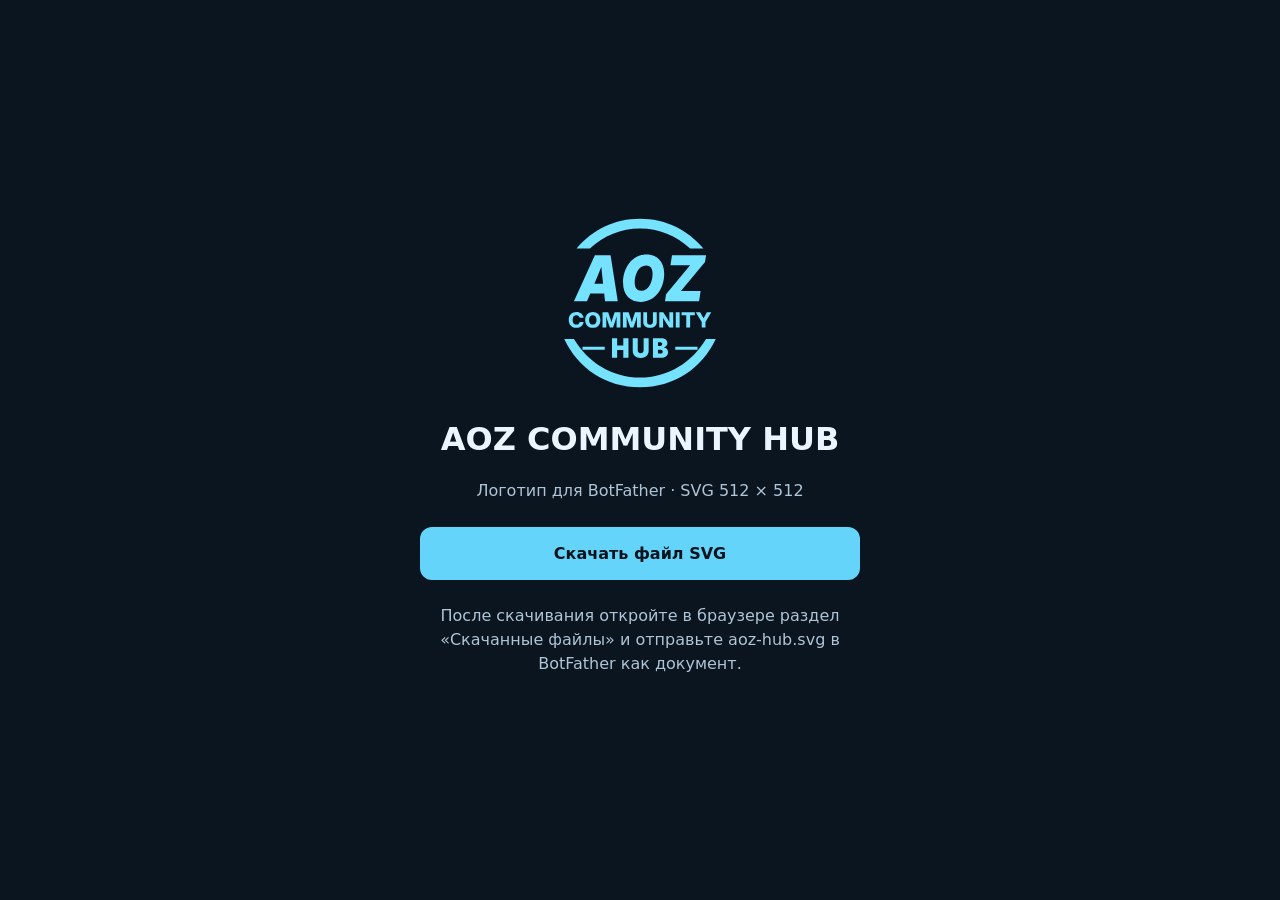
<file: download-logo.html>
<!doctype html><html lang="ru"><meta charset="utf-8"><meta name="viewport" content="width=device-width, initial-scale=1"><title>Скачать логотип AOZ Community Hub</title><style>body{background:#0b1520;color:#eaf5ff;font:16px system-ui,sans-serif;margin:0;display:grid;min-height:100vh;place-items:center}main{text-align:center;max-width:440px;padding:24px}img{width:190px;filter:invert(76%) sepia(65%) saturate(470%) hue-rotate(160deg);display:block;margin:auto}a{display:block;padding:17px 24px;border-radius:12px;background:#65d4fa;color:#07131c;font-weight:800;text-decoration:none;margin:24px 0}p{line-height:1.5;color:#afc4d5}</style><main><img src="assets/aoz-hub.svg" alt="AOZ COMMUNITY HUB"><h1>AOZ COMMUNITY HUB</h1><p>Логотип для BotFather · SVG 512 × 512</p><a href="assets/aoz-hub.svg" download="aoz-hub.svg">Скачать файл SVG</a><p>После скачивания откройте в браузере раздел «Скачанные файлы» и отправьте aoz-hub.svg в BotFather как документ.</p></main></html>
</file>
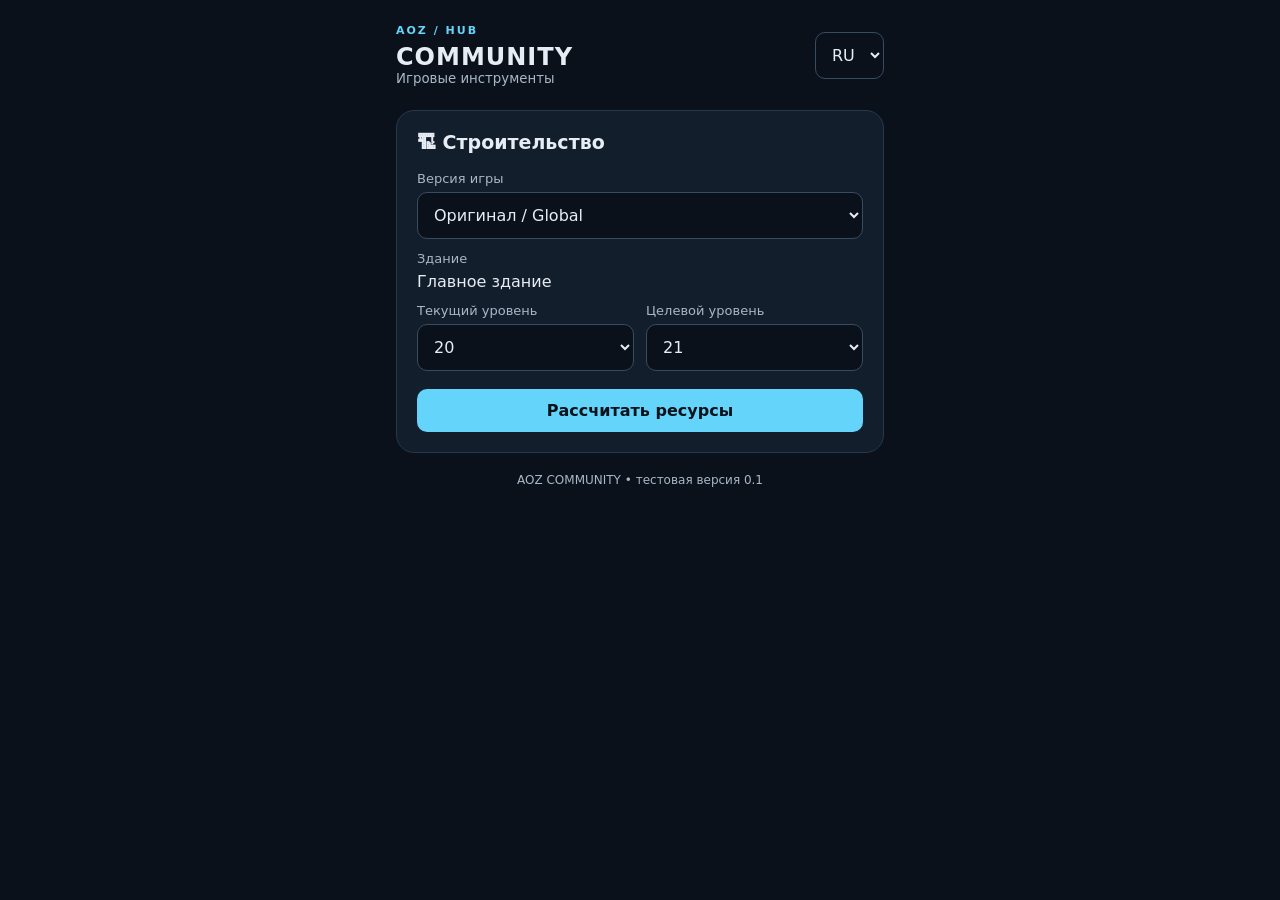
<file: index(1).html>
<!doctype html><html lang="ru"><head><meta charset="utf-8"><meta name="viewport" content="width=device-width, initial-scale=1"><title>AOZ Community Hub</title><style>
*{box-sizing:border-box}body{margin:0;background:#0b111a;color:#e7edf5;font:16px system-ui,sans-serif}main{max-width:520px;margin:auto;padding:24px 16px}header{display:flex;align-items:center;justify-content:space-between;gap:12px;margin-bottom:24px}h1{font-size:24px;margin:0;letter-spacing:1px}small,p{color:#a8b7c8}small{display:block}section{background:#131e2c;border:1px solid #27384b;border-radius:18px;padding:20px;margin:12px 0}h2{font-size:19px;margin:0 0 18px}label{display:block;font-size:13px;color:#a8b7c8;margin:12px 0 6px}select,button{width:100%;font:inherit;border-radius:10px;padding:12px;border:1px solid #384b61;background:#0b111a;color:#e7edf5}header select{width:auto}button{margin-top:18px;background:#65d4fa;color:#07121b;border:0;font-weight:800;cursor:pointer}.grid{display:grid;grid-template-columns:1fr 1fr;gap:12px}.line{display:flex;justify-content:space-between;gap:8px;padding:10px 0;border-bottom:1px solid #283649}.line strong{font-variant-numeric:tabular-nums}a{color:#65d4fa}footer{text-align:center;color:#a8b7c8;font-size:12px;margin-top:20px}#result[hidden]{display:none} .tag{color:#65d4fa;font-size:11px;letter-spacing:2px;font-weight:bold;margin-bottom:6px} </style></head><body><main><header><div><div class="tag">AOZ / HUB</div><h1>COMMUNITY</h1><small id="sub">Игровые инструменты</small></div><select id="lang" aria-label="Язык / Language"><option value="ru">RU</option><option value="en">EN</option></select></header><section><h2 id="heading">🏗 Строительство</h2><label for="version" id="versionLabel">Версия игры</label><select id="version"><option value="global">Оригинал / Global</option><option value="v3">China V3</option></select><label id="buildingLabel">Здание</label><div id="building">Главное здание</div><div class="grid"><div><label for="from" id="fromLabel">Текущий уровень</label><select id="from"></select></div><div><label for="to" id="toLabel">Целевой уровень</label><select id="to"></select></div></div><button id="calc">Рассчитать ресурсы</button></section><section id="result" hidden aria-live="polite"></section><footer id="foot">AOZ COMMUNITY • тестовая версия 0.1</footer></main><script>
const $=id=>document.getElementById(id), data={global:{21:{cost:[12606040,12606040,2618170,1018180,0],req:{ru:['Городская стена — 20','Минеральная шахта — 20'],en:['City Wall — 20','Mineral Mine — 20']}}},v3:{}};
const t={ru:{sub:'Игровые инструменты',heading:'🏗 Строительство',versionLabel:'Версия игры',buildingLabel:'Здание',building:'Главное здание',fromLabel:'Текущий уровень',toLabel:'Целевой уровень',calc:'Рассчитать ресурсы',foot:'AOZ COMMUNITY • тестовая версия 0.1',names:['🌾 Продовольствие','🛢 Нефть','🔩 Сталь','💎 Минералы','☢ Уран'],cost:'Стоимость улучшения',req:'Обязательные здания',note:'Без стоимости улучшения обязательных зданий. Данные сторонних справочников, не подтверждены разработчиком.',missing:'Для выбранного диапазона пока нет проверенных данных. В демоверсии доступен оригинал, 20 → 21.',source:'Источники'},en:{sub:'Game tools',heading:'🏗 Building calculator',versionLabel:'Game version',buildingLabel:'Building',building:'Main Hall',fromLabel:'Current level',toLabel:'Target level',calc:'Calculate resources',foot:'AOZ COMMUNITY • demo 0.1',names:['🌾 Food','🛢 Oil','🔩 Steel','💎 Minerals','☢ Uranium'],cost:'Upgrade cost',req:'Required buildings',note:'Prerequisite upgrade costs excluded. Unofficial community data.',missing:'Data unavailable for this range. Demo supports Global, 20 → 21.',source:'Sources'}};
function options(el,a,b,v){el.replaceChildren(...Array.from({length:b-a+1},(_,i)=>new Option(a+i,a+i)));el.value=String(Math.min(b,Math.max(a,v)))}options($('from'),1,40,20);options($('to'),21,41,21);function clear(){$('result').hidden=true} $('from').onchange=()=>{options($('to'),+ $('from').value+1,41,+$('to').value);clear()};$('to').onchange=clear;$('version').onchange=clear;
$('lang').onchange=()=>{const l=$('lang').value;document.documentElement.lang=l;for(const k of ['sub','heading','versionLabel','buildingLabel','building','fromLabel','toLabel','calc','foot'])$(k).textContent=t[l][k];clear()};$('calc').onclick=()=>{const l=$('lang').value,s=t[l],a=+$('from').value,b=+$('to').value,rows=[];for(let i=a+1;i<=b;i++)rows.push(data[$('version').value][i]);const r=$('result');r.hidden=false;if(rows.some(x=>!x)){r.textContent=s.missing;return}const totals=Array.from({length:5},(_,i)=>rows.reduce((n,x)=>n+x.cost[i],0));r.innerHTML=`<h2>${s.cost}: ${a} → ${b}</h2>`+totals.map((n,i)=>`<div class="line"><span>${s.names[i]}</span><strong>${n.toLocaleString(l==='ru'?'ru-RU':'en-US')}</strong></div>`).join('')+`<h3>${s.req}</h3>`+rows.flatMap(x=>x.req[l]).map(x=>`<div>${x}</div>`).join('')+`<p>${s.note}</p><small>${s.source}: <a href="https://aozcodes.com/buildings/main-hall/">AOZ Codes</a> · <a href="https://www.ajackof.com/games/age-of-origins/buildings/age-of-origins-main-hall-city-level-requirements-guide/">A Jack of</a></small>`};
</script></body></html>
</file>
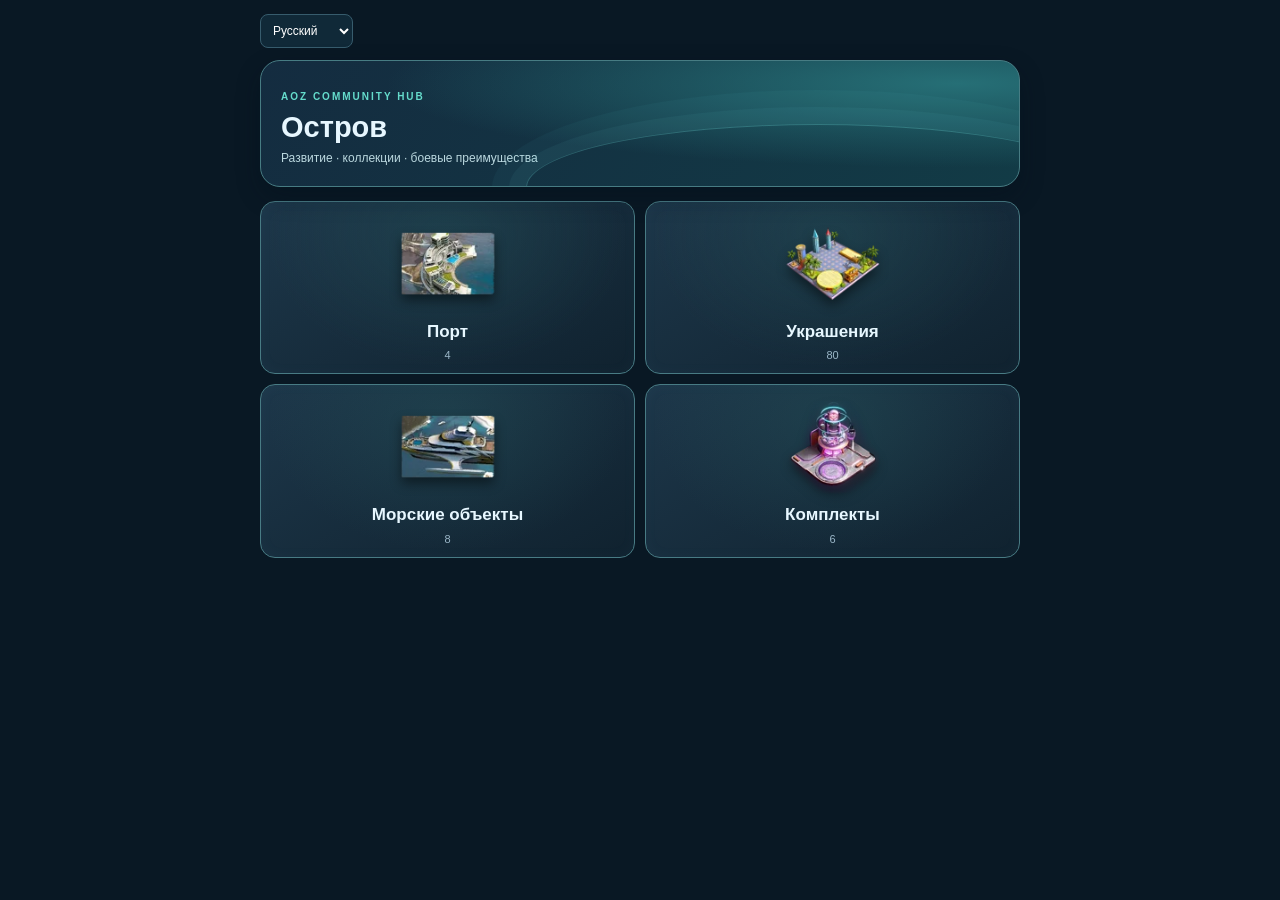
<file: island-preview.html>
<!doctype html><html lang="ru"><head><meta charset="utf-8"><meta name="viewport" content="width=device-width,initial-scale=1"><title>AOZ Community Hub — Island</title><link rel="stylesheet" href="data/island-ui.css"><style>html{background:#091824;color:#e7f7ff;font-family:Arial,sans-serif}body{margin:0;padding:14px}main{max-width:760px;margin:auto}#locale{background:#102938;color:white;border:1px solid #375c6d;border-radius:8px;margin-bottom:12px;padding:8px;font-size:12px}section{margin:0}</style></head><body><main><select id="locale" aria-label="Language"><option value="ru">Русский</option><option value="en">English</option><option value="es">Español</option><option value="vi">Tiếng Việt</option><option value="ar">العربية</option><option value="zh">繁體中文</option><option value="hr">Hrvatski</option><option value="it">Italiano</option></select><div id="islandRoot"></div></main><script src="data/island-source.js"></script><script src="data/island-core.js"></script><script src="data/island-art.js"></script><script src="data/island-names.js"></script><script src="data/island-locales.js"></script><script src="data/island-ui.js"></script><script>const language=document.getElementById('locale');const island=IslandUI.install(document.getElementById('islandRoot'),()=>language.value);language.onchange=()=>{document.documentElement.lang=language.value;document.documentElement.dir=language.value==='ar'?'rtl':'ltr';island.render()};island.render();</script></body></html>
</file>
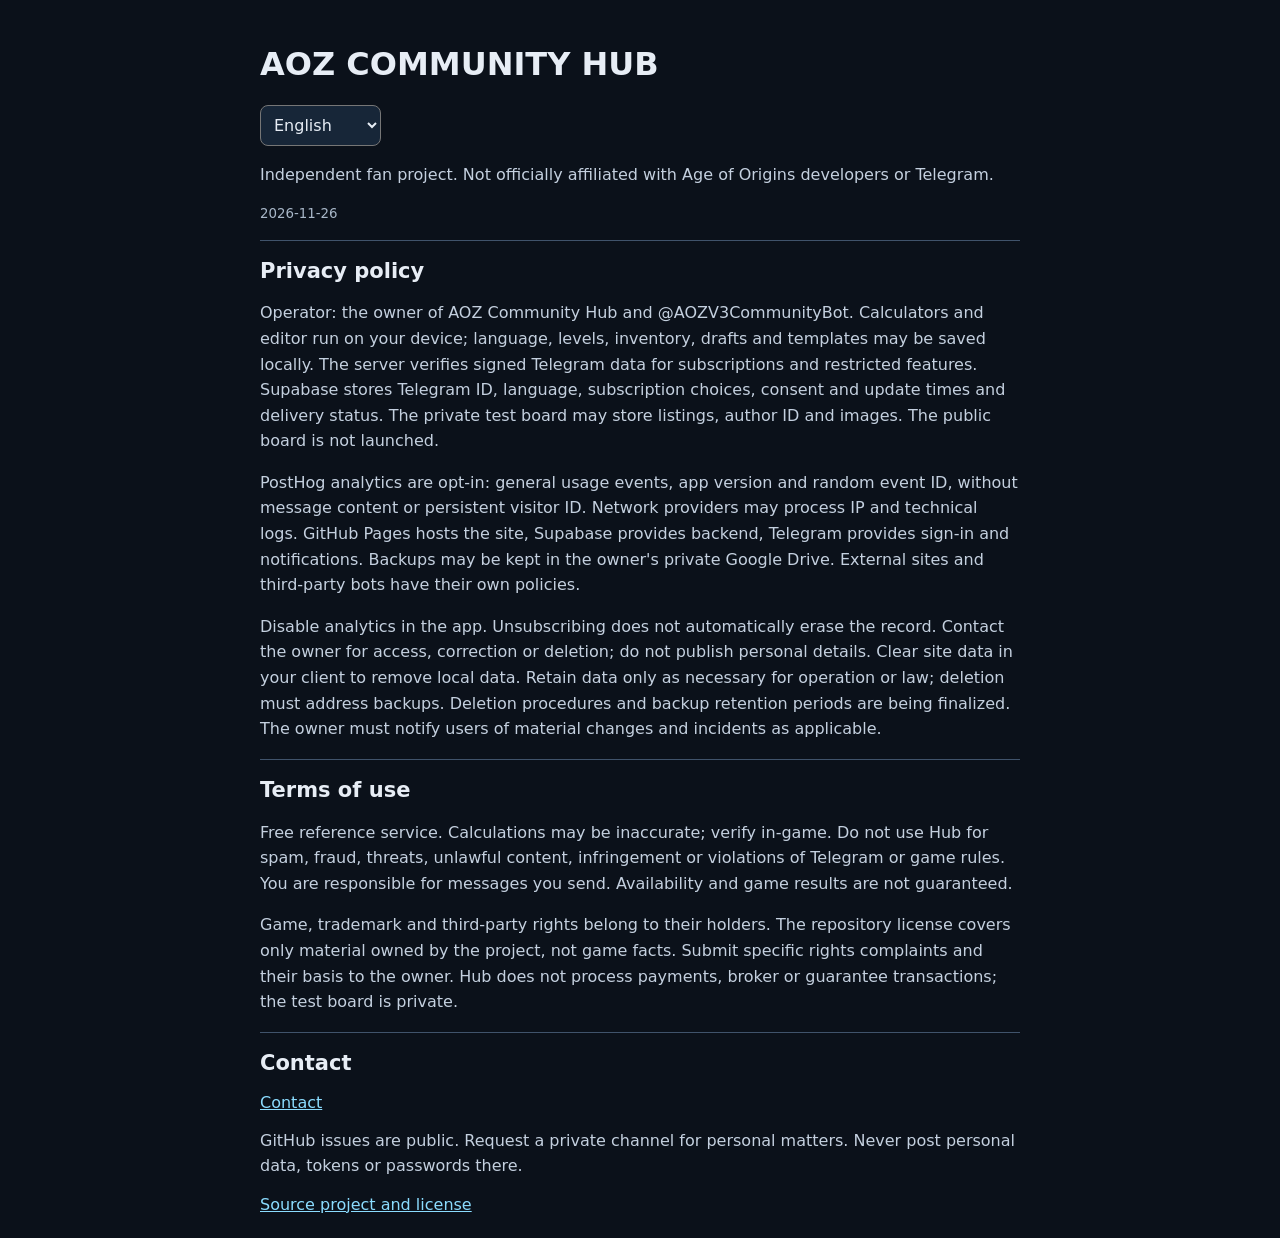
<file: privacy.html>
<!doctype html><html lang="en"><head><meta charset="utf-8"><meta name="viewport" content="width=device-width,initial-scale=1"><title>AOZ Community Hub — Privacy & Terms</title><style>body{background:#0b111a;color:#e7edf5;font:16px system-ui,sans-serif;margin:0}main{max-width:760px;margin:auto;padding:24px 18px}p{line-height:1.6;color:#c4d0df}h2{font-size:21px;border-top:1px solid #40536b;padding-top:18px}a{color:#8bdcff;overflow-wrap:anywhere}select{font:inherit;background:#172638;color:#e7edf5;padding:9px;border-radius:8px}small{color:#a8b7c8}</style></head><body><main><h1>AOZ COMMUNITY HUB</h1><select id="language" aria-label="Language"><option value="ru">Русский</option><option value="en">English</option><option value="es">Español</option><option value="vi">Tiếng Việt</option><option value="ar">العربية</option><option value="zh">繁體中文</option><option value="hr">Hrvatski</option><option value="it">Italiano</option></select><div id="content"></div></main><script>const data={"ru":["Политика конфиденциальности","Правила использования","Контакты","Независимый фанатский проект. Не связан официально с разработчиками Age of Origins или Telegram.","Оператор: владелец AOZ Community Hub и @AOZV3CommunityBot. Калькуляторы и редактор работают на устройстве; язык, уровни, запасы, черновики и шаблоны могут сохраняться локально. Для подписок и закрытых функций сервер проверяет подписанные данные Telegram. Supabase хранит Telegram ID, язык, выбранные подписки, время согласия и обновления, статус доставки; закрытая тестовая доска может хранить объявления, ID автора и изображения. Публичная доска не запущена.","Статистика PostHog только по добровольному согласию: общие события использования, версия и случайный ID события, без содержимого сообщений и постоянного ID посетителя. Сетевые сервисы могут обрабатывать IP и технические журналы. GitHub Pages размещает сайт, Supabase обслуживает сервер, Telegram обеспечивает вход и уведомления. Копии могут храниться на закрытом Google Диске владельца. Внешние сайты и сторонние боты имеют свои правила.","Статистику можно отключить в приложении. Отписка от уведомлений не удаляет запись автоматически. Для доступа, исправления или удаления данных обратитесь к владельцу; не размещайте личные сведения публично. Локальные данные можно очистить в клиенте. Данные должны храниться только пока необходимы для работы или закона; при удалении нужно учитывать резервные копии. Порядок удаления и сроки хранения копий ещё уточняются. О существенных изменениях и инцидентах владелец уведомляет по применимым правилам.","Бесплатный справочный сервис. Расчёты могут содержать ошибки; проверяйте их в игре. Не используйте Hub для спама, мошенничества, угроз, незаконного контента, нарушения чужих прав или правил Telegram и игры. Вы отвечаете за сообщения, которые сами отправляете. Доступность и игровые результаты не гарантируются.","Права на игру, товарные знаки и чужие материалы принадлежат соответствующим правообладателям. Лицензия репозитория относится только к материалам, права на которые принадлежат проекту, а не к игровым фактам. Претензии направляйте владельцу с указанием конкретного материала и основания. Hub не принимает платежи, не выступает посредником и не гарантирует сделки; тестовая доска закрыта.","GitHub — публичный раздел обращений. Для персонального запроса попросите закрытый канал связи. Не публикуйте там личные данные, токены или пароли.","Исходный проект и лицензия","Подлинность и безопасность внешних установщиков не подтверждены. Проверяйте источник и цифровую подпись, соблюдайте правила игры.","Статистика добровольная — включите её, если хотите помочь развитию Hub."],"en":["Privacy policy","Terms of use","Contact","Independent fan project. Not officially affiliated with Age of Origins developers or Telegram.","Operator: the owner of AOZ Community Hub and @AOZV3CommunityBot. Calculators and editor run on your device; language, levels, inventory, drafts and templates may be saved locally. The server verifies signed Telegram data for subscriptions and restricted features. Supabase stores Telegram ID, language, subscription choices, consent and update times and delivery status. The private test board may store listings, author ID and images. The public board is not launched.","PostHog analytics are opt-in: general usage events, app version and random event ID, without message content or persistent visitor ID. Network providers may process IP and technical logs. GitHub Pages hosts the site, Supabase provides backend, Telegram provides sign-in and notifications. Backups may be kept in the owner's private Google Drive. External sites and third-party bots have their own policies.","Disable analytics in the app. Unsubscribing does not automatically erase the record. Contact the owner for access, correction or deletion; do not publish personal details. Clear site data in your client to remove local data. Retain data only as necessary for operation or law; deletion must address backups. Deletion procedures and backup retention periods are being finalized. The owner must notify users of material changes and incidents as applicable.","Free reference service. Calculations may be inaccurate; verify in-game. Do not use Hub for spam, fraud, threats, unlawful content, infringement or violations of Telegram or game rules. You are responsible for messages you send. Availability and game results are not guaranteed.","Game, trademark and third-party rights belong to their holders. The repository license covers only material owned by the project, not game facts. Submit specific rights complaints and their basis to the owner. Hub does not process payments, broker or guarantee transactions; the test board is private.","GitHub issues are public. Request a private channel for personal matters. Never post personal data, tokens or passwords there.","Source project and license","External installers' authenticity and safety are not verified. Check source and signature; follow game rules.","Analytics is optional: enable it if you want to help improve Hub."],"es":["Política de privacidad","Condiciones de uso","Contacto","Proyecto independiente de fans, sin afiliación oficial con Age of Origins ni Telegram.","Responsable: propietario de AOZ Community Hub y @AOZV3CommunityBot. Calculadoras y editor funcionan en el dispositivo; idioma, niveles, inventario, borradores y plantillas pueden guardarse localmente. El servidor verifica datos firmados de Telegram. Supabase guarda ID de Telegram, idioma, suscripciones, fechas de consentimiento y cambios y estado de entrega. El tablón privado de prueba puede guardar anuncios, ID del autor e imágenes; no hay tablón público.","Estadísticas PostHog solo con consentimiento: eventos generales, versión e ID aleatorio por evento, sin contenido de mensajes ni ID persistente. Proveedores de red pueden tratar IP y registros técnicos. GitHub Pages aloja el sitio, Supabase el servidor y Telegram facilita acceso y avisos. Las copias pueden guardarse en Google Drive privado. Sitios externos y otros bots tienen políticas propias.","Desactiva las estadísticas en la aplicación. Cancelar avisos no elimina automáticamente el registro. Solicita acceso, corrección o eliminación al propietario sin publicar datos personales. Borra datos del sitio en tu cliente. Conservación solo por necesidades operativas o legales; la eliminación debe considerar copias. Se están definiendo procedimientos y plazos. El propietario notificará cambios importantes e incidentes según corresponda.","Servicio informativo gratuito. Verifica cálculos en el juego. No uses Hub para spam, fraude, amenazas, contenido ilegal, infracciones o incumplimiento de reglas del juego y Telegram. Respondes de tus mensajes. No se garantizan disponibilidad ni resultados.","Los derechos del juego, marcas y materiales ajenos pertenecen a sus titulares. La licencia solo cubre materiales propios, no hechos del juego. Comunica reclamaciones concretas al propietario. Hub no procesa pagos, intermedia ni garantiza transacciones. El tablón de prueba es privado.","Las incidencias GitHub son públicas. Solicita un canal privado para asuntos personales. No publiques datos personales, tokens ni contraseñas.","Código fuente y licencia","Autenticidad y seguridad de instaladores externos sin verificar. Comprueba fuente y firma; respeta las reglas.","Estadísticas opcionales: actívalas si quieres ayudar a mejorar Hub."],"vi":["Chính sách quyền riêng tư","Điều khoản sử dụng","Liên hệ","Dự án người hâm mộ độc lập, không liên kết chính thức với Age of Origins hoặc Telegram.","Đơn vị vận hành: chủ AOZ Community Hub và @AOZV3CommunityBot. Máy tính và trình soạn thảo chạy trên thiết bị; ngôn ngữ, cấp độ, kho, bản nháp và mẫu có thể lưu cục bộ. Máy chủ xác minh dữ liệu Telegram đã ký. Supabase lưu ID Telegram, ngôn ngữ, đăng ký, thời điểm đồng ý, cập nhật và trạng thái gửi. Bảng thử nghiệm riêng có thể lưu tin đăng, ID tác giả và ảnh; chưa mở công khai.","PostHog chỉ bật khi đồng ý: sự kiện chung, phiên bản và ID ngẫu nhiên từng sự kiện, không chứa nội dung tin nhắn hay ID cố định. Nhà cung cấp mạng có thể xử lý IP và nhật ký. GitHub Pages lưu trữ trang, Supabase cung cấp máy chủ, Telegram hỗ trợ đăng nhập và thông báo. Bản sao có thể lưu trong Google Drive riêng. Trang ngoài và bot khác có chính sách riêng.","Tắt thống kê trong ứng dụng. Hủy đăng ký không tự xóa bản ghi. Yêu cầu truy cập, sửa hoặc xóa qua chủ dự án, không đăng dữ liệu cá nhân công khai. Xóa dữ liệu trang trên thiết bị. Chỉ lưu khi cần cho vận hành hoặc luật; xóa phải tính đến bản sao. Đang hoàn thiện quy trình và thời hạn lưu. Chủ dự án thông báo thay đổi quan trọng và sự cố theo quy định.","Dịch vụ tham khảo miễn phí. Kiểm tra phép tính trong trò chơi. Không dùng để spam, lừa đảo, đe dọa, nội dung bất hợp pháp, xâm phạm quyền hoặc vi phạm quy tắc Telegram và trò chơi. Bạn chịu trách nhiệm về tin đã gửi. Không bảo đảm tính sẵn có hay kết quả.","Quyền trò chơi, thương hiệu và tài liệu bên ngoài thuộc chủ sở hữu. Giấy phép chỉ áp dụng cho tài liệu của dự án, không phải dữ kiện trò chơi. Gửi khiếu nại cụ thể cho chủ dự án. Hub không xử lý thanh toán, làm trung gian hay bảo đảm giao dịch. Bảng thử nghiệm là riêng tư.","Mục báo lỗi GitHub công khai. Yêu cầu kênh riêng cho vấn đề cá nhân. Không đăng dữ liệu cá nhân, mã thông báo hay mật khẩu.","Mã nguồn và giấy phép","Chưa xác minh tính xác thực và an toàn của tệp cài đặt ngoài. Kiểm tra nguồn và chữ ký; tuân thủ quy tắc.","Thống kê tùy chọn: bật nếu muốn giúp cải thiện Hub."],"ar":["سياسة الخصوصية","شروط الاستخدام","التواصل","مشروع مستقل للمعجبين، غير تابع رسميًا لمطوري Age of Origins أو Telegram.","المشغل: مالك AOZ Community Hub و @AOZV3CommunityBot. تعمل الحاسبات والمحرر على جهازك؛ قد تحفظ اللغة والمستويات والمخزون والمسودات والقوالب محليًا. يتحقق الخادم من بيانات Telegram الموقعة. يخزن Supabase معرف Telegram واللغة والاشتراكات وأوقات الموافقة والتحديث وحالة التسليم. قد تخزن لوحة الاختبار الخاصة الإعلانات ومعرف المؤلف والصور. لم تُفتح لوحة عامة.","إحصاءات PostHog بالموافقة فقط: أحداث عامة وإصدار التطبيق ومعرف عشوائي لكل حدث، دون محتوى الرسائل أو معرف دائم. قد يعالج مزودو الشبكة IP والسجلات. يستضيف GitHub Pages الموقع ويوفر Supabase الخادم ويقدم Telegram الدخول والإشعارات. قد تُحفظ النسخ في Google Drive الخاص بالمالك. للمواقع والبوتات الأخرى سياساتها.","يمكن إيقاف الإحصاءات في التطبيق. إلغاء الاشتراك لا يحذف السجل تلقائيًا. اطلب الوصول أو التصحيح أو الحذف من المالك دون نشر بيانات شخصية. امسح بيانات الموقع محليًا. تحفظ البيانات فقط للضرورة التشغيلية أو القانونية، ويجب مراعاة النسخ عند الحذف. يجري إعداد الإجراءات والمدة. يُبلغ المالك بالتغييرات المهمة والحوادث وفق القواعد.","خدمة مرجعية مجانية. تحقق من الحسابات داخل اللعبة. يحظر استخدامها للرسائل المزعجة أو الاحتيال أو التهديد أو المحتوى غير القانوني أو انتهاك الحقوق وقواعد اللعبة وTelegram. أنت مسؤول عن رسائلك. لا ضمان للتوفر أو النتائج.","حقوق اللعبة والعلامات ومواد الغير لأصحابها. الترخيص يخص مواد المشروع لا حقائق اللعبة. أرسل مطالبات محددة ومبررة للمالك. لا يعالج Hub المدفوعات ولا يتوسط أو يضمن المعاملات. لوحة الاختبار خاصة.","قسم GitHub علني. اطلب قناة خاصة للأمور الشخصية. لا تنشر بيانات شخصية أو رموزًا سرية أو كلمات مرور.","المصدر والترخيص","لم تتحقق أصالة وأمان ملفات التثبيت الخارجية. تحقق من المصدر والتوقيع واتبع القواعد.","الإحصاءات اختيارية؛ فعّلها للمساعدة في تحسين Hub."],"zh":["隱私權政策","使用條款","聯絡","獨立玩家專案，與 Age of Origins 開發商或 Telegram 無官方關係。","管理者：AOZ Community Hub 與 @AOZV3CommunityBot 擁有者。計算器及編輯器在裝置執行；語言、等級、庫存、草稿及範本可能儲存本機。伺服器驗證 Telegram 簽署資料。Supabase 儲存 Telegram ID、語言、訂閱、同意及更新時間、傳送狀態。私人測試公告板可能儲存公告、作者 ID 及圖片；公開板尚未推出。","PostHog 統計須主動同意：一般使用事件、版本及隨機事件 ID，不含訊息內容或持久訪客 ID。網路服務商可能處理 IP 及技術日誌。GitHub Pages 託管網站，Supabase 提供伺服器，Telegram 提供登入及通知。備份可能儲存在擁有者的私人 Google Drive。外部網站及其他機器人有各自政策。","可關閉統計；取消訂閱不會自動刪除記錄。請向擁有者要求存取、更正或刪除，勿公開個資。清除用戶端網站資料可刪除本機資料。只保留營運或法律所需資料，刪除時亦須考慮備份。刪除程序與保存期限仍在完善。重大變更與事故依規則通知。","免費參考服務，請於遊戲核對計算。不得用於垃圾訊息、詐騙、威脅、非法內容、侵權或違反 Telegram 與遊戲規則。自行負責發送的訊息。不保證可用性或結果。","遊戲、商標及第三方素材權利屬各權利人。授權只涵蓋專案自有素材，不涵蓋遊戲事實。請向擁有者提出具體申訴及理由。Hub 不處理付款、不仲介或保證交易。測試板為私人。","GitHub 問題區公開。個人事務請索取私人管道。勿發布個資、權杖或密碼。","原始碼及授權","外部安裝檔真實性及安全性未驗證。檢查來源及簽章，遵守遊戲規則。","統計為選用功能，願意協助改善 Hub 時再開啟。"],"hr":["Pravila privatnosti","Uvjeti korištenja","Kontakt","Neovisni projekt obožavatelja, bez službene veze s Age of Origins ili Telegramom.","Voditelj: vlasnik AOZ Community Hub i @AOZV3CommunityBot. Kalkulatori i uređivač rade na uređaju; jezik, razine, zalihe, skice i predlošci mogu biti lokalno pohranjeni. Poslužitelj provjerava potpisane podatke Telegrama. Supabase čuva Telegram ID, jezik, pretplate, vrijeme pristanka i ažuriranja te status dostave. Privatna testna ploča može čuvati oglase, ID autora i slike; javna ploča nije pokrenuta.","PostHog statistika traži pristanak: opći događaji, verzija i slučajni ID događaja, bez sadržaja poruka ili trajnog ID-a. Mrežni pružatelji mogu obrađivati IP i tehničke zapise. GitHub Pages udomljuje stranicu, Supabase poslužitelj, Telegram prijavu i obavijesti. Kopije mogu biti na privatnom Google Driveu. Vanjske stranice i drugi botovi imaju vlastita pravila.","Isključite statistiku u aplikaciji. Odjava ne briše zapis automatski. Zatražite pristup, ispravak ili brisanje od vlasnika bez javnog iznošenja osobnih podataka. Obrišite podatke stranice u klijentu. Čuvanje samo dok je potrebno za rad ili zakon; brisanje mora obuhvatiti kopije. Postupak i rokovi se dovršavaju. Vlasnik obavještava o bitnim izmjenama i incidentima prema pravilima.","Besplatna referentna usluga. Provjerite izračune u igri. Ne koristite Hub za spam, prijevare, prijetnje, nezakonit sadržaj, povrede prava ili pravila Telegrama i igre. Odgovorni ste za svoje poruke. Dostupnost i rezultati nisu zajamčeni.","Prava igre, žigova i tuđih materijala pripadaju nositeljima. Licenca pokriva vlastite materijale, ne činjenice igre. Konkretne pritužbe uputite vlasniku. Hub ne obrađuje plaćanja, ne posreduje niti jamči transakcije. Testna ploča je privatna.","GitHub prijave su javne. Zatražite privatni kanal za osobna pitanja. Ne objavljujte osobne podatke, tokene ili lozinke.","Izvorni kod i licenca","Autentičnost i sigurnost vanjskih instalacijskih datoteka nisu provjerene. Provjerite izvor i potpis; poštujte pravila.","Statistika nije obvezna; uključite je ako želite pomoći razvoju Huba."],"it":["Informativa sulla privacy","Condizioni d'uso","Contatti","Progetto indipendente di appassionati, senza affiliazione ufficiale con Age of Origins o Telegram.","Gestore: proprietario di AOZ Community Hub e @AOZV3CommunityBot. Calcolatori ed editor funzionano sul dispositivo; lingua, livelli, inventario, bozze e modelli possono essere salvati localmente. Il server verifica dati Telegram firmati. Supabase salva ID Telegram, lingua, iscrizioni, tempi di consenso e aggiornamento e stato consegne. La bacheca privata di prova può salvare annunci, ID autore e immagini; quella pubblica non è attiva.","PostHog solo con consenso: eventi generali, versione e ID casuale per evento, senza contenuto dei messaggi o ID persistente. I fornitori di rete possono trattare IP e log. GitHub Pages ospita il sito, Supabase il backend, Telegram accesso e avvisi. I backup possono essere su Google Drive privato. Siti esterni e altri bot hanno proprie informative.","Disattiva statistiche nell'app. Annullare l'iscrizione non cancella automaticamente il record. Richiedi accesso, correzione o cancellazione al proprietario senza pubblicare dati personali. Cancella i dati del sito nel client. Conservazione solo per esigenze operative o legali; la cancellazione deve considerare i backup. Procedure e tempi in definizione. Il gestore informa su modifiche importanti e incidenti secondo le regole.","Servizio informativo gratuito. Verifica i calcoli nel gioco. Non usare Hub per spam, frodi, minacce, contenuti illegali, violazioni di diritti o regole del gioco e Telegram. Sei responsabile dei tuoi messaggi. Disponibilità e risultati non garantiti.","Diritti di gioco, marchi e materiali altrui appartengono ai titolari. La licenza copre materiali propri, non fatti di gioco. Invia contestazioni specifiche al proprietario. Hub non elabora pagamenti, non intermedia né garantisce transazioni. La bacheca di prova è privata.","Le segnalazioni GitHub sono pubbliche. Chiedi un canale privato per questioni personali. Non pubblicare dati personali, token o password.","Sorgente e licenza","Autenticità e sicurezza degli installer esterni non verificate. Controlla fonte e firma; segui le regole.","Statistiche facoltative: attivale se vuoi aiutare a migliorare Hub."]},sel=document.getElementById('language');const requested=new URLSearchParams(location.search).get('lang')||navigator.language.slice(0,2);sel.value=data[requested]?requested:'en';function render(){const k=sel.value,l=data[k],root=document.getElementById('content');document.documentElement.lang=k;document.documentElement.dir=k==='ar'?'rtl':'ltr';root.replaceChildren();const add=(tag,str,id)=>{const n=document.createElement(tag);n.textContent=str;if(id)n.id=id;root.append(n);return n};const link=(str,url)=>{const a=add('a',str);a.href=url;a.target='_blank';a.rel='noopener noreferrer'};add('p',l[3]);add('small','2026-11-26');add('h2',l[0],'privacy');for(let i=4;i<=6;i++)add('p',l[i]);add('h2',l[1],'terms');for(let i=7;i<=8;i++)add('p',l[i]);add('h2',l[2],'contact');link(l[2],'https://github.com/C1365imperatorlsk/aoz-community/issues');add('p',l[9]);link(l[10],'https://github.com/C1365imperatorlsk/aoz-community/blob/main/LICENSE');const id=location.hash.slice(1);if(id)document.getElementById(id)?.scrollIntoView()}sel.onchange=render;render();</script></body></html>
</file>
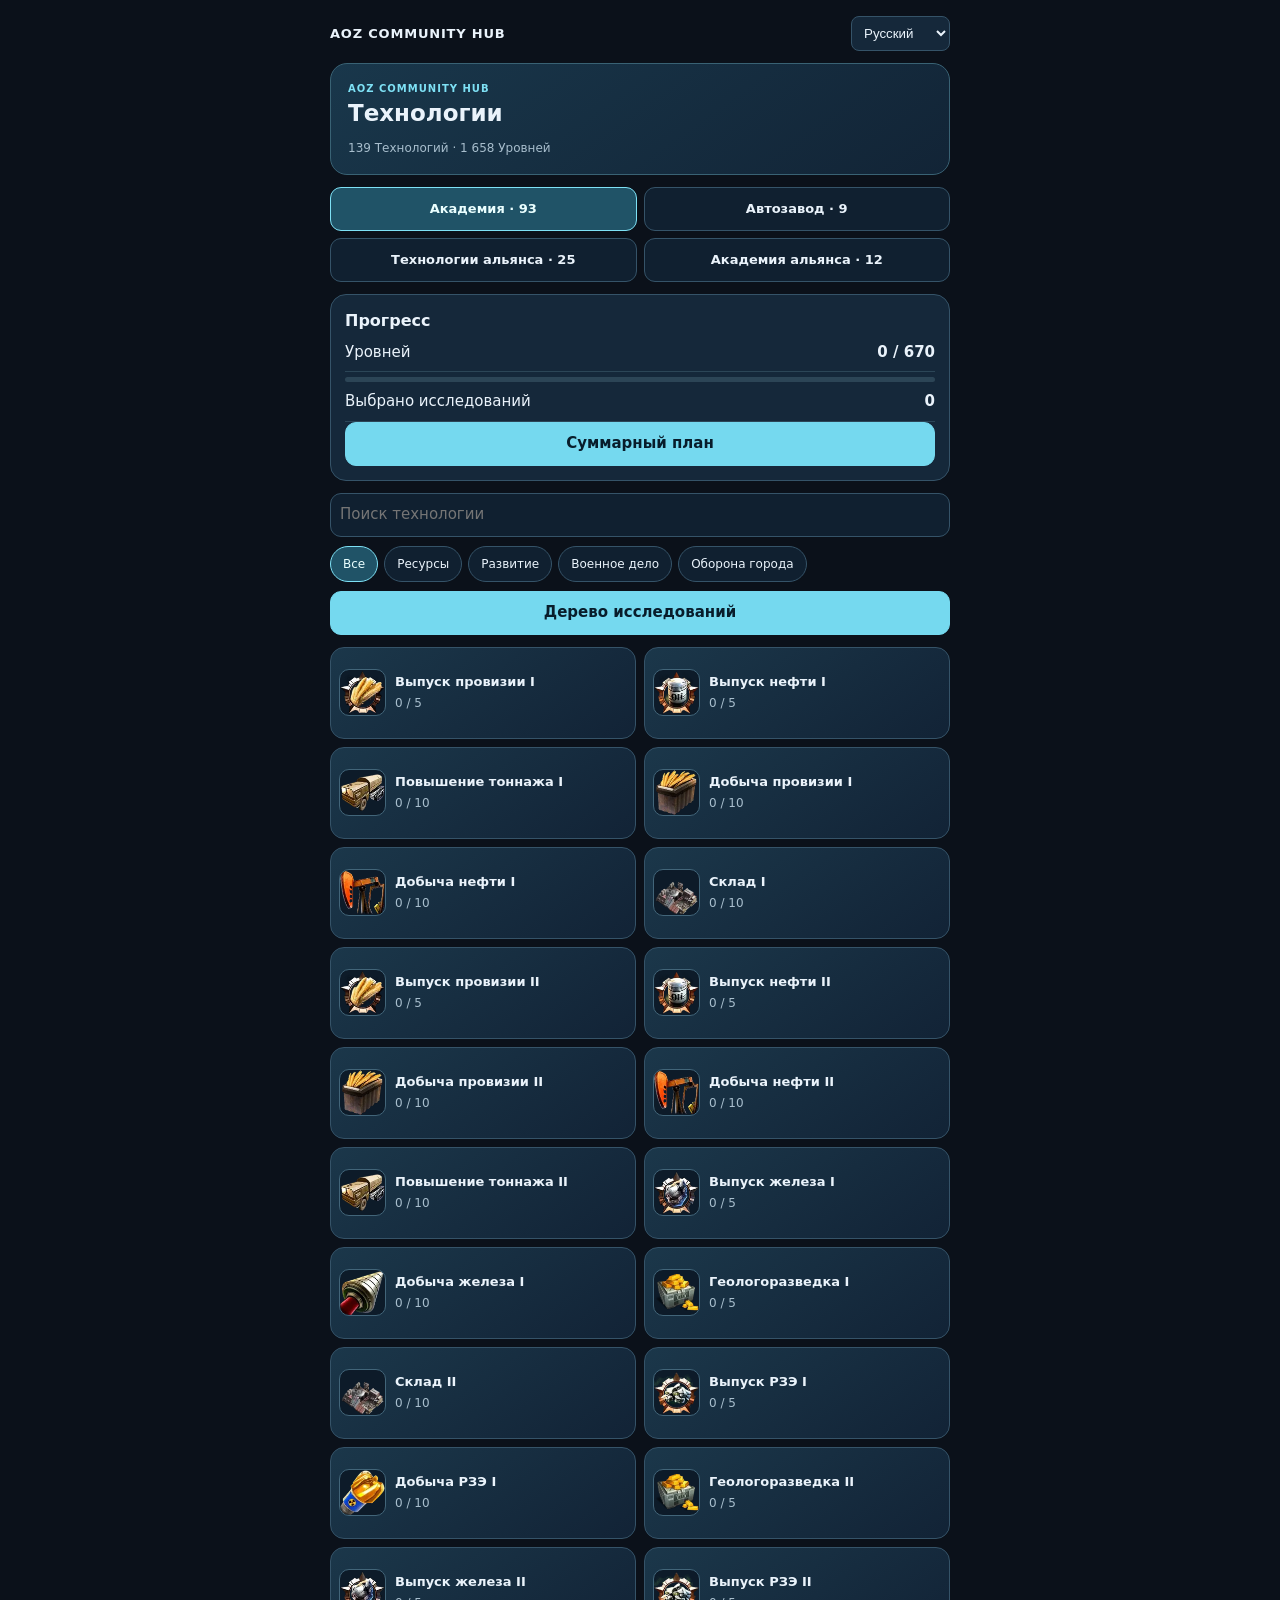
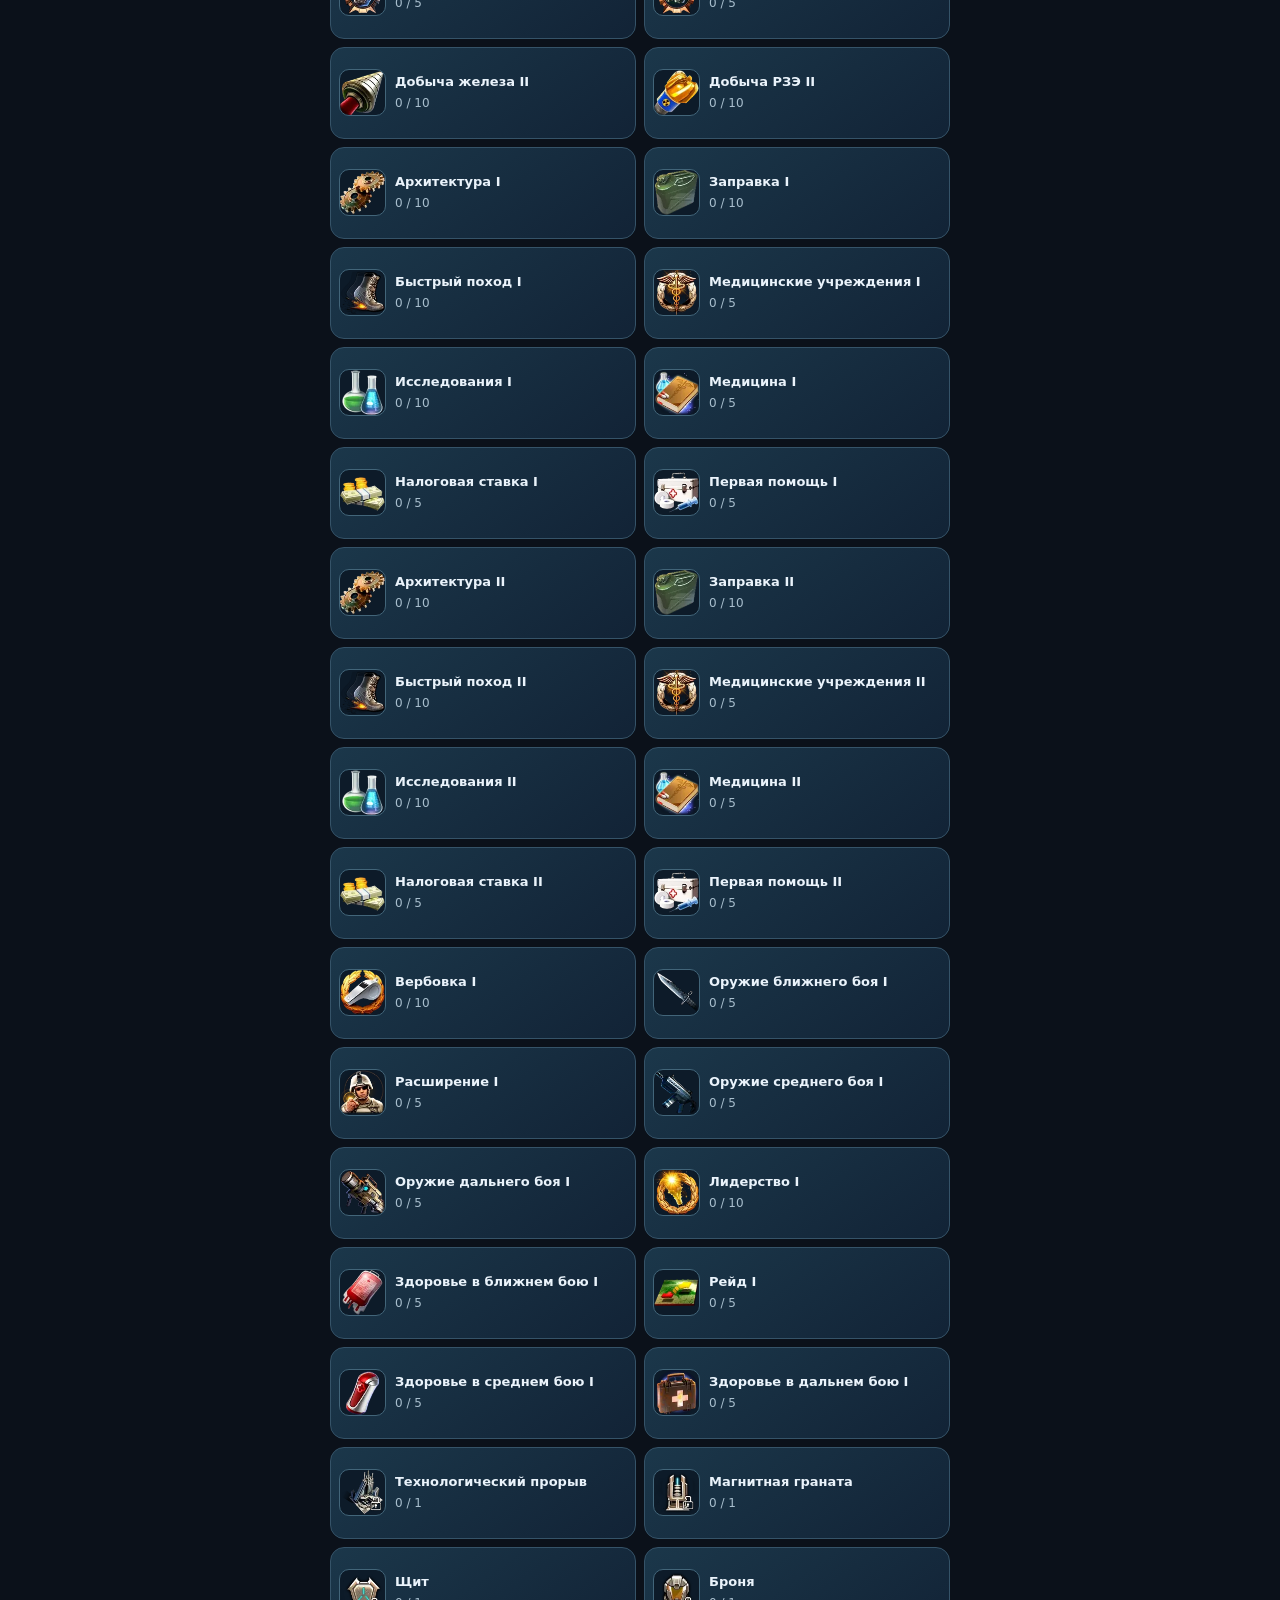
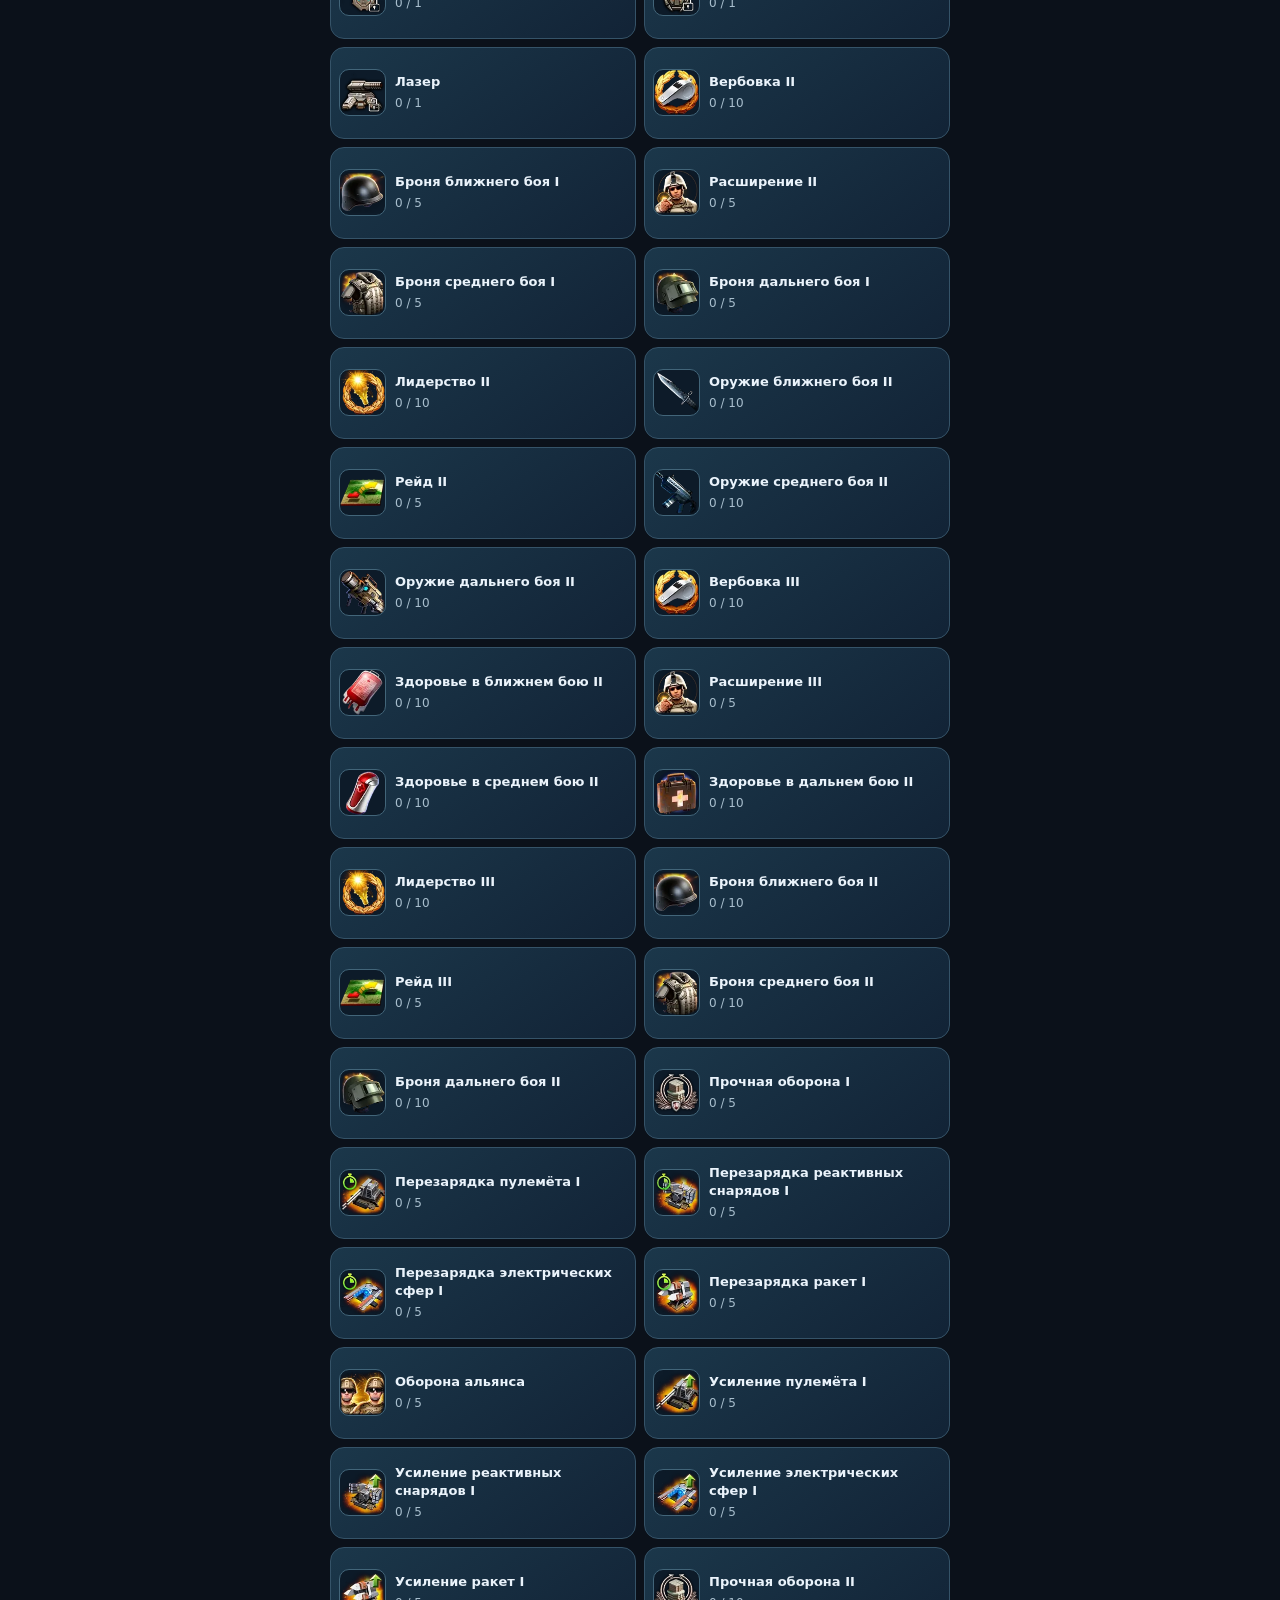
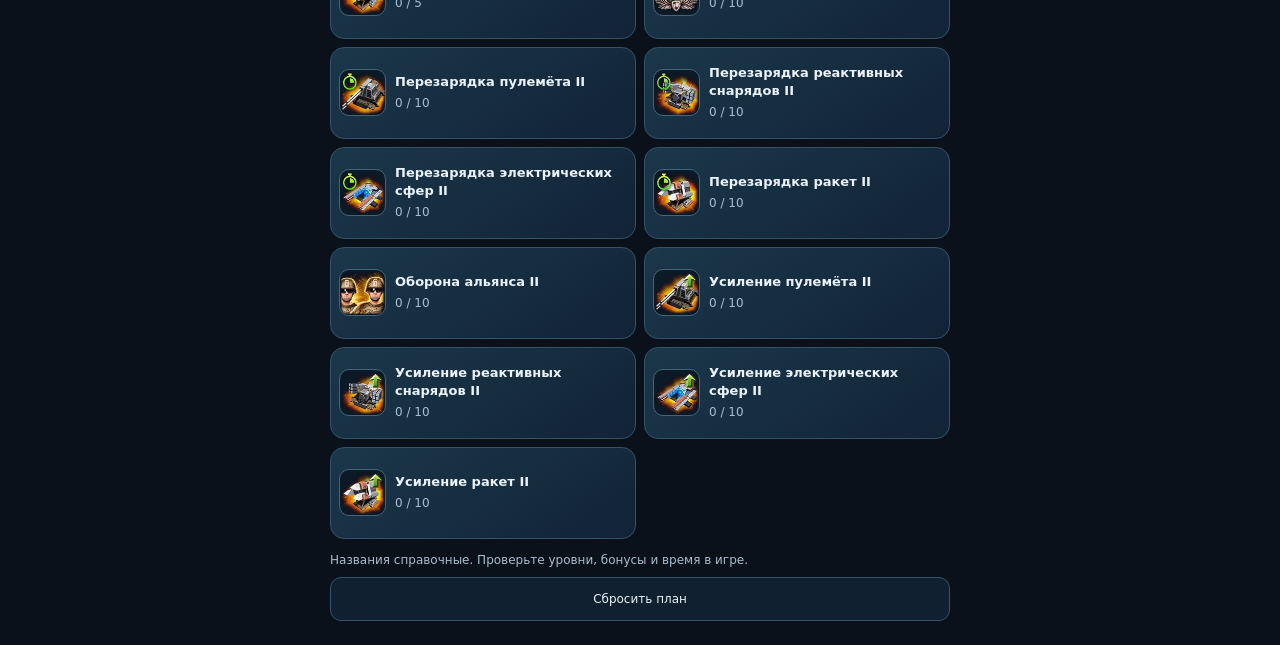
<file: technology-preview.html>
<!doctype html><html lang="ru"><head><meta charset="utf-8"><meta name="viewport" content="width=device-width, initial-scale=1"><title>AOZ Community Hub · Technologies</title><style>body{margin:0;background:#0b111a;color:#eaf3fb;font:15px system-ui}main{max-width:620px;margin:auto;padding:16px}header{display:flex;justify-content:space-between;align-items:center;margin-bottom:12px;gap:12px}header strong{letter-spacing:.8px;font-size:13px}header select{background:#15283a;color:#eaf3fb;border:1px solid #355368;border-radius:8px;padding:8px}</style><link rel="stylesheet" href="data/technology-ui.css"></head><body><main><header><strong>AOZ COMMUNITY HUB</strong><select id="language" aria-label="Language"><option value="ru">Русский</option><option value="en">English</option><option value="es">Español</option><option value="vi">Tiếng Việt</option><option value="ar">العربية</option><option value="zh">繁體中文</option><option value="hr">Hrvatski</option><option value="it">Italiano</option></select></header><div id="technologyRoot"></div></main><script src="data/technology-data.js"></script><script src="data/technology-locales.js"></script><script src="data/technology-core.js"></script><script src="data/technology-ui.js"></script><script>const language=document.getElementById('language');const tech=TechnologyUI.install(document.getElementById('technologyRoot'),()=>language.value);language.onchange=()=>{document.documentElement.lang=language.value;tech.render()};</script></body></html>
</file>
<file: data/island-ui.css>
.is-root{--edge:#375c6d;--ink:#e7f7ff;--muted:#9bb7c8;--accent:#65dccc;--panel:#132a39;color:var(--ink);font:inherit;max-width:760px;margin:auto}.is-root *{box-sizing:border-box}.is-root h2,.is-root h3,.is-root p{margin:0}.is-root h3{font-size:15px;margin-bottom:9px;color:#c7f5eb}.is-root .is-small{font-size:12px;color:var(--muted);line-height:1.55;margin:9px 0}.is-hero{position:relative;overflow:hidden;padding:25px 20px 21px;background:radial-gradient(ellipse at 92% 18%,#266f76 0,transparent 58%),linear-gradient(125deg,#142c40,#123b46);border:1px solid #477c83;border-radius:20px;margin-bottom:14px;box-shadow:0 10px 24px #020e1a55}.is-hero:after{content:'';position:absolute;inset:auto -12% -52% 35%;height:100%;border:1px solid #7ae9e740;border-radius:50%;box-shadow:0 0 0 17px #7ae9e70d,0 0 0 34px #7ae9e709;pointer-events:none}.is-brand{font-size:10px;font-weight:800;letter-spacing:2px;color:var(--accent)}.is-hero h2{font-size:29px;font-weight:850;margin:7px 0}.is-hero p{color:#bbd8df;font-size:12px}.is-grid{display:grid;grid-template-columns:repeat(2,minmax(0,1fr));gap:10px;margin:12px 0}.is-root button{font:inherit;color:var(--ink);cursor:pointer}.is-card,.is-tile{min-width:0;display:flex;flex-direction:column;align-items:center;text-align:center;gap:7px;background:linear-gradient(150deg,#1d374a,#10222f);border:1px solid var(--q,#365d6f);border-radius:15px;padding:12px 7px;box-shadow:inset 0 0 16px #8fc5e308;min-height:155px;justify-content:center}.is-card:active,.is-tile:active{transform:scale(.98)}.is-root button:focus-visible,.is-root input:focus-visible,.is-root select:focus-visible{outline:2px solid var(--accent);outline-offset:2px}.is-card strong,.is-tile strong{font-size:14px;line-height:1.25;overflow-wrap:anywhere;display:block}.is-card small,.is-tile small{font-size:11px;color:var(--muted)}.is-tile{min-height:170px;border-color:#487b84}.is-tile .is-art{width:100px;height:100px}.is-tile strong{font-size:17px}.is-card-info{min-width:0}.is-art{display:inline-block;width:90px;height:90px;flex:none;border-radius:12px;background-repeat:no-repeat;filter:drop-shadow(0 3px 4px #0006);vertical-align:middle}.is-placeholder{display:inline-grid;place-items:center;border:1px dashed #6e8799;background:linear-gradient(145deg,#2c4655,#122333);font-size:40px;color:#9eb8c3}.is-back,.is-chip{background:#1b3444;border:1px solid #395e70;border-radius:10px;padding:8px 12px}.is-back{margin:0 0 10px}.is-filters{display:flex;gap:6px;flex-wrap:wrap;margin:8px 0}.is-chip{font-size:12px}.is-chip[aria-pressed=true]{background:#245d62;border-color:var(--accent)}.is-root input,.is-root select{display:block;width:100%;min-width:0;background:#0e202e;border:1px solid #456b7d;border-radius:10px;color:var(--ink);font:inherit;padding:10px;margin-top:5px}.is-search{margin:6px 0 10px}.is-profile{display:flex;align-items:center;gap:15px;padding:15px;background:linear-gradient(130deg,#203b4e,#132632);border:1px solid #4f7683;border-radius:16px;margin:8px 0 13px}.is-profile .is-art{width:110px;height:110px}.is-profile h2{font-size:20px;overflow-wrap:anywhere}.is-fields{display:grid;grid-template-columns:1fr 1fr;gap:10px;margin:12px 0}.is-field{font-size:12px;color:var(--muted);display:block;min-width:0}.is-panel,.is-steps{background:#132836;border:1px solid #345365;border-radius:13px;padding:12px;margin:10px 0}.is-line{display:flex;align-items:center;justify-content:space-between;gap:10px;border-bottom:1px solid #56748535;padding:9px 0;font-size:12px;line-height:1.35}.is-line:last-child{border-bottom:0}.is-label{display:flex;align-items:center;gap:7px;min-width:0;overflow-wrap:anywhere}.is-label .is-art{width:32px;height:32px;border-radius:6px}.is-line strong{text-align:end;color:#8ce4c5;min-width:45px;max-width:55%;overflow-wrap:anywhere;font-variant-numeric:tabular-nums}.is-stock{display:grid;grid-template-columns:1fr 1fr;gap:6px;align-items:center;font-size:12px;color:var(--muted);margin:7px 0}.is-stock input{margin:0}.is-deficit{grid-column:1/-1;text-align:end;color:#edc889}.is-set-member{display:flex;align-items:center;gap:10px;margin:8px 0}.is-set-member .is-art{width:56px;height:56px}.is-set-member .is-field{flex:1}.is-steps summary{font-weight:600;cursor:pointer;color:#a6e6e3}.is-root .is-panel h3{overflow-wrap:anywhere}@media(max-width:340px){.is-grid{gap:7px}.is-card .is-art{width:72px;height:72px}.is-profile .is-art{width:80px;height:80px}.is-card{padding:9px 5px}.is-stock{grid-template-columns:1fr}.is-line strong{max-width:50%}}
.is-hero{background:radial-gradient(ellipse at 92% 18%,#266f76 0,transparent 58%),linear-gradient(125deg,#142c40,#123b46)}.is-card{background:radial-gradient(ellipse at 50% 24%,color-mix(in srgb,var(--q,#65dccc) 12%,transparent),transparent 72%),linear-gradient(150deg,#1d374a,#10222f)}.is-tile{background:radial-gradient(ellipse at 50% 20%,#2a606350,transparent 68%),linear-gradient(150deg,#1d374a,#10222f)}.is-tile .is-art,.is-card .is-art{filter:drop-shadow(0 6px 6px #0007)}
.is-wide{display:block;width:100%;padding:13px;border:1px solid #65dccc;border-radius:12px;background:linear-gradient(115deg,#235c60,#17384a);font-weight:700!important;margin:10px 0}.is-port-plan .is-fields{margin:0}.is-root[dir=rtl] .is-line strong{text-align:left}

.is-catalog-toolbar{display:grid;grid-template-columns:minmax(0,1fr) auto;gap:12px;align-items:end;margin:10px 0}.is-catalog-toolbar .is-small{margin:0 0 9px;white-space:nowrap;font-variant-numeric:tabular-nums}.is-catalog-toolbar select{max-width:100%}.is-card small{overflow-wrap:anywhere}@media(max-width:340px){.is-catalog-toolbar{grid-template-columns:1fr;gap:4px}.is-catalog-toolbar .is-small{margin:0}}

.is-card .is-art-note,.is-profile .is-art-note{display:block;color:var(--muted);font-size:10px;line-height:1.35;margin-top:4px;overflow-wrap:anywhere}.is-profile>div{min-width:0}.is-fragment-art{opacity:1}
</file>
<file: data/technology-ui.css>
.tech-root{--tc-bg:#102032;--tc-card:#15283a;--tc-line:#355368;--tc-accent:#7ee1f5;--tc-muted:#a8becd;color:#eaf3fb;font:15px/1.5 system-ui,sans-serif;max-width:620px;margin:0 auto}.tech-root *{box-sizing:border-box}.tech-root button,.tech-root input,.tech-root select{font:inherit;color:inherit;margin:0;min-height:44px;width:100%;border-radius:11px;border:1px solid var(--tc-line);background:#102030;padding:9px;min-width:0}.tech-root button{cursor:pointer}.tech-root button:focus-visible,.tech-root input:focus-visible,.tech-root select:focus-visible{outline:2px solid var(--tc-accent);outline-offset:2px}.tech-root h2,.tech-root h3,.tech-root p{margin:0}.tech-root h2{font-size:23px}.tech-root h3{font-size:16px}.tech-root small,.tech-note{color:var(--tc-muted);font-size:12px}.tech-root .tech-panel{border:1px solid var(--tc-line);border-radius:16px;background:var(--tc-card);padding:14px;margin:12px 0}.tech-hero{background:linear-gradient(145deg,#19374b,#122436);border:1px solid #396274;border-radius:17px;padding:17px;margin-bottom:12px}.tech-hero small{display:block;color:var(--tc-accent);letter-spacing:1px;font-weight:700;font-size:10px}.tech-tabs{display:grid;grid-template-columns:repeat(3,minmax(0,1fr));gap:7px;margin:10px 0}.tech-root .tech-tabs button{font-weight:650;font-size:13px;overflow-wrap:anywhere}.tech-root button[aria-pressed=true]{background:#205367;border-color:var(--tc-accent);color:#eaffff}.tech-chips{display:flex;flex-wrap:wrap;gap:6px;margin:9px 0}.tech-root .tech-chips button{width:auto;padding:7px 12px;font-size:12px;min-height:36px;border-radius:20px}.tech-list{display:grid;grid-template-columns:repeat(2,minmax(0,1fr));gap:8px;margin:12px 0}.tech-root .tech-card{display:flex;align-items:center;text-align:start;gap:9px;min-height:92px;background:linear-gradient(145deg,#1b374a,#122336);padding:8px;border-radius:14px}.tech-card strong{display:block;font-size:13px;line-height:1.35;overflow-wrap:anywhere}.tech-card small{display:block;margin-top:3px}.tech-icon{flex:none;width:47px;height:47px;object-fit:contain;display:grid;place-items:center;border:1px solid #426579;border-radius:10px;background:#0d1b29;font-size:22px;color:#8fb4c5}.tech-icon.tech-large{width:72px;height:72px}.tech-profile{display:flex;gap:12px;align-items:center}.tech-profile h2{font-size:21px;overflow-wrap:anywhere}.tech-fields{display:grid;grid-template-columns:repeat(2,minmax(0,1fr));gap:10px;margin:12px 0}.tech-field{display:block;font-size:12px;color:var(--tc-muted)}.tech-field input,.tech-field select{display:block;margin-top:4px}.tech-line{display:flex;justify-content:space-between;align-items:flex-start;gap:12px;padding:8px 0;border-bottom:1px solid #2c4657}.tech-line:last-child{border-bottom:0}.tech-line span{min-width:0;overflow-wrap:anywhere}.tech-line strong{text-align:end;font-variant-numeric:tabular-nums;flex:none;max-width:58%;overflow-wrap:anywhere}.tech-root .tech-primary{background:#75d9ef;color:#081d2b;font-weight:750;border-color:#75d9ef}.tech-root .tech-back{width:auto;margin:8px 0}.tech-root summary{cursor:pointer;color:var(--tc-accent);font-weight:650}.tech-note{margin-top:8px!important}.tech-check{display:flex;align-items:center;gap:9px;font-size:13px;margin:12px 0}.tech-root .tech-check input{width:19px;height:19px;min-height:0;flex:none}.tech-root .tech-mini{font-size:12px}.tech-progress{height:5px;border-radius:5px;background:#2c4556;margin-top:5px;overflow:hidden}.tech-progress i{height:100%;display:block;background:#79d3c9}.tech-top{display:flex;justify-content:space-between;align-items:center;gap:8px}.tech-root .tech-top button{width:auto;font-size:12px}.tech-root .tech-steps>div{padding:9px 0;border-bottom:1px solid var(--tc-line)}.tech-root .tech-steps>div:last-child{border:0}.tech-root .tech-card>div{min-width:0;flex:1}.tech-root .tech-reset{font-size:12px;margin:8px 0}.tech-root .tech-unknown{color:#ffd69a}.tech-root[dir=rtl] .tech-line strong{text-align:left}@media(max-width:365px){.tech-list{grid-template-columns:1fr}.tech-root .tech-tabs button{font-size:11px}}

.tech-tabs{grid-template-columns:repeat(2,minmax(0,1fr))}.tech-root .tech-require-link{width:auto;min-height:32px;padding:4px 8px;text-align:start;color:var(--tc-accent)}.tech-tier{grid-column:1/-1;color:var(--tc-accent);border-block-start:1px solid var(--tc-line);padding:8px 0 2px;font-weight:650}.tech-dependency{color:var(--tc-accent)!important}.tech-tree .tech-card{min-height:108px}.tech-root .tech-panel .tech-panel{padding:10px;margin:10px 0;background:#102032}

.tech-list.tech-tree{display:block;overflow-x:auto;max-width:100%;padding-bottom:8px}.tech-graph{position:relative;display:grid;isolation:isolate;direction:ltr}.tech-edges{position:absolute;inset:0;width:100%;height:100%;pointer-events:none;z-index:-1}.tech-root .tech-graph .tech-card{margin:4px;width:auto;min-width:0;min-height:0;display:flex;flex-direction:column;justify-content:center;text-align:center;padding:5px;gap:4px;overflow:hidden}.tech-graph .tech-card>div{flex:0 1 auto}.tech-graph .tech-card strong{font-size:11px;line-height:1.2}.tech-graph .tech-card small{font-size:11px}.tech-graph .tech-icon{width:42px;height:42px}.tech-root[dir=rtl] .tech-graph .tech-card{direction:rtl}
</file>
